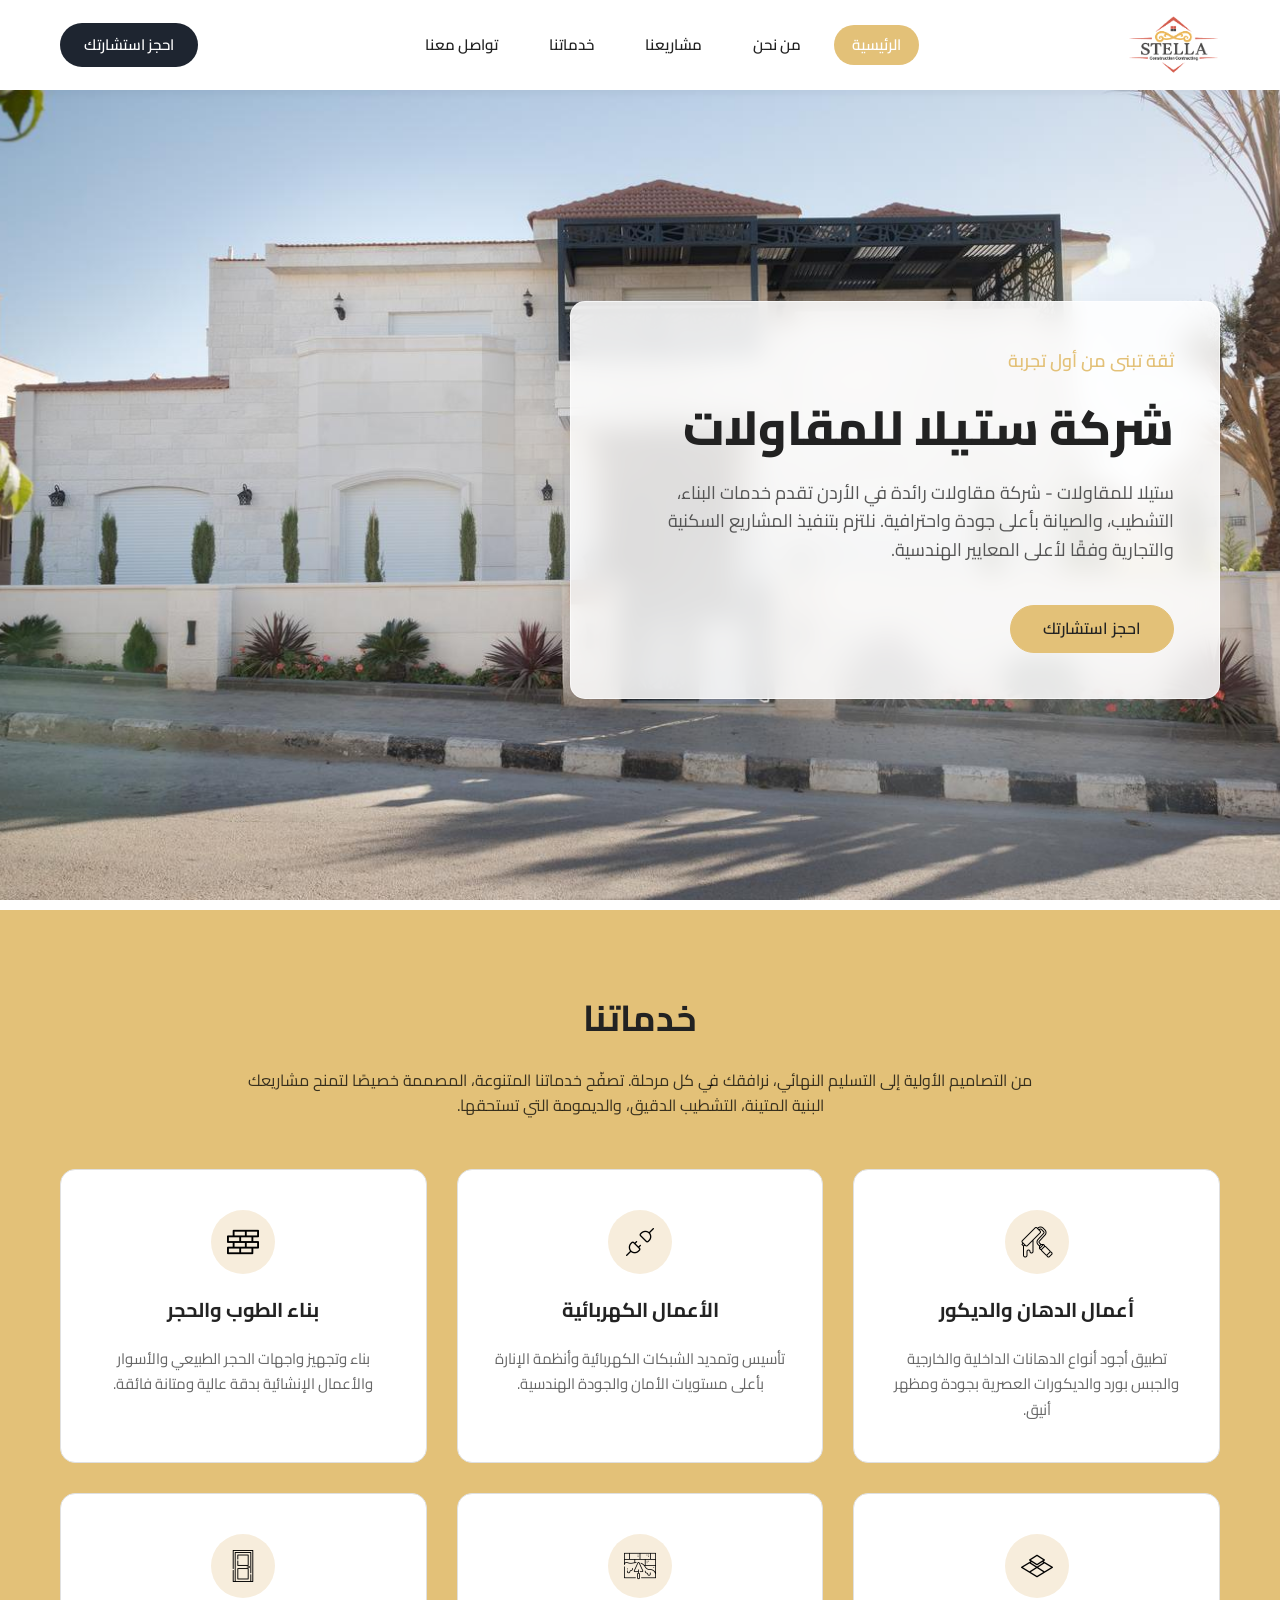
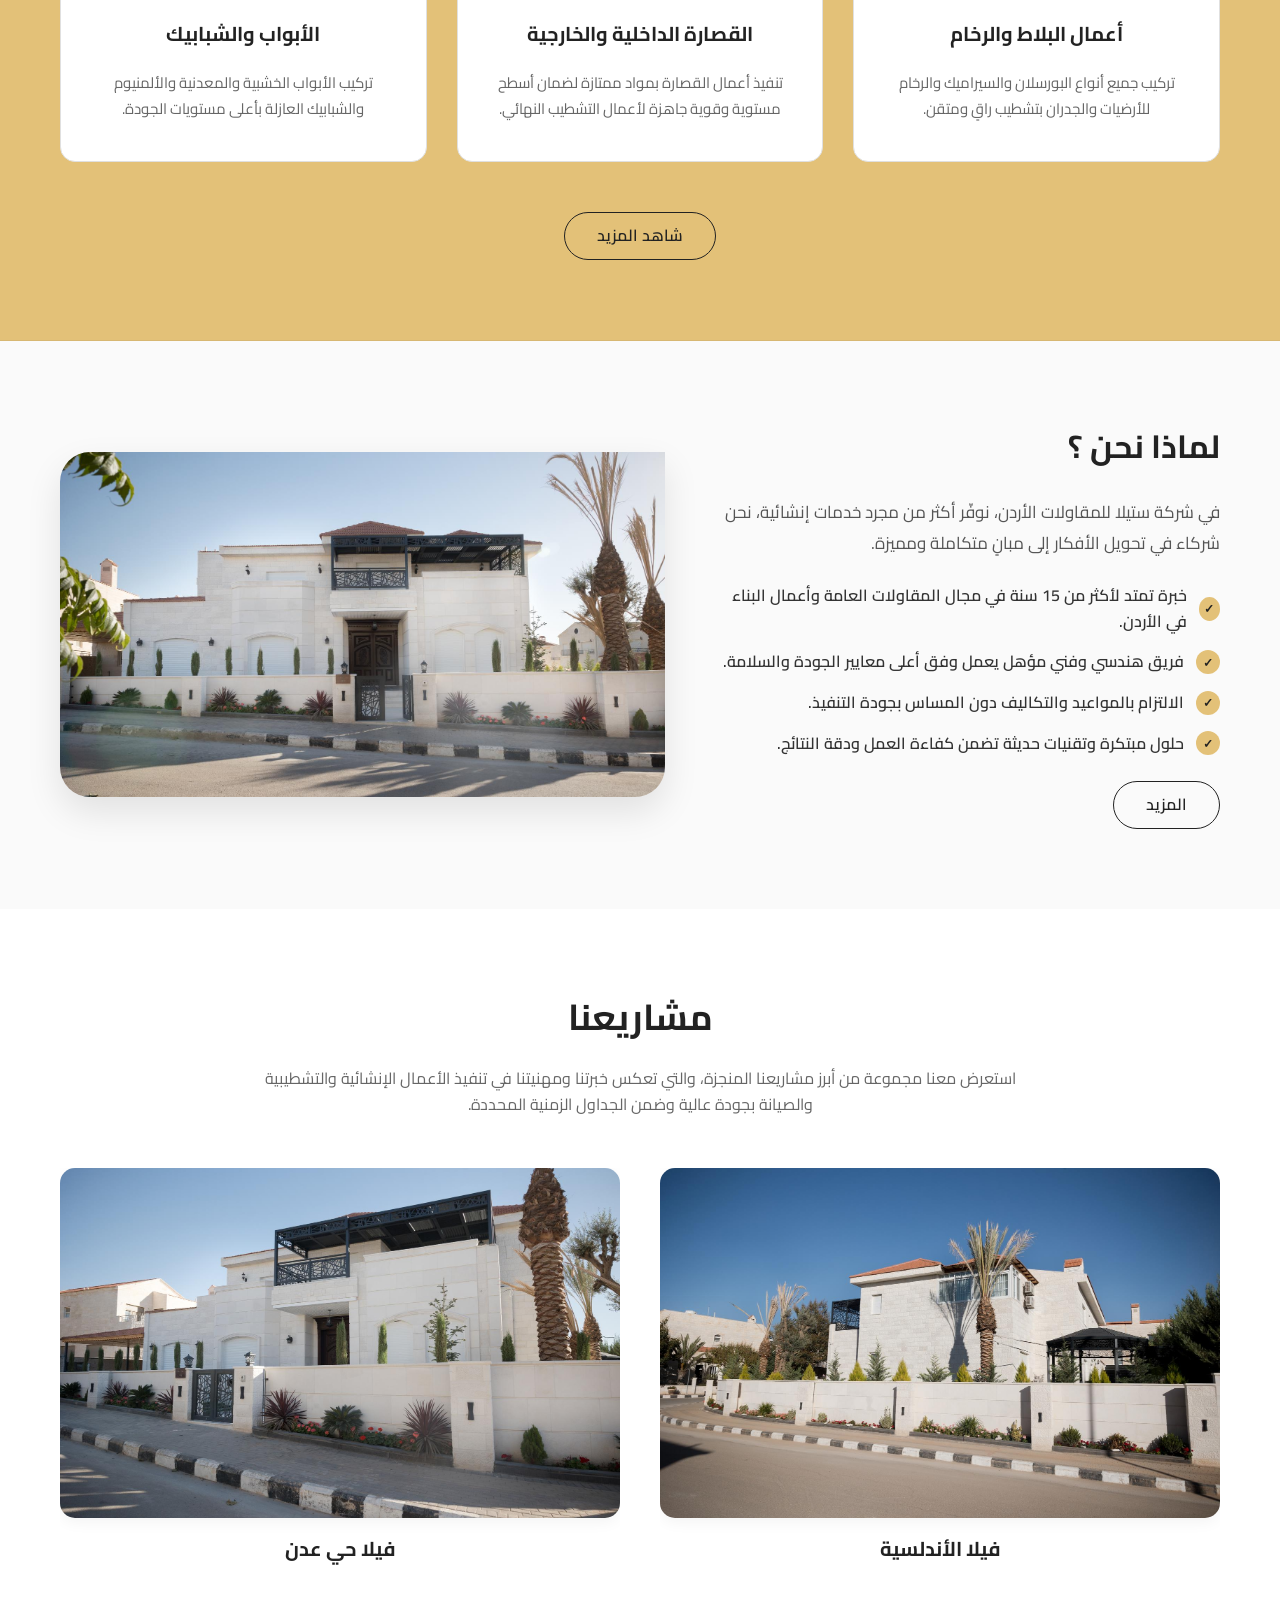
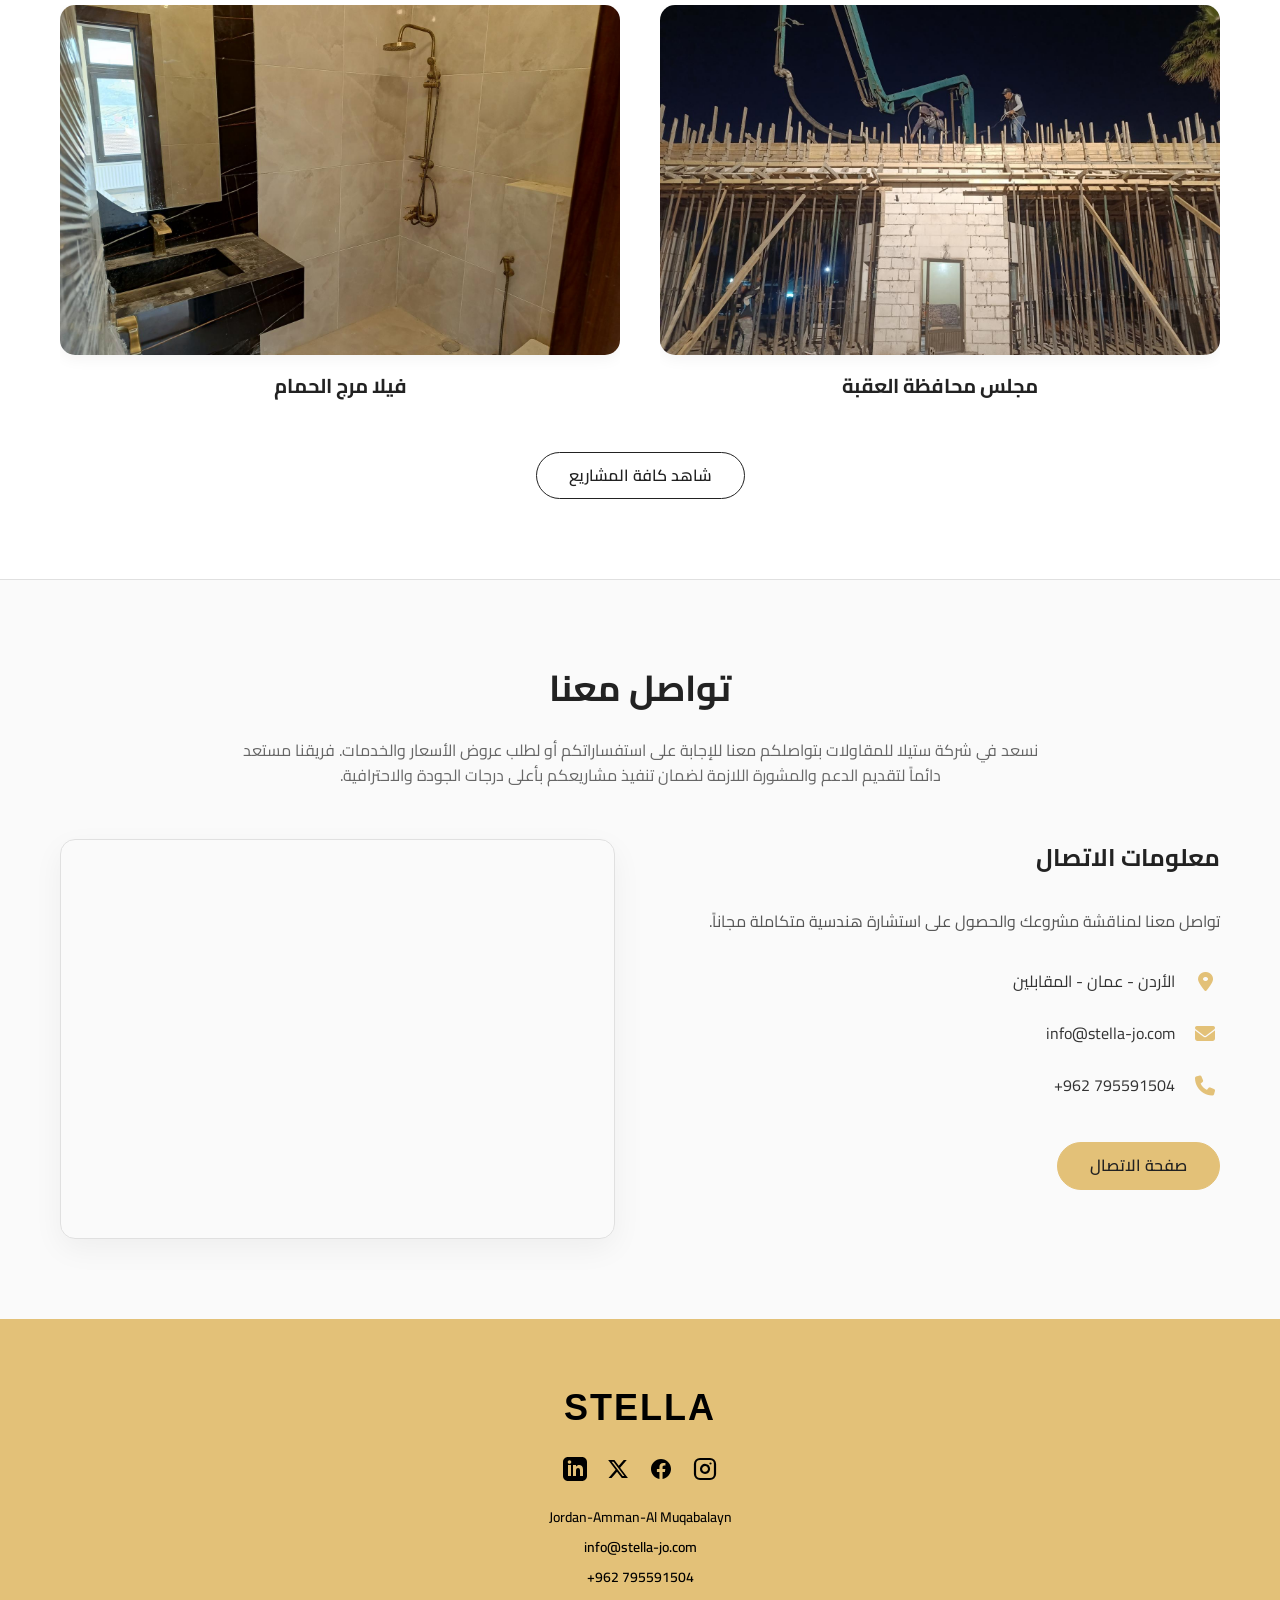
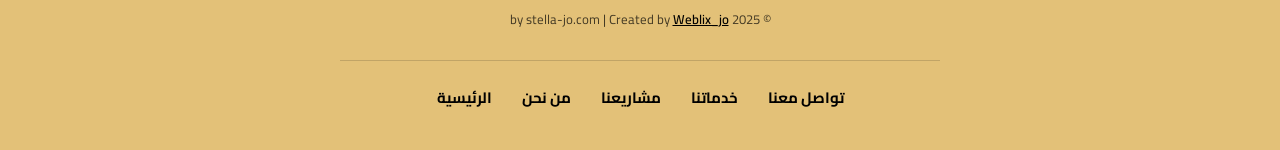
<file: index.html>
<!DOCTYPE html>
<html lang="ar" dir="rtl">
<head>
    <meta charset="UTF-8">
    <meta name="google-site-verification" content="pe7D3dU-62Nb_rDDzUlUPhvnsoC9Uukw9pT2M3aOP5E" />
    <!-- SEO & Canonical Link -->
    <link rel="canonical" href="https://www.stella-jo.com/">

    <!-- Open Graph / Facebook -->
    <meta property="og:type" content="website">
    <meta property="og:url" content="https://www.stella-jo.com/">
    <meta property="og:title" content="ستيلا للمقاولات | stella contracting">
    <meta property="og:description" content="ستيلا للمقاولات خبرة موثوقة في بناء الفلل، صيانة المباني، وتنفيذ المشاريع و المقاولات العامة بجودة عالية، مما يجعلها من أفضل شركات المقاولات بالأردن">
    <meta property="og:image" content="https://www.stella-jo.com/assets/images/logo.png">

    <!-- Twitter -->
    <meta property="twitter:card" content="summary_large_image">
    <meta property="twitter:url" content="https://www.stella-jo.com/">
    <meta property="twitter:title" content="ستيلا للمقاولات | stella contracting">
    <meta property="twitter:description" content="ستيلا للمقاولات خبرة موثوقة في بناء الفلل، صيانة المباني، وتنفيذ المشاريع و المقاولات العامة بجودة عالية، مما يجعلها من أفضل شركات المقاولات بالأردن">
    <meta property="twitter:image" content="https://www.stella-jo.com/assets/images/logo.png">
    <!-- JSON-LD Structured Data (LocalBusiness Schema) -->
    <script type="application/ld+json">
    {
      "@context": "https://schema.org",
      "@type": "LocalBusiness",
      "name": "شركة ستيلا للمقاولات العامة",
      "image": "https://www.stella-jo.com/assets/images/logo.png",
      "url": "https://www.stella-jo.com/",
      "telephone": "+962795591504",
      "email": "info@stella-jo.com",
      "priceRange": "$$",
      "address": {
        "@type": "PostalAddress",
        "streetAddress": "المقابلين",
        "addressLocality": "عمان",
        "addressCountry": "JO"
      },
      "geo": {
        "@type": "GeoCoordinates",
        "latitude": 31.91718,
        "longitude": 35.93343
      },
      "openingHoursSpecification": {
        "@type": "OpeningHoursSpecification",
        "dayOfWeek": [
          "Saturday",
          "Sunday",
          "Monday",
          "Tuesday",
          "Wednesday",
          "Thursday"
        ],
        "opens": "08:00",
        "closes": "17:00"
      },
      "sameAs": [
        "https://www.facebook.com",
        "https://www.instagram.com",
        "https://www.linkedin.com"
      ]
    }
    </script>
    <meta name="viewport" content="width=device-width, initial-scale=1.0">
    <title>ستيلا للمقاولات | stella contracting</title>
    <meta name="description" content="ستيلا للمقاولات خبرة موثوقة في بناء الفلل، صيانة المباني، وتنفيذ المشاريع و المقاولات العامة بجودة عالية، مما يجعلها من أفضل شركات المقاولات بالأردن">
    <link rel="icon" type="image/png" href="assets/images/logo.png">
    
    <!-- CSS Style -->
    <link rel="stylesheet" href="index.css">
    
    <!-- FontAwesome for Icons -->
    <link rel="stylesheet" href="https://cdnjs.cloudflare.com/ajax/libs/font-awesome/6.4.0/css/all.min.css">
</head>
<body>

    <!-- Header Navigation -->
    <header>
        <div class="container nav-container">
            <div class="logo">
                <a href="/">
                    <img width="949" height="673" src="assets/images/logo.png" alt="ستيلا للمقاولات">
                </a>
            </div>
            
            <button class="nav-toggle" aria-label="Toggle Navigation">
                <span></span>
                <span></span>
                <span></span>
            </button>
            
            <nav class="nav-menu">
                <a href="/" class="nav-link active">الرئيسية</a>
                <a href="about-us"" class="nav-link">من نحن</a>
                <a href="our-project"" class="nav-link">مشاريعنا</a>
                <a href="services"" class="nav-link">خدماتنا</a>
                <a href="countact-us"" class="nav-link">تواصل معنا</a>
            </nav>

            <div class="header-btn">
                <a href="countact-us"" class="btn-header">احجز استشارتك</a>
            </div>
        </div>
    </header>

    <!-- Hero Section -->
    <section class="hero">
        <div class="container">
            <div class="hero-content">
                <span class="hero-tagline">ثقة تبنى من أول تجربة</span>
                <h1 class="hero-title">شركة ستيلا للمقاولات</h1>
                <p class="hero-description">ستيلا للمقاولات - شركة مقاولات رائدة في الأردن تقدم خدمات البناء، التشطيب، والصيانة بأعلى جودة واحترافية. نلتزم بتنفيذ المشاريع السكنية والتجارية وفقًا لأعلى المعايير الهندسية.</p>
                <div>
                    <a href="countact-us"" class="btn btn-accent">احجز استشارتك</a>
                </div>
            </div>
        </div>
    </section>

    <!-- Services Section -->
    <section class="services-section">
        <div class="container">
            <h2 class="section-title">خدماتنا</h2>
            <p class="section-subtitle">من التصاميم الأولية إلى التسليم النهائي، نرافقك في كل مرحلة. تصفّح خدماتنا المتنوعة، المصممة خصيصًا لتمنح مشاريعك البنية المتينة، التشطيب الدقيق، والديمومة التي تستحقها.</p>
            
            <div class="services-grid">
                <a href="services#painting-decor"" class="service-card">
                    <div class="service-icon">
                        <img width="128" height="128" loading="lazy" src="assets/images/paint-roller.png" alt="أعمال الدهان والديكور">
                    </div>
                    <h3 class="service-title">أعمال الدهان والديكور</h3>
                    <p class="service-description">تطبيق أجود أنواع الدهانات الداخلية والخارجية والجبس بورد والديكورات العصرية بجودة ومظهر أنيق.</p>
                </a>
                
                <a href="services#mep-works"" class="service-card">
                    <div class="service-icon">
                        <img width="512" height="512" loading="lazy" src="assets/images/plug.png" alt="الأعمال الكهربائية">
                    </div>
                    <h3 class="service-title">الأعمال الكهربائية</h3>
                    <p class="service-description">تأسيس وتمديد الشبكات الكهربائية وأنظمة الإنارة بأعلى مستويات الأمان والجودة الهندسية.</p>
                </a>
                
                <a href="services#stone-masonry"" class="service-card">
                    <div class="service-icon">
                        <img width="512" height="512" loading="lazy" src="assets/images/brick-wall.png" alt="بناء الطوب والحجر">
                    </div>
                    <h3 class="service-title">بناء الطوب والحجر</h3>
                    <p class="service-description">بناء وتجهيز واجهات الحجر الطبيعي والأسوار والأعمال الإنشائية بدقة عالية ومتانة فائقة.</p>
                </a>
                
                <a href="services#tiling-marble"" class="service-card">
                    <div class="service-icon">
                        <img width="512" height="512" loading="lazy" src="assets/images/tiles.png" alt="أعمال البلاط والرخام">
                    </div>
                    <h3 class="service-title">أعمال البلاط والرخام</h3>
                    <p class="service-description">تركيب جميع أنواع البورسلان والسيراميك والرخام للأرضيات والجدران بتشطيب راقٍ ومتقن.</p>
                </a>
                
                <a href="services#plastering-works"" class="service-card">
                    <div class="service-icon">
                        <img width="512" height="512" loading="lazy" src="assets/images/plastering.png" alt="القصارة الداخلية والخارجية">
                    </div>
                    <h3 class="service-title">القصارة الداخلية والخارجية</h3>
                    <p class="service-description">تنفيذ أعمال القصارة بمواد ممتازة لضمان أسطح مستوية وقوية جاهزة لأعمال التشطيب النهائي.</p>
                </a>
                
                <a href="services#doors-windows"" class="service-card">
                    <div class="service-icon">
                        <img width="512" height="512" loading="lazy" src="assets/images/door.png" alt="الأبواب والشبابيك">
                    </div>
                    <h3 class="service-title">الأبواب والشبابيك</h3>
                    <p class="service-description">تركيب الأبواب الخشبية والمعدنية والألمنيوم والشبابيك العازلة بأعلى مستويات الجودة.</p>
                </a>
            </div>
            
            <div style="text-align: center; margin-top: 50px;">
                <a href="services"" class="btn">شاهد المزيد</a>
            </div>
        </div>
    </section>

    <!-- Why Us Section -->
    <section class="why-us-section" style="background-color: var(--bg-light);">
        <div class="container why-us-container">
            <div class="why-us-content">
                <h2 class="why-us-title">لماذا نحن ؟</h2>
                <p class="why-us-text">في شركة ستيلا للمقاولات الأردن، نوفّر أكثر من مجرد خدمات إنشائية، نحن شركاء في تحويل الأفكار إلى مبانٍ متكاملة ومميزة.</p>
                <div class="why-us-list">
                    <div class="why-us-list-item">خبرة تمتد لأكثر من 15 سنة في مجال المقاولات العامة وأعمال البناء في الأردن.</div>
                    <div class="why-us-list-item">فريق هندسي وفني مؤهل يعمل وفق أعلى معايير الجودة والسلامة.</div>
                    <div class="why-us-list-item">الالتزام بالمواعيد والتكاليف دون المساس بجودة التنفيذ.</div>
                    <div class="why-us-list-item">حلول مبتكرة وتقنيات حديثة تضمن كفاءة العمل ودقة النتائج.</div>
                </div>
                <div>
                    <a href="about-us"" class="btn">المزيد</a>
                </div>
            </div>
            
            <div class="why-us-image">
                <img width="1600" height="911" loading="lazy" src="assets/images/why-us.jpg" alt="لماذا ستيلا للمقاولات">
            </div>
        </div>
    </section>

    <!-- Projects Section -->
    <section class="projects-section">
        <div class="container">
            <h2 class="section-title">مشاريعنا</h2>
            <p class="section-subtitle">استعرض معنا مجموعة من أبرز مشاريعنا المنجزة، والتي تعكس خبرتنا ومهنيتنا في تنفيذ الأعمال الإنشائية والتشطيبية والصيانة بجودة عالية وضمن الجداول الزمنية المحددة.</p>
            
            <div class="projects-grid">
                <a href="our-project"" class="project-card">
                    <div class="project-image">
                        <img width="1600" height="1066" loading="lazy" src="assets/images/project-andalusya.jpg" alt="فيلا الأندلسية">
                    </div>
                    <h3 class="project-title">فيلا الأندلسية</h3>
                </a>
                
                <a href="our-project"" class="project-card">
                    <div class="project-image">
                        <img width="1600" height="1066" loading="lazy" src="assets/images/project-aden.jpg" alt="فيلا حي عدن">
                    </div>
                    <h3 class="project-title">فيلا حي عدن</h3>
                </a>
                
                <a href="our-project"" class="project-card">
                    <div class="project-image">
                        <img width="1600" height="1200" loading="lazy" src="assets/images/project-aqaba.jpg" alt="مجلس محافظة العقبة">
                    </div>
                    <h3 class="project-title">مجلس محافظة العقبة</h3>
                </a>
                
                <a href="our-project"" class="project-card">
                    <div class="project-image">
                        <img width="1600" height="1200" loading="lazy" src="assets/images/project-marj-hamam.jpg" alt="فيلا مرج الحمام">
                    </div>
                    <h3 class="project-title">فيلا مرج الحمام</h3>
                </a>
            </div>
            
            <div style="text-align: center; margin-top: 50px;">
                <a href="our-project"" class="btn">شاهد كافة المشاريع</a>
            </div>
        </div>
    </section>

    <!-- Contact Section -->
    <section class="contact-section" style="background-color: var(--bg-light); border-top: 1px solid var(--border-color);">
        <div class="container">
            <h2 class="section-title">تواصل معنا</h2>
            <p class="section-subtitle">نسعد في شركة ستيلا للمقاولات بتواصلكم معنا للإجابة على استفساراتكم أو لطلب عروض الأسعار والخدمات. فريقنا مستعد دائماً لتقديم الدعم والمشورة اللازمة لضمان تنفيذ مشاريعكم بأعلى درجات الجودة والاحترافية.</p>
            
            <div class="contact-container">
                <div class="contact-info-side">
                    <h3 style="font-size: 24px; font-weight: 700; color: var(--primary-color);">معلومات الاتصال</h3>
                    <p class="contact-text">تواصل معنا لمناقشة مشروعك والحصول على استشارة هندسية متكاملة مجاناً.</p>
                    
                    <div class="contact-details">
                        <div class="contact-detail-item">
                            <span class="contact-detail-icon"><i class="fa-solid fa-location-dot"></i></span>
                            <span>الأردن - عمان - المقابلين</span>
                        </div>
                        <div class="contact-detail-item">
                            <span class="contact-detail-icon"><i class="fa-solid fa-envelope"></i></span>
                            <a href="mailto:info@stella-jo.com">info@stella-jo.com</a>
                        </div>
                        <div class="contact-detail-item">
                            <span class="contact-detail-icon"><i class="fa-solid fa-phone"></i></span>
                            <a href="tel:+962795591504" style="direction: ltr; display: inline-block;">+962 795591504</a>
                        </div>
                    </div>
                    
                    <div style="margin-top: 10px;">
                        <a href="countact-us"" class="btn btn-accent">صفحة الاتصال</a>
                    </div>
                </div>
                
                <div class="map-container">
                    <!-- Standard Embedded Map for المقابلين/Amman near AlHanan hospital -->
                    <iframe src="https://www.google.com/maps/embed?pb=!1m18!1m12!1m3!1d3386.443187216654!2d35.9189033!3d31.9216091!2m3!1f0!2f0!3f0!3m2!1i1024!2i768!4f13.1!3m3!1m2!1s0x151b17d84d166827%3A0xe5c35ca9de40b466!2z2KfZhNmF2YLYp9io2YTZitmG2YAg2LnZhdmD2KfZhtiMINin2YTYo9ix2K_ZhtmK!5e0!3m2!1sar!2sjo!4v1719875151504!5m2!1sar!2sjo" allowfullscreen="" loading="lazy" referrerpolicy="no-referrer-when-downgrade"></iframe>
                </div>
            </div>
        </div>
    </section>

    <!-- Footer -->
    <footer></footer>

    <!-- Navigation & Scroll Script -->
    <script>
        // Mobile Menu toggle
        const navToggle = document.querySelector('.nav-toggle');
        const navMenu = document.querySelector('.nav-menu');
        
        navToggle.addEventListener('click', () => {
            navMenu.classList.toggle('active');
            navToggle.classList.toggle('active');
        });
        
        document.addEventListener('click', (e) => {
            if (!navToggle.contains(e.target) && !navMenu.contains(e.target)) {
                navMenu.classList.remove('active');
                navToggle.classList.remove('active');
            }
        });

        // Smart Header scroll reveal
        let lastScrollY = window.scrollY;
        const header = document.querySelector('header');
        
        window.addEventListener('scroll', () => {
            if (window.scrollY > lastScrollY && window.scrollY > 150) {
                // Scroll Down - hide header
                header.classList.add('header-hidden');
            } else {
                // Scroll Up - show header
                header.classList.remove('header-hidden');
            }
            lastScrollY = window.scrollY;
        });
    </script>
    <script src="footer.js"></script>
</body>
</html>
</file>
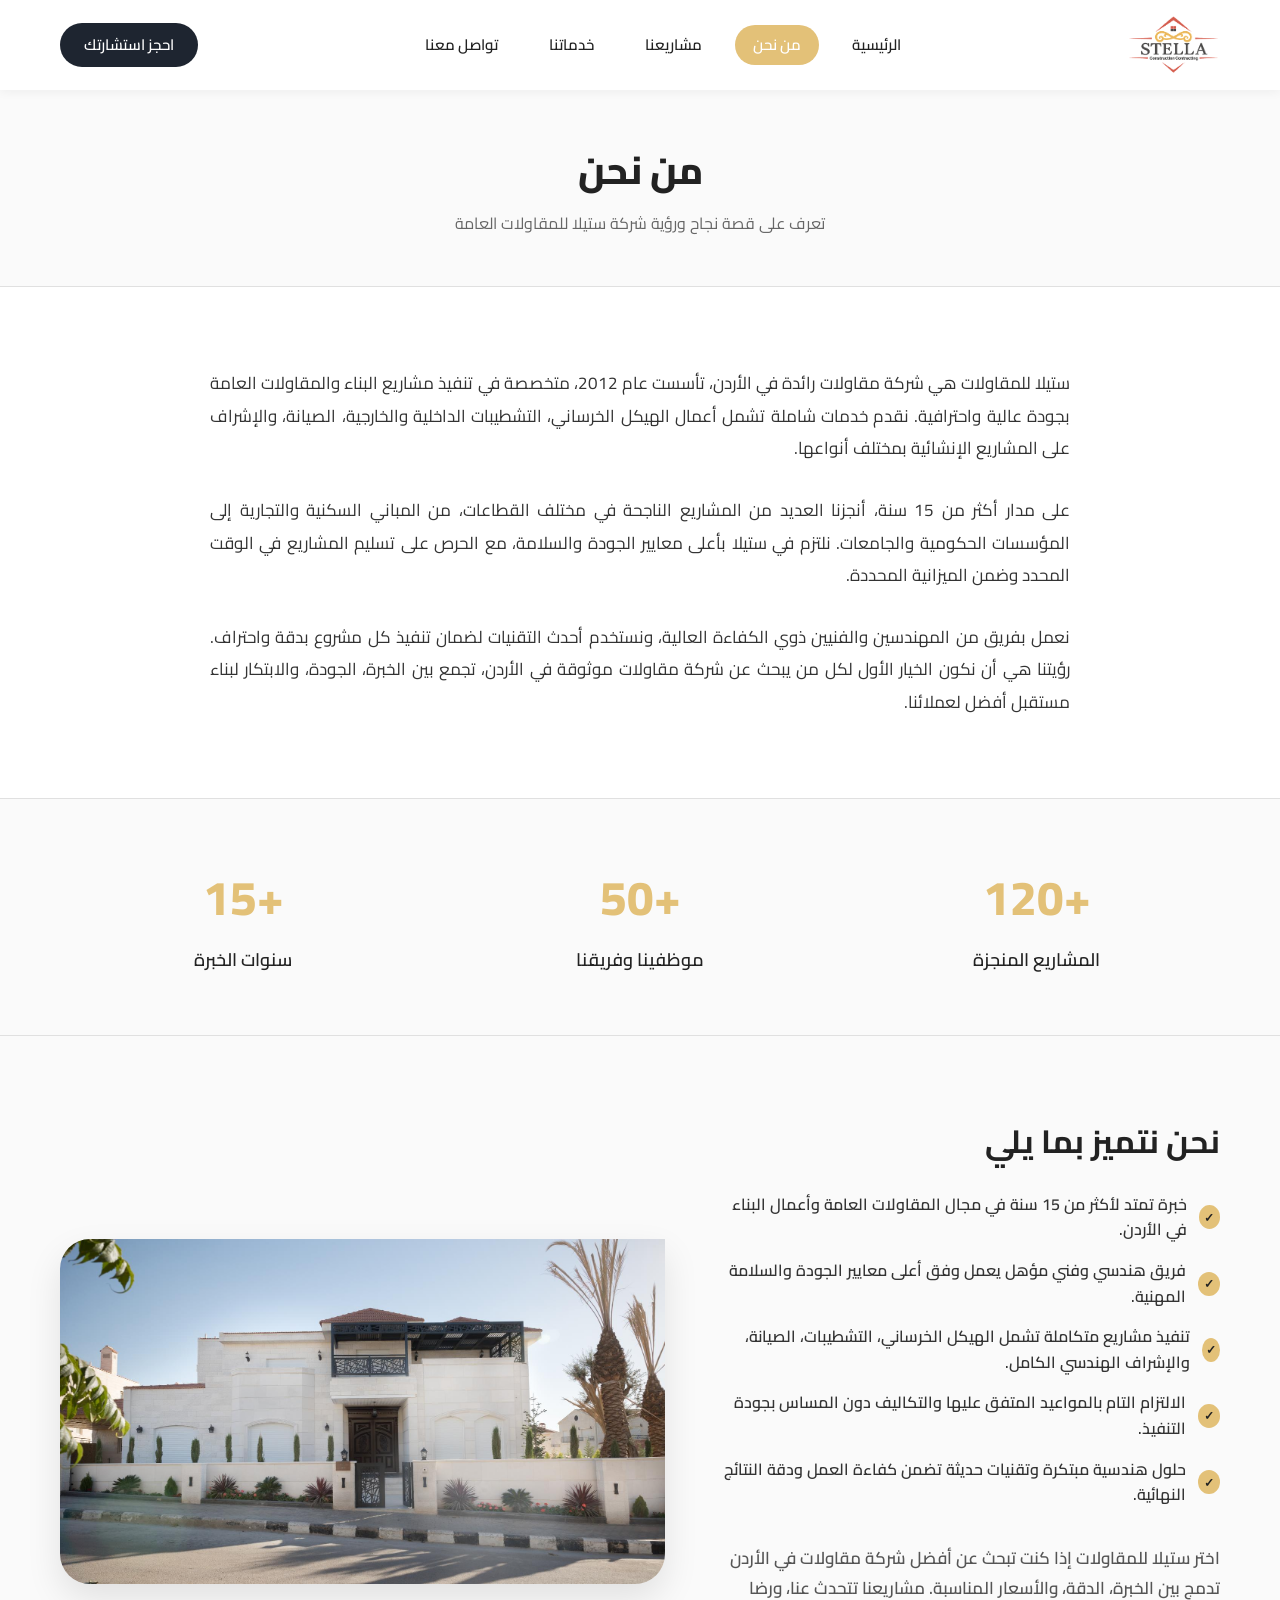
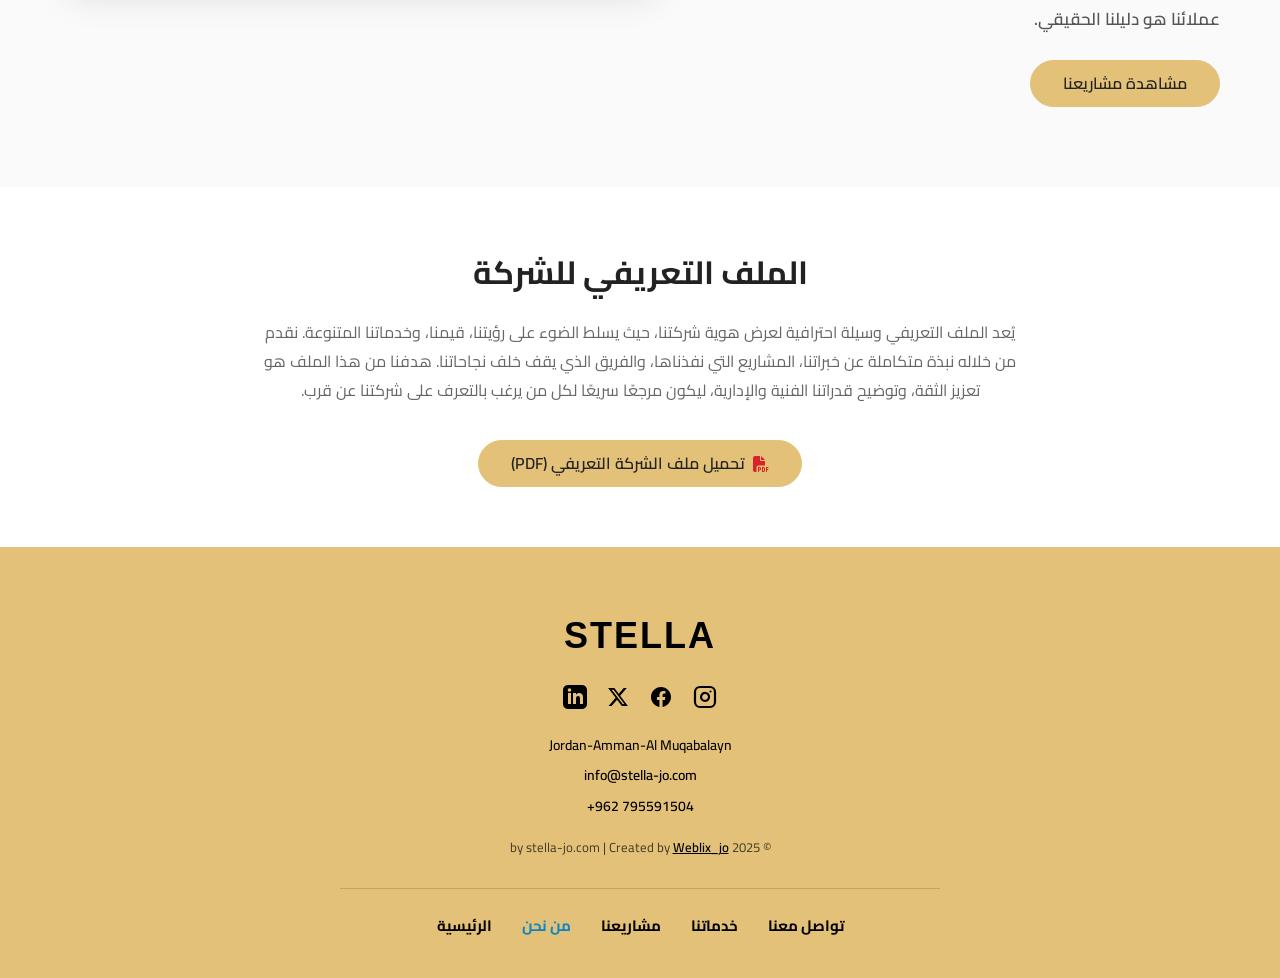
<file: about-us.html>
<!DOCTYPE html>
<html lang="ar" dir="rtl">
<head>
    <meta charset="UTF-8">
    <meta name="google-site-verification" content="pe7D3dU-62Nb_rDDzUlUPhvnsoC9Uukw9pT2M3aOP5E" />
    <!-- SEO & Canonical Link -->
    <link rel="canonical" href="https://www.stella-jo.com/about-us">

    <!-- Open Graph / Facebook -->
    <meta property="og:type" content="website">
    <meta property="og:url" content="https://www.stella-jo.com/about-us">
    <meta property="og:title" content="من نحن | stella">
    <meta property="og:description" content="تعرف على ستيلا للمقاولات – شركة مقاولات رائدة في الأردن بخبرة تتجاوز 15 عامًا في البناء، التشطيبات، والإشراف الهندسي، مع التزام كامل بالجودة والموعد.">
    <meta property="og:image" content="https://www.stella-jo.com/assets/images/logo.png">

    <!-- Twitter -->
    <meta property="twitter:card" content="summary_large_image">
    <meta property="twitter:url" content="https://www.stella-jo.com/about-us">
    <meta property="twitter:title" content="من نحن | stella">
    <meta property="twitter:description" content="تعرف على ستيلا للمقاولات – شركة مقاولات رائدة في الأردن بخبرة تتجاوز 15 عامًا في البناء، التشطيبات، والإشراف الهندسي، مع التزام كامل بالجودة والموعد.">
    <meta property="twitter:image" content="https://www.stella-jo.com/assets/images/logo.png">
    <meta name="viewport" content="width=device-width, initial-scale=1.0">
    <title>من نحن | stella</title>
    <meta name="description" content="تعرف على ستيلا للمقاولات – شركة مقاولات رائدة في الأردن بخبرة تتجاوز 15 عامًا في البناء، التشطيبات، والإشراف الهندسي، مع التزام كامل بالجودة والموعد.">
    <link rel="icon" type="image/png" href="assets/images/logo.png">
    
    <!-- CSS Style -->
    <link rel="stylesheet" href="index.css">
    
    <!-- FontAwesome for Icons -->
    <link rel="stylesheet" href="https://cdnjs.cloudflare.com/ajax/libs/font-awesome/6.4.0/css/all.min.css">
</head>
<body>

    <!-- Header Navigation -->
    <header>
        <div class="container nav-container">
            <div class="logo">
                <a href="/">
                    <img width="949" height="673" src="assets/images/logo.png" alt="ستيلا للمقاولات">
                </a>
            </div>
            
            <button class="nav-toggle" aria-label="Toggle Navigation">
                <span></span>
                <span></span>
                <span></span>
            </button>
            
            <nav class="nav-menu">
                <a href="/" class="nav-link">الرئيسية</a>
                <a href="about-us"" class="nav-link active">من نحن</a>
                <a href="our-project"" class="nav-link">مشاريعنا</a>
                <a href="services"" class="nav-link">خدماتنا</a>
                <a href="countact-us"" class="nav-link">تواصل معنا</a>
            </nav>

            <div class="header-btn">
                <a href="countact-us"" class="btn-header">احجز استشارتك</a>
            </div>
        </div>
    </header>

    <!-- Page Title Banner -->
    <section style="background-color: var(--bg-light); padding: 50px 0; border-bottom: 1px solid var(--border-color); text-align: center;">
        <div class="container">
            <h1 style="font-size: 38px; font-weight: 800; color: var(--primary-color);">من نحن</h1>
            <p style="color: #666666; margin-top: 10px; font-size: 16px;">تعرف على قصة نجاح ورؤية شركة ستيلا للمقاولات العامة</p>
        </div>
    </section>

    <!-- Company Intro Section -->
    <section>
        <div class="container" style="max-width: 900px; display: flex; flex-direction: column; gap: 30px; line-height: 1.9; font-size: 17px; text-align: justify;">
            <p>ستيلا للمقاولات هي شركة مقاولات رائدة في الأردن، تأسست عام 2012، متخصصة في تنفيذ مشاريع البناء والمقاولات العامة بجودة عالية واحترافية. نقدم خدمات شاملة تشمل أعمال الهيكل الخرساني، التشطيبات الداخلية والخارجية، الصيانة، والإشراف على المشاريع الإنشائية بمختلف أنواعها.</p>
            <p>على مدار أكثر من 15 سنة، أنجزنا العديد من المشاريع الناجحة في مختلف القطاعات، من المباني السكنية والتجارية إلى المؤسسات الحكومية والجامعات. نلتزم في ستيلا بأعلى معايير الجودة والسلامة، مع الحرص على تسليم المشاريع في الوقت المحدد وضمن الميزانية المحددة.</p>
            <p>نعمل بفريق من المهندسين والفنيين ذوي الكفاءة العالية، ونستخدم أحدث التقنيات لضمان تنفيذ كل مشروع بدقة واحتراف. رؤيتنا هي أن نكون الخيار الأول لكل من يبحث عن شركة مقاولات موثوقة في الأردن، تجمع بين الخبرة، الجودة، والابتكار لبناء مستقبل أفضل لعملائنا.</p>
        </div>
    </section>

    <!-- Statistics Section -->
    <section class="stats-section">
        <div class="container stats-grid">
            <div class="stat-item">
                <span class="stat-number" data-target="120">+0</span>
                <span class="stat-label">المشاريع المنجزة</span>
            </div>
            <div class="stat-item">
                <span class="stat-number" data-target="50">+0</span>
                <span class="stat-label">موظفينا وفريقنا</span>
            </div>
            <div class="stat-item">
                <span class="stat-number" data-target="15">+0</span>
                <span class="stat-label">سنوات الخبرة</span>
            </div>
        </div>
    </section>

    <!-- Why Choose Us -->
    <section style="background-color: var(--bg-light);">
        <div class="container why-us-container">
            <div class="why-us-content">
                <h2 class="why-us-title">نحن نتميز بما يلي</h2>
                <div class="why-us-list">
                    <div class="why-us-list-item">خبرة تمتد لأكثر من 15 سنة في مجال المقاولات العامة وأعمال البناء في الأردن.</div>
                    <div class="why-us-list-item">فريق هندسي وفني مؤهل يعمل وفق أعلى معايير الجودة والسلامة المهنية.</div>
                    <div class="why-us-list-item">تنفيذ مشاريع متكاملة تشمل الهيكل الخرساني، التشطيبات، الصيانة، والإشراف الهندسي الكامل.</div>
                    <div class="why-us-list-item">الالتزام التام بالمواعيد المتفق عليها والتكاليف دون المساس بجودة التنفيذ.</div>
                    <div class="why-us-list-item">حلول هندسية مبتكرة وتقنيات حديثة تضمن كفاءة العمل ودقة النتائج النهائية.</div>
                </div>
                <p class="why-us-text" style="font-weight: 600; margin-top: 10px;">اختر ستيلا للمقاولات إذا كنت تبحث عن أفضل شركة مقاولات في الأردن تدمج بين الخبرة، الدقة، والأسعار المناسبة. مشاريعنا تتحدث عنا، ورضا عملائنا هو دليلنا الحقيقي.</p>
                <div>
                    <a href="our-project"" class="btn btn-accent">مشاهدة مشاريعنا</a>
                </div>
            </div>
            
            <div class="why-us-image">
                <img width="1600" height="911" loading="lazy" src="assets/images/why-us.jpg" alt="ستيلا للمقاولات">
            </div>
        </div>
    </section>

    <!-- Company Profile Section -->
    <section style="padding: 60px 0;">
        <div class="container" style="text-align: center; max-width: 800px; display: flex; flex-direction: column; gap: 20px; align-items: center;">
            <h2 style="font-size: 32px; font-weight: 700; color: var(--primary-color);">الملف التعريفي للشركة</h2>
            <p style="font-size: 16px; color: #666666; line-height: 1.8;">يُعد الملف التعريفي وسيلة احترافية لعرض هوية شركتنا، حيث يسلط الضوء على رؤيتنا، قيمنا، وخدماتنا المتنوعة. نقدم من خلاله نبذة متكاملة عن خبراتنا، المشاريع التي نفذناها، والفريق الذي يقف خلف نجاحاتنا. هدفنا من هذا الملف هو تعزيز الثقة، وتوضيح قدراتنا الفنية والإدارية، ليكون مرجعًا سريعًا لكل من يرغب بالتعرف على شركتنا عن قرب.</p>
            <div style="margin-top: 15px;">
                <a href="assets/pdf/stella.pdf" target="_blank" download class="btn btn-accent" style="display: inline-flex; align-items: center; gap: 8px;"><i class="fa-solid fa-file-pdf" style="font-size: 16px; color: #d8232a;"></i> تحميل ملف الشركة التعريفي (PDF)</a>
            </div>
        </div>
    </section>

    <!-- Footer -->
    <footer></footer>

    <!-- Navigation & Scroll Script -->
    <script>
        // Mobile Menu toggle
        const navToggle = document.querySelector('.nav-toggle');
        const navMenu = document.querySelector('.nav-menu');
        
        navToggle.addEventListener('click', () => {
            navMenu.classList.toggle('active');
            navToggle.classList.toggle('active');
        });
        
        document.addEventListener('click', (e) => {
            if (!navToggle.contains(e.target) && !navMenu.contains(e.target)) {
                navMenu.classList.remove('active');
                navToggle.classList.remove('active');
            }
        });

        // Smart Header scroll reveal
        let lastScrollY = window.scrollY;
        const header = document.querySelector('header');
        
        window.addEventListener('scroll', () => {
            if (window.scrollY > lastScrollY && window.scrollY > 150) {
                // Scroll Down - hide header
                header.classList.add('header-hidden');
            } else {
                // Scroll Up - show header
                header.classList.remove('header-hidden');
            }
            lastScrollY = window.scrollY;
        });

        // Animated Counters
        const counters = document.querySelectorAll('.stat-number');
        
        const startCounters = () => {
            counters.forEach(counter => {
                const updateCount = () => {
                    const target = parseInt(counter.getAttribute('data-target'));
                    const count = parseInt(counter.innerText.replace('+', ''));
                    
                    // Increment speed scaling
                    const increment = Math.ceil(target / 40);
                    
                    if (count < target) {
                        counter.innerText = '+' + (count + increment > target ? target : count + increment);
                        setTimeout(updateCount, 30);
                    } else {
                        counter.innerText = '+' + target;
                    }
                };
                updateCount();
            });
        };

        // Scroll observer for stats section
        const observerOptions = {
            root: null,
            threshold: 0.3
        };

        const statsSection = document.querySelector('.stats-section');
        if (statsSection) {
            const observer = new IntersectionObserver((entries, observer) => {
                entries.forEach(entry => {
                    if (entry.isIntersecting) {
                        startCounters();
                        observer.unobserve(entry.target);
                    }
                });
            }, observerOptions);

            observer.observe(statsSection);
        }
    </script>
    <script src="footer.js"></script>
</body>
</html>
</file>
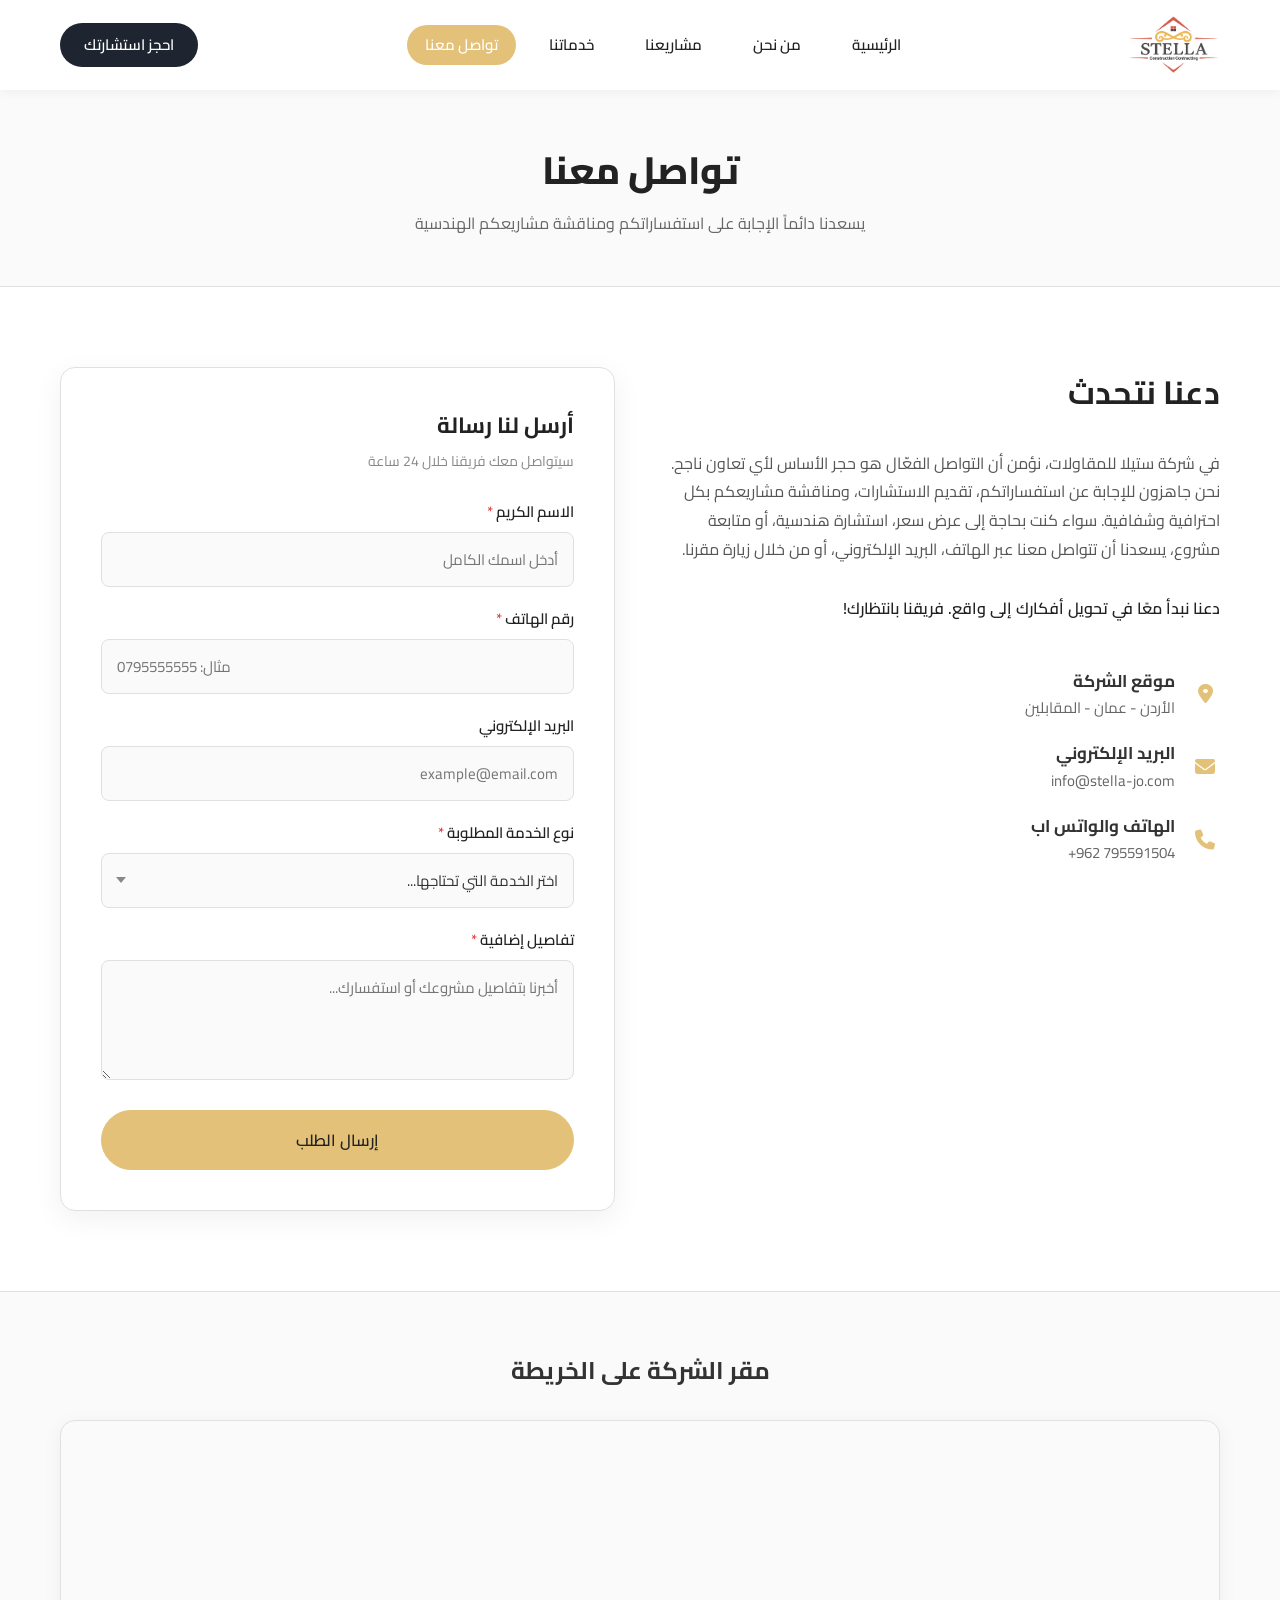
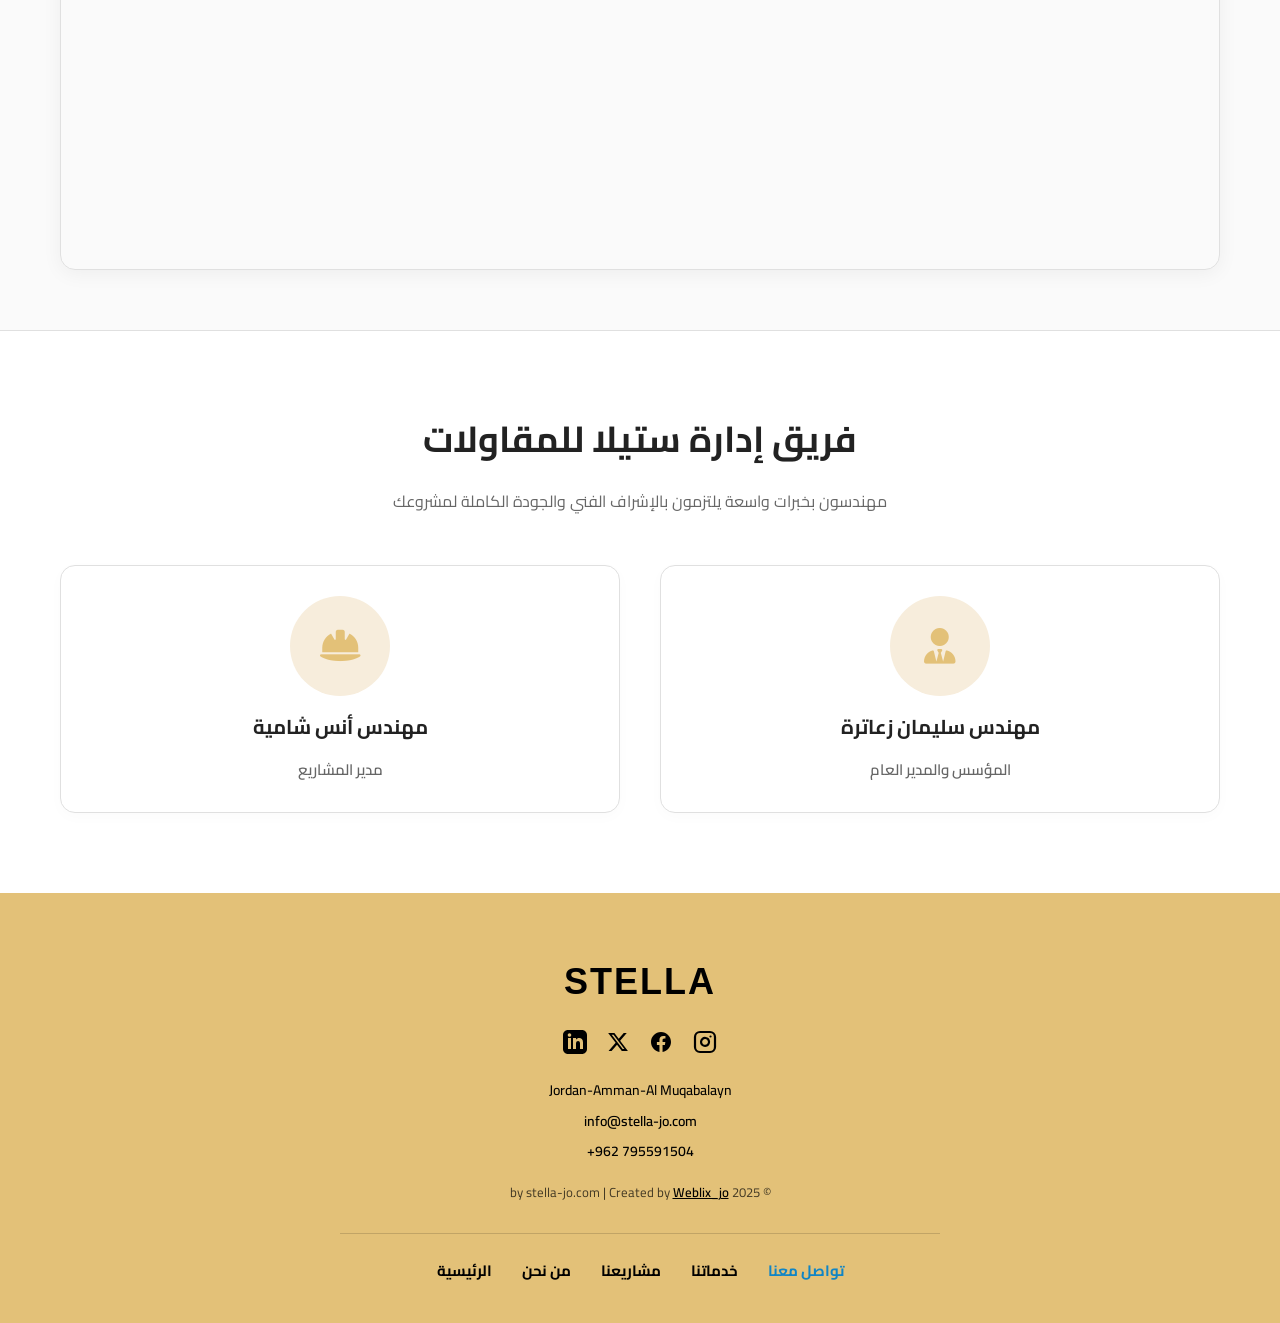
<file: countact-us.html>
<!DOCTYPE html>
<html lang="ar" dir="rtl">
<head>
    <meta charset="UTF-8">
    <meta name="google-site-verification" content="pe7D3dU-62Nb_rDDzUlUPhvnsoC9Uukw9pT2M3aOP5E" />
    <!-- SEO & Canonical Link -->
    <link rel="canonical" href="https://www.stella-jo.com/countact-us">

    <!-- Open Graph / Facebook -->
    <meta property="og:type" content="website">
    <meta property="og:url" content="https://www.stella-jo.com/countact-us">
    <meta property="og:title" content="تواصل معنا | stella">
    <meta property="og:description" content="تواصل مع ستيلا للمقاولات في الأردن لطلب عرض سعر أو استشارة مجانية. فريقنا جاهز للإجابة عن استفساراتك حول خدمات البناء والتشطيبات.">
    <meta property="og:image" content="https://www.stella-jo.com/assets/images/logo.png">

    <!-- Twitter -->
    <meta property="twitter:card" content="summary_large_image">
    <meta property="twitter:url" content="https://www.stella-jo.com/countact-us">
    <meta property="twitter:title" content="تواصل معنا | stella">
    <meta property="twitter:description" content="تواصل مع ستيلا للمقاولات في الأردن لطلب عرض سعر أو استشارة مجانية. فريقنا جاهز للإجابة عن استفساراتك حول خدمات البناء والتشطيبات.">
    <meta property="twitter:image" content="https://www.stella-jo.com/assets/images/logo.png">
    <meta name="viewport" content="width=device-width, initial-scale=1.0">
    <title>تواصل معنا | stella</title>
    <meta name="description" content="تواصل مع ستيلا للمقاولات في الأردن لطلب عرض سعر أو استشارة مجانية. فريقنا جاهز للإجابة عن استفساراتك حول خدمات البناء والتشطيبات.">
    <link rel="icon" type="image/png" href="assets/images/logo.png">
    
    <!-- CSS Style -->
    <link rel="stylesheet" href="index.css">
    
    <!-- FontAwesome for Icons -->
    <link rel="stylesheet" href="https://cdnjs.cloudflare.com/ajax/libs/font-awesome/6.4.0/css/all.min.css">
    
    <style>
        .contact-form-side {
            background-color: var(--bg-white);
            border: 1px solid var(--border-color);
            border-radius: var(--border-radius-md);
            padding: 40px;
            box-shadow: 0 8px 30px rgba(0, 0, 0, 0.06);
        }
        
        .form-group {
            margin-bottom: 20px;
            display: flex;
            flex-direction: column;
            gap: 8px;
        }
        
        .form-group label {
            font-size: 15px;
            font-weight: 600;
            color: var(--primary-color);
        }
        
        .form-control {
            width: 100%;
            padding: 12px 15px;
            border: 1.5px solid var(--border-color);
            border-radius: var(--border-radius-sm);
            font-family: var(--font-family);
            font-size: 15px;
            outline: none;
            background: #fafafa;
            color: var(--text-color);
            transition: border-color var(--transition-speed) ease, box-shadow var(--transition-speed) ease, background var(--transition-speed) ease;
            appearance: none;
            -webkit-appearance: none;
        }
        
        .form-control:focus {
            border-color: var(--accent-color);
            background: #ffffff;
            box-shadow: 0 0 0 3px rgba(227, 193, 120, 0.18);
        }
        
        textarea.form-control {
            resize: vertical;
            min-height: 120px;
        }

        .select-wrapper {
            position: relative;
        }
        .select-wrapper::after {
            content: "";
            position: absolute;
            left: 15px;
            top: 50%;
            transform: translateY(-50%);
            width: 0;
            height: 0;
            border-left: 5px solid transparent;
            border-right: 5px solid transparent;
            border-top: 6px solid #888;
            pointer-events: none;
        }
        select.form-control {
            cursor: pointer;
            padding-left: 35px;
        }
        select.form-control option {
            font-family: var(--font-family);
        }

        /* ====== Custom Modal Notification ====== */
        .notif-overlay {
            position: fixed;
            inset: 0;
            background: rgba(0,0,0,0.45);
            backdrop-filter: blur(4px);
            -webkit-backdrop-filter: blur(4px);
            z-index: 99999;
            display: flex;
            align-items: center;
            justify-content: center;
            padding: 20px;
            opacity: 0;
            visibility: hidden;
            transition: opacity 0.3s ease, visibility 0.3s ease;
        }
        .notif-overlay.show {
            opacity: 1;
            visibility: visible;
        }
        .notif-box {
            background: #ffffff;
            border-radius: 20px;
            padding: 48px 40px 36px;
            max-width: 440px;
            width: 100%;
            text-align: center;
            box-shadow: 0 25px 60px rgba(0,0,0,0.2);
            transform: scale(0.85) translateY(20px);
            transition: transform 0.35s cubic-bezier(0.34,1.56,0.64,1);
            position: relative;
        }
        .notif-overlay.show .notif-box {
            transform: scale(1) translateY(0);
        }
        .notif-icon-wrap {
            width: 80px;
            height: 80px;
            border-radius: 50%;
            display: flex;
            align-items: center;
            justify-content: center;
            margin: 0 auto 20px;
            font-size: 36px;
        }
        .notif-icon-wrap.success {
            background: linear-gradient(135deg, #d4f5e9, #a8edce);
            color: #1a9e6b;
        }
        .notif-icon-wrap.error {
            background: linear-gradient(135deg, #fde8e8, #fbbfbf);
            color: #e53e3e;
        }
        .notif-title {
            font-size: 22px;
            font-weight: 800;
            color: var(--primary-color);
            margin-bottom: 10px;
        }
        .notif-message {
            font-size: 15px;
            color: #666;
            line-height: 1.7;
            margin-bottom: 28px;
        }
        .notif-close-btn {
            background: var(--accent-color);
            color: var(--primary-color);
            border: none;
            border-radius: 50px;
            padding: 12px 40px;
            font-size: 15px;
            font-weight: 700;
            font-family: var(--font-family);
            cursor: pointer;
            transition: transform 0.2s ease, box-shadow 0.2s ease;
        }
        .notif-close-btn:hover {
            transform: translateY(-2px);
            box-shadow: 0 8px 20px rgba(227,193,120,0.4);
        }
        @media (max-width: 480px) {
            .notif-box {
                padding: 36px 24px 28px;
            }
            .notif-title { font-size: 19px; }
        }
    </style>
</head>
<body>

    <!-- Header Navigation -->
    <header>
        <div class="container nav-container">
            <div class="logo">
                <a href="/">
                    <img width="949" height="673" src="assets/images/logo.png" alt="ستيلا للمقاولات">
                </a>
            </div>
            
            <button class="nav-toggle" aria-label="Toggle Navigation">
                <span></span>
                <span></span>
                <span></span>
            </button>
            
            <nav class="nav-menu">
                <a href="/" class="nav-link">الرئيسية</a>
                <a href="about-us"" class="nav-link">من نحن</a>
                <a href="our-project"" class="nav-link">مشاريعنا</a>
                <a href="services"" class="nav-link">خدماتنا</a>
                <a href="countact-us"" class="nav-link active">تواصل معنا</a>
            </nav>

            <div class="header-btn">
                <a href="countact-us"" class="btn-header">احجز استشارتك</a>
            </div>
        </div>
    </header>

    <!-- Page Title Banner -->
    <section style="background-color: var(--bg-light); padding: 50px 0; border-bottom: 1px solid var(--border-color); text-align: center;">
        <div class="container">
            <h1 style="font-size: 38px; font-weight: 800; color: var(--primary-color);">تواصل معنا</h1>
            <p style="color: #666666; margin-top: 10px; font-size: 16px;">يسعدنا دائماً الإجابة على استفساراتكم ومناقشة مشاريعكم الهندسية</p>
        </div>
    </section>

    <!-- Contact Content & Form -->
    <section>
        <div class="container">
            <div class="contact-container">
                <!-- Info Side -->
                <div class="contact-info-side">
                    <h2 style="font-size: 32px; font-weight: 700; color: var(--primary-color);">دعنا نتحدث</h2>
                    <p class="contact-text" style="font-size: 16px; line-height: 1.8;">في شركة ستيلا للمقاولات، نؤمن أن التواصل الفعّال هو حجر الأساس لأي تعاون ناجح. نحن جاهزون للإجابة عن استفساراتكم، تقديم الاستشارات، ومناقشة مشاريعكم بكل احترافية وشفافية. سواء كنت بحاجة إلى عرض سعر، استشارة هندسية، أو متابعة مشروع، يسعدنا أن تتواصل معنا عبر الهاتف، البريد الإلكتروني، أو من خلال زيارة مقرنا.</p>
                    <p class="contact-text" style="font-weight: 600; font-size: 16px; color: var(--primary-color);">دعنا نبدأ معًا في تحويل أفكارك إلى واقع. فريقنا بانتظارك!</p>
                    
                    <div class="contact-details" style="margin-top: 15px;">
                        <div class="contact-detail-item">
                            <span class="contact-detail-icon"><i class="fa-solid fa-location-dot"></i></span>
                            <div>
                                <h4 style="font-weight: 700; font-size: 17px;">موقع الشركة</h4>
                                <span style="font-size: 15px; color: #666666;">الأردن - عمان - المقابلين</span>
                            </div>
                        </div>
                        <div class="contact-detail-item">
                            <span class="contact-detail-icon"><i class="fa-solid fa-envelope"></i></span>
                            <div>
                                <h4 style="font-weight: 700; font-size: 17px;">البريد الإلكتروني</h4>
                                <a href="mailto:info@stella-jo.com" style="font-size: 15px; color: #666666;">info@stella-jo.com</a>
                            </div>
                        </div>
                        <div class="contact-detail-item">
                            <span class="contact-detail-icon"><i class="fa-solid fa-phone"></i></span>
                            <div>
                                <h4 style="font-weight: 700; font-size: 17px;">الهاتف والواتس اب</h4>
                                <a href="tel:+962795591504" style="direction: ltr; display: inline-block; font-size: 15px; color: #666666;">+962 795591504</a>
                            </div>
                        </div>
                    </div>
                </div>

                <!-- Form Side -->
                <div class="contact-form-side">
                    <h3 style="font-size: 22px; font-weight: 700; margin-bottom: 6px; color: var(--primary-color);">أرسل لنا رسالة</h3>
                    <p style="font-size: 14px; color: #888; margin-bottom: 28px;">سيتواصل معك فريقنا خلال 24 ساعة</p>
                    <form action="https://api.web3forms.com/submit" method="POST" id="contactForm">
                        <!-- Web3Forms Config -->
                        <input type="hidden" name="access_key" value="100d6867-7275-42d5-9665-223df7dbd7d4">
                        <input type="hidden" name="subject" value="رسالة جديدة من موقع ستيلا للمقاولات">
                        <input type="hidden" name="from_name" value="موقع ستيلا للمقاولات">
                        
                        <div class="form-group">
                            <label for="name">الاسم الكريم <span style="color:#e53e3e">*</span></label>
                            <input type="text" id="name" name="name" class="form-control" placeholder="أدخل اسمك الكامل" required>
                        </div>
                        <div class="form-group">
                            <label for="phone">رقم الهاتف <span style="color:#e53e3e">*</span></label>
                            <input type="tel" id="phone" name="phone" class="form-control" placeholder="مثال: 0795555555" required>
                        </div>
                        <div class="form-group">
                            <label for="email">البريد الإلكتروني</label>
                            <input type="email" id="email" name="email" class="form-control" placeholder="example@email.com">
                        </div>
                        <div class="form-group">
                            <label for="service">نوع الخدمة المطلوبة <span style="color:#e53e3e">*</span></label>
                            <div class="select-wrapper">
                                <select id="service" name="service" class="form-control" required>
                                    <option value="" disabled selected>اختر الخدمة التي تحتاجها...</option>
                                    <option value="أعمال البناء والهياكل الخرسانية">🏗️ أعمال البناء والهياكل الخرسانية</option>
                                    <option value="أعمال البلاط والرخام">🪨 أعمال البلاط والرخام</option>
                                    <option value="أعمال الدهان والديكور">🎨 أعمال الدهان والديكور</option>
                                    <option value="أعمال الكهرباء والميكانيك">⚡ أعمال الكهرباء والميكانيك (MEP)</option>
                                    <option value="أعمال القصارة الداخلية والخارجية">🧱 أعمال القصارة الداخلية والخارجية</option>
                                    <option value="أعمال الأبواب والشبابيك">🚪 أعمال الأبواب والشبابيك</option>
                                    <option value="أعمال بناء الطوب والحجر">🏛️ أعمال بناء الطوب والحجر</option>
                                    <option value="الصيانة العامة للمباني">🔧 الصيانة العامة للمباني</option>
                                    <option value="الإشراف الهندسي">📐 الإشراف الهندسي</option>
                                    <option value="مشروع سكني متكامل">🏠 مشروع سكني متكامل</option>
                                    <option value="مشروع تجاري أو حكومي">🏢 مشروع تجاري أو حكومي</option>
                                    <option value="أخرى">💬 أخرى / استفسار عام</option>
                                </select>
                            </div>
                        </div>
                        <div class="form-group">
                            <label for="message">تفاصيل إضافية <span style="color:#e53e3e">*</span></label>
                            <textarea id="message" name="message" class="form-control" placeholder="أخبرنا بتفاصيل مشروعك أو استفسارك..." required></textarea>
                        </div>
                        <button type="submit" id="submitBtn" class="btn btn-accent" style="width: 100%; margin-top: 10px; font-size: 16px; padding: 14px;">إرسال الطلب</button>
                    </form>
                </div>
            </div>
        </div>
    </section>

    <!-- Map Section -->
    <section style="background-color: var(--bg-light); border-top: 1px solid var(--border-color); border-bottom: 1px solid var(--border-color); padding: 60px 0;">
        <div class="container">
            <h3 style="font-size: 24px; font-weight: 700; text-align: center; margin-bottom: 30px;">مقر الشركة على الخريطة</h3>
            <div class="map-container" style="height: 450px; width: 100%; border-radius: var(--border-radius-md); overflow: hidden; box-shadow: 0 4px 20px rgba(0,0,0,0.05); border: 1px solid var(--border-color);">
                <iframe src="https://www.google.com/maps/embed?pb=!1m18!1m12!1m3!1d13942.516817954926!2d35.933433129253075!3d31.917180831819238!2m3!1f0!2f0!3f0!3m2!1i1024!2i768!4f13.1!3m3!1m2!1s0x151ca1d7a1945e59%3A0x2045ea91d8a1c6fb!2z2LPYqtmK2YTYpyDZhNmE2YXZgtin2YjZhNin2Ko!5e0!3m2!1sar!2sjo!4v1782940098966!5m2!1sar!2sjo" style="border:0; width: 100%; height: 100%;" allowfullscreen="" loading="lazy" referrerpolicy="strict-origin-when-cross-origin"></iframe>
            </div>
        </div>
    </section>

    <!-- Team Members Section -->
    <section>
        <div class="container">
            <h2 class="section-title">فريق إدارة ستيلا للمقاولات</h2>
            <p class="section-subtitle">مهندسون بخبرات واسعة يلتزمون بالإشراف الفني والجودة الكاملة لمشروعك</p>
            
            <div class="team-grid">
                <!-- founder -->
                <div class="team-card">
                    <div class="team-avatar">
                        <i class="fa-solid fa-user-tie"></i>
                    </div>
                    <h3 class="team-name">مهندس سليمان زعاترة</h3>
                    <span class="team-role">المؤسس والمدير العام</span>
                </div>
                
                <!-- PM -->
                <div class="team-card">
                    <div class="team-avatar">
                        <i class="fa-solid fa-helmet-safety"></i>
                    </div>
                    <h3 class="team-name">مهندس أنس شامية</h3>
                    <span class="team-role">مدير المشاريع</span>
                </div>
            </div>
        </div>
    </section>

    <!-- Footer -->
    <footer></footer>

    <!-- Custom Notification Modal -->
    <div class="notif-overlay" id="notifOverlay" role="dialog" aria-modal="true" aria-labelledby="notifTitle">
        <div class="notif-box">
            <div class="notif-icon-wrap" id="notifIcon"></div>
            <div class="notif-title" id="notifTitle"></div>
            <div class="notif-message" id="notifMessage"></div>
            <button class="notif-close-btn" onclick="closeNotif()">حسناً</button>
        </div>
    </div>

    <!-- Navigation & Scroll Script -->
    <script>
        // Mobile Menu toggle
        const navToggle = document.querySelector('.nav-toggle');
        const navMenu = document.querySelector('.nav-menu');
        
        navToggle.addEventListener('click', () => {
            navMenu.classList.toggle('active');
            navToggle.classList.toggle('active');
        });
        
        document.addEventListener('click', (e) => {
            if (!navToggle.contains(e.target) && !navMenu.contains(e.target)) {
                navMenu.classList.remove('active');
                navToggle.classList.remove('active');
            }
        });

        // Smart Header scroll reveal
        let lastScrollY = window.scrollY;
        const header = document.querySelector('header');
        
        window.addEventListener('scroll', () => {
            if (window.scrollY > lastScrollY && window.scrollY > 150) {
                // Scroll Down - hide header
                header.classList.add('header-hidden');
            } else {
                // Scroll Up - show header
                header.classList.remove('header-hidden');
            }
            lastScrollY = window.scrollY;
        });
        
        // ======= Custom Notification Modal =======
        function showNotif(type, title, message) {
            const overlay = document.getElementById('notifOverlay');
            const icon = document.getElementById('notifIcon');
            const titleEl = document.getElementById('notifTitle');
            const msgEl = document.getElementById('notifMessage');

            icon.className = 'notif-icon-wrap ' + type;
            icon.innerHTML = type === 'success'
                ? '<i class="fa-solid fa-circle-check"></i>'
                : '<i class="fa-solid fa-triangle-exclamation"></i>';
            titleEl.textContent = title;
            msgEl.textContent = message;

            overlay.classList.add('show');
            document.body.style.overflow = 'hidden';
        }

        function closeNotif() {
            document.getElementById('notifOverlay').classList.remove('show');
            document.body.style.overflow = '';
        }

        // Close on overlay click
        document.getElementById('notifOverlay').addEventListener('click', function(e) {
            if (e.target === this) closeNotif();
        });

        // Close on Escape key
        document.addEventListener('keydown', function(e) {
            if (e.key === 'Escape') closeNotif();
        });

        // ======= Web3Forms Ajax Submission =======
        const form = document.getElementById('contactForm');
        form.addEventListener('submit', function(e) {
            e.preventDefault();

            const submitBtn = document.getElementById('submitBtn');
            const originalBtnText = submitBtn.innerHTML;

            // Loading state
            submitBtn.disabled = true;
            submitBtn.innerHTML = '<i class="fa-solid fa-spinner fa-spin" style="margin-left: 8px;"></i> جاري الإرسال...';

            const formData = new FormData(form);
            const object = Object.fromEntries(formData);
            const json = JSON.stringify(object);

            fetch('https://api.web3forms.com/submit', {
                method: 'POST',
                headers: {
                    'Content-Type': 'application/json',
                    'Accept': 'application/json'
                },
                body: json
            })
            .then(async (response) => {
                let resJson = await response.json();
                if (response.status === 200) {
                    // Success
                    submitBtn.innerHTML = '<i class="fa-solid fa-circle-check" style="margin-left: 8px;"></i> تم الإرسال بنجاح';
                    submitBtn.style.backgroundColor = '#1a9e6b';
                    form.reset();
                    setTimeout(() => {
                        submitBtn.innerHTML = 'إرسال الطلب';
                        submitBtn.style.backgroundColor = '';
                        submitBtn.disabled = false;
                    }, 4000);
                    showNotif('success', 'تم إرسال طلبك بنجاح! ✅', 'شكراً لتواصلك معنا. سيقوم فريق ستيلا للمقاولات بالتواصل معك في أقرب وقت ممكن.');
                } else {
                    // Error from server
                    submitBtn.disabled = false;
                    submitBtn.innerHTML = originalBtnText;
                    submitBtn.style.backgroundColor = '';
                    showNotif('error', 'حدث خطأ أثناء الإرسال', resJson.message || 'يرجى المحاولة مرة أخرى أو التواصل معنا مباشرة عبر الهاتف.');
                }
            })
            .catch(error => {
                console.error(error);
                submitBtn.disabled = false;
                submitBtn.innerHTML = originalBtnText;
                submitBtn.style.backgroundColor = '';
                showNotif('error', 'خطأ في الاتصال بالشبكة', 'يرجى التحقق من اتصالك بالإنترنت والمحاولة مرة أخرى، أو تواصل معنا مباشرة عبر الهاتف.');
            });
        });
    </script>
    <script src="footer.js"></script>
</body>
</html>
</file>
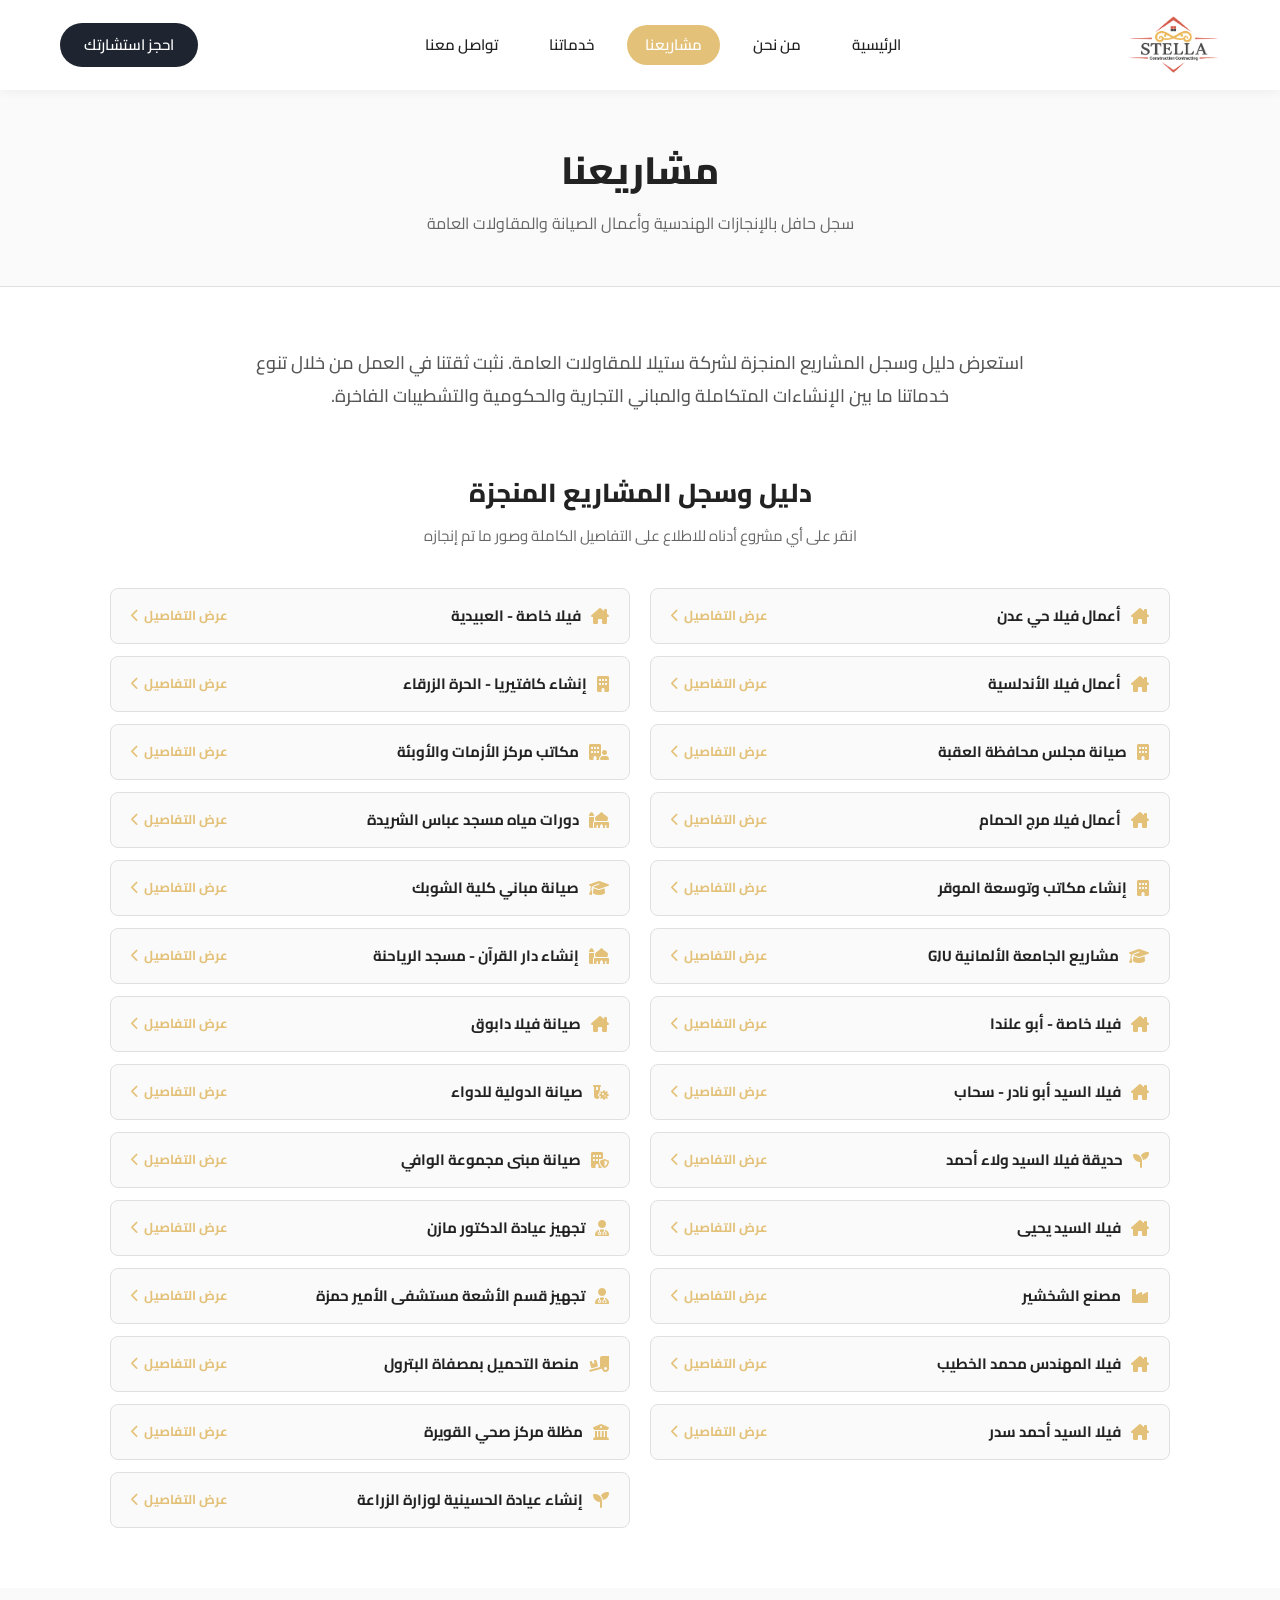
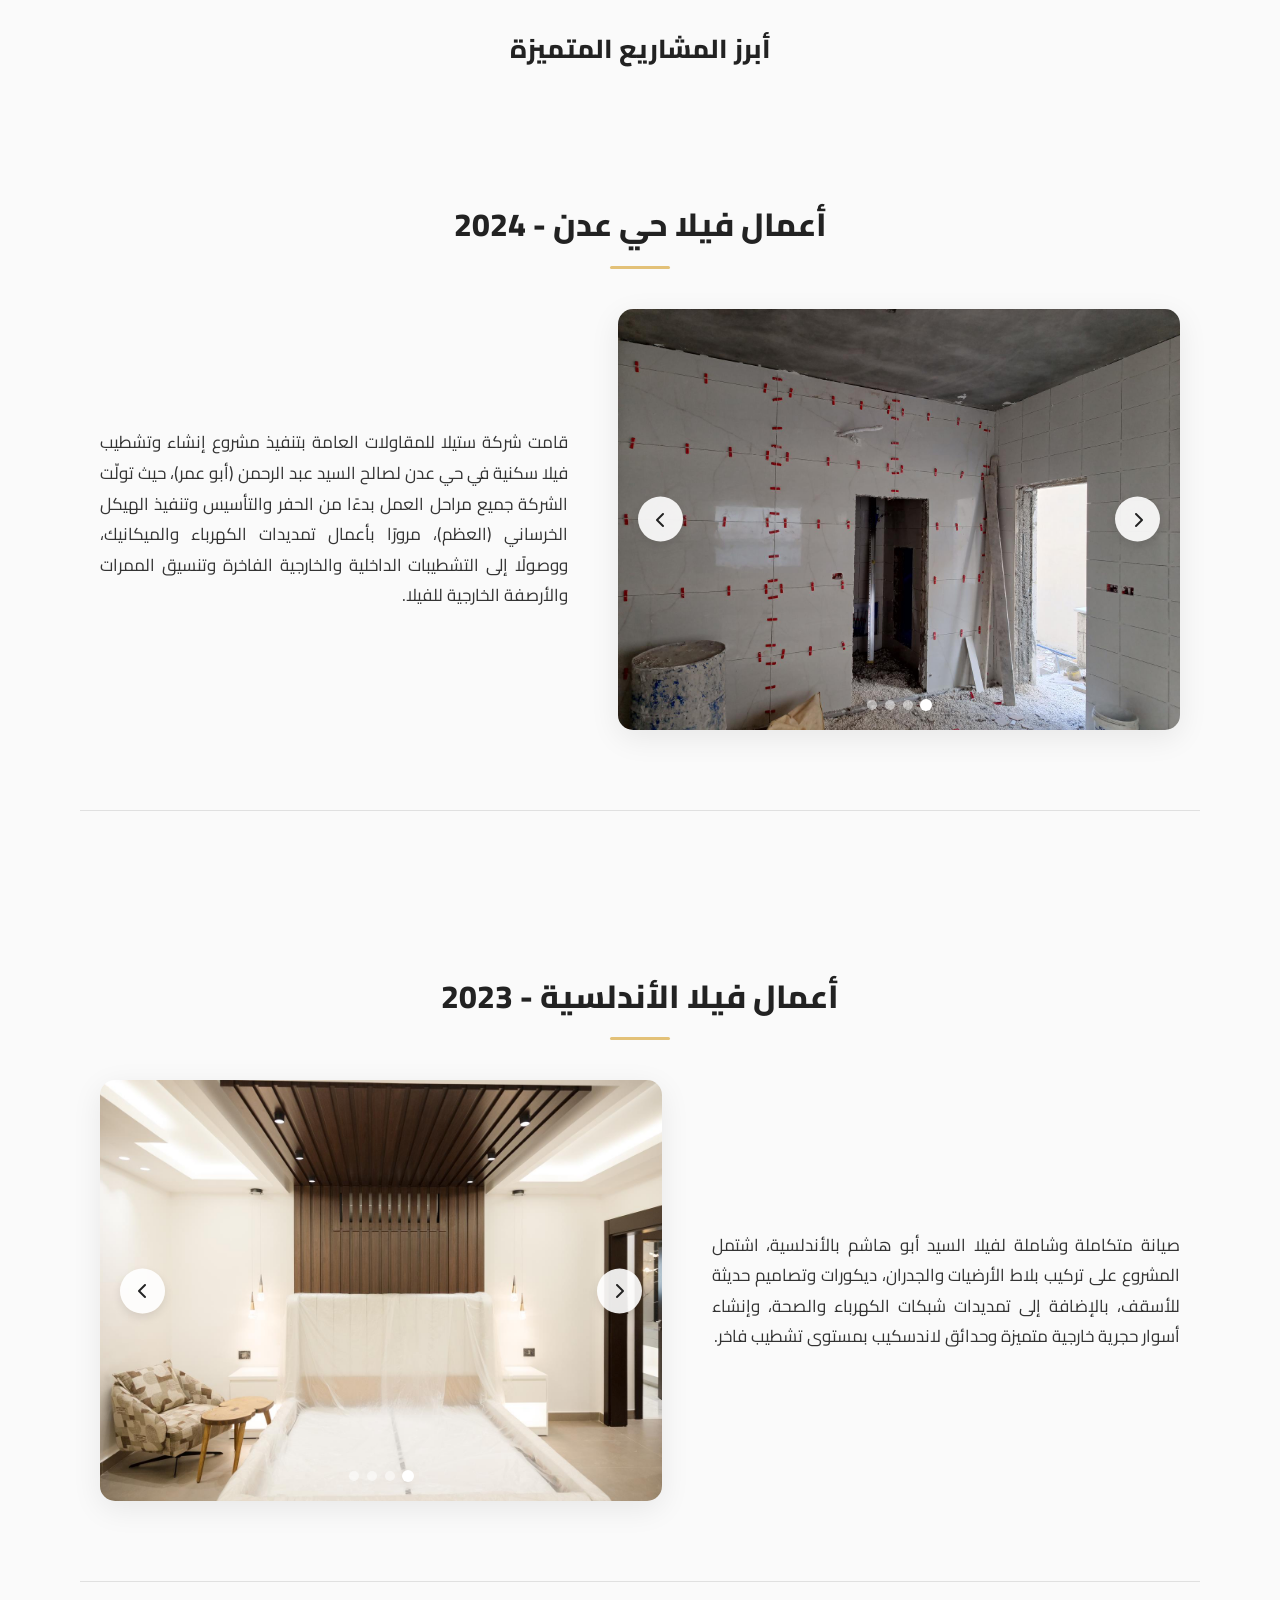
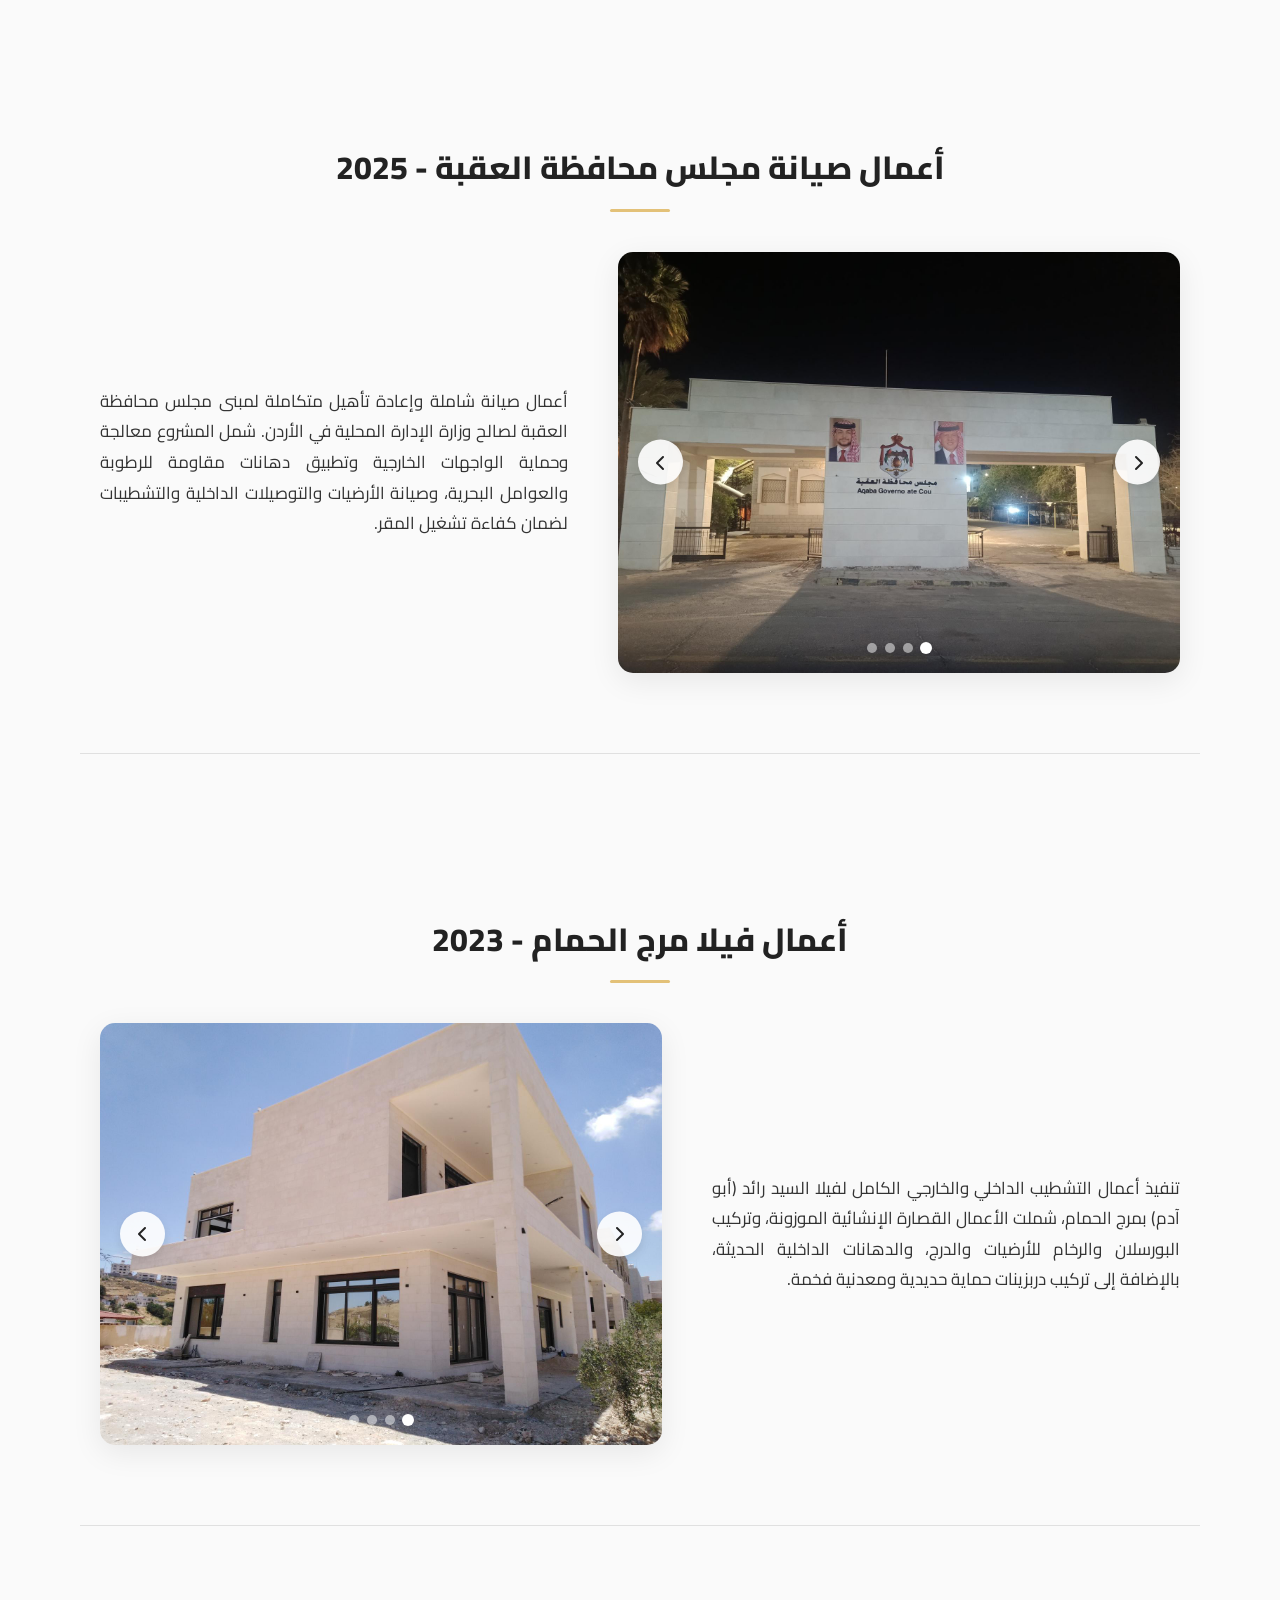
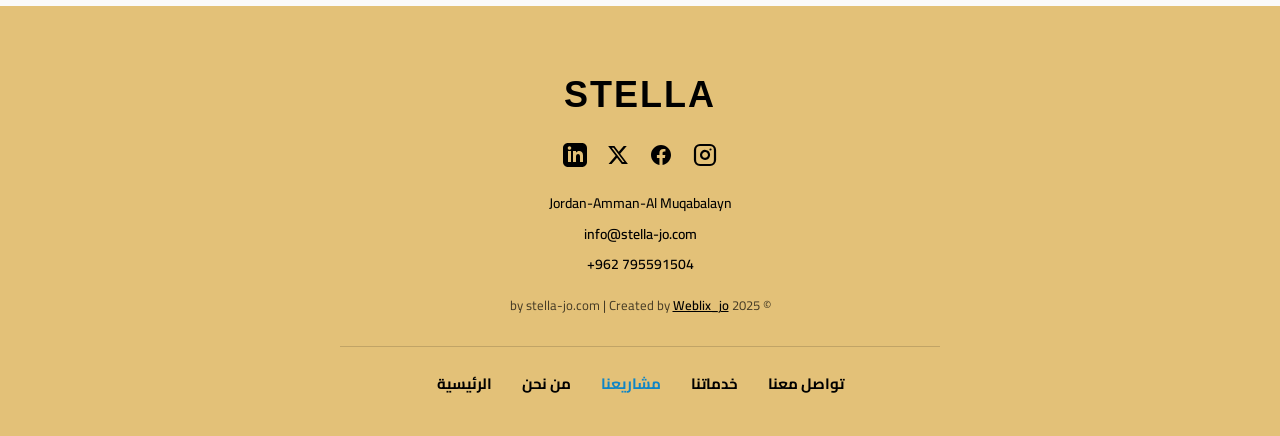
<file: our-project.html>
<!DOCTYPE html>
<html lang="ar" dir="rtl">
<head>
    <meta charset="UTF-8">
    <meta name="google-site-verification" content="pe7D3dU-62Nb_rDDzUlUPhvnsoC9Uukw9pT2M3aOP5E" />
    <!-- SEO & Canonical Link -->
    <link rel="canonical" href="https://www.stella-jo.com/our-project">

    <!-- Open Graph / Facebook -->
    <meta property="og:type" content="website">
    <meta property="og:url" content="https://www.stella-jo.com/our-project">
    <meta property="og:title" content="مشاريعنا | Stella Construction">
    <meta property="og:description" content="تعرف على ستيلا للمقاولات – شركة مقاولات رائدة في الأردن بخبرة تتجاوز 15 عامًا في البناء، التشطيبات، والإشراف الهندسي، مع التزام كامل بالجودة والموعد.">
    <meta property="og:image" content="https://www.stella-jo.com/assets/images/logo.png">

    <!-- Twitter -->
    <meta property="twitter:card" content="summary_large_image">
    <meta property="twitter:url" content="https://www.stella-jo.com/our-project">
    <meta property="twitter:title" content="مشاريعنا | Stella Construction">
    <meta property="twitter:description" content="تعرف على ستيلا للمقاولات – شركة مقاولات رائدة في الأردن بخبرة تتجاوز 15 عامًا في البناء، التشطيبات، والإشراف الهندسي، مع التزام كامل بالجودة والموعد.">
    <meta property="twitter:image" content="https://www.stella-jo.com/assets/images/logo.png">
    <meta name="viewport" content="width=device-width, initial-scale=1.0">
    
    <meta charset="UTF-8">
    <meta name="viewport" content="width=device-width, initial-scale=1.0">
    <title>مشاريعنا | Stella Construction</title>
    <meta name="description" content="تعرف على ستيلا للمقاولات – شركة مقاولات رائدة في الأردن بخبرة تتجاوز 15 عامًا في البناء، التشطيبات، والإشراف الهندسي، مع التزام كامل بالجودة والموعد.">
    <link rel="icon" type="image/png" href="assets/images/logo.png">
    
    <!-- CSS Style -->
    <link rel="stylesheet" href="index.css">
    
    <!-- FontAwesome for Icons -->
    <link rel="stylesheet" href="https://cdnjs.cloudflare.com/ajax/libs/font-awesome/6.4.0/css/all.min.css">

    <style>
        /* Project Directory List styling */
        .project-directory-grid {
            display: grid;
            grid-template-columns: 1fr 1fr;
            gap: 20px;
            margin-top: 20px;
        }
        
        .directory-column {
            display: flex;
            flex-direction: column;
            gap: 12px;
        }
        
        .directory-item {
            display: flex;
            justify-content: space-between;
            align-items: center;
            background-color: var(--bg-light);
            padding: 15px 20px;
            border-radius: var(--border-radius-sm);
            border: 1px solid var(--border-color);
            cursor: pointer;
            transition: all var(--transition-speed) ease;
        }
        
        .directory-item:hover {
            transform: translateY(-2px);
            box-shadow: 0 4px 12px rgba(0, 0, 0, 0.05);
            border-color: var(--accent-color);
        }
        
        .directory-title {
            font-size: 15px;
            font-weight: 700;
            color: var(--primary-color);
            display: flex;
            align-items: center;
            gap: 10px;
        }
        
        .icon-accent {
            color: var(--accent-color);
            font-size: 16px;
        }
        
        .directory-link {
            font-size: 13px;
            font-weight: 700;
            color: var(--accent-color);
            display: flex;
            align-items: center;
            gap: 5px;
            transition: transform var(--transition-speed) ease;
        }
        
        .directory-item:hover .directory-link {
            color: var(--primary-color);
        }
        
        .directory-link i {
            transition: transform var(--transition-speed) ease;
        }
        
        .directory-item:hover .directory-link i {
            transform: translateX(-3px);
        }
        
        /* Modal Popup Styling */
        .project-modal {
            position: fixed;
            top: 0;
            left: 0;
            width: 100%;
            height: 100%;
            background-color: rgba(10, 25, 47, 0.75);
            backdrop-filter: blur(8px);
            z-index: 2000;
            display: flex;
            align-items: center;
            justify-content: center;
            opacity: 0;
            pointer-events: none;
            transition: opacity 0.4s ease;
        }
        
        .project-modal.active {
            opacity: 1;
            pointer-events: auto;
        }
        
        .modal-content-wrapper {
            background-color: var(--bg-white);
            width: 90%;
            max-width: 800px;
            border-radius: var(--border-radius-md);
            overflow: hidden;
            box-shadow: 0 20px 50px rgba(0, 0, 0, 0.3);
            position: relative;
            transform: scale(0.9);
            transition: transform 0.4s cubic-bezier(0.34, 1.56, 0.64, 1);
            max-height: 90vh;
            display: flex;
            flex-direction: column;
        }
        
        .project-modal.active .modal-content-wrapper {
            transform: scale(1);
        }
        
        .modal-close-btn {
            position: absolute;
            top: 15px;
            right: 20px;
            font-size: 30px;
            color: var(--primary-color);
            background: none;
            border: none;
            cursor: pointer;
            z-index: 100;
            transition: color var(--transition-speed) ease;
        }
        
        .modal-close-btn:hover {
            color: var(--accent-color);
        }
        
        .modal-body {
            padding: 30px;
            overflow-y: auto;
            display: flex;
            flex-direction: column;
            gap: 20px;
        }
        
        .modal-title {
            font-size: 24px;
            font-weight: 800;
            color: var(--primary-color);
            margin-bottom: 5px;
            padding-left: 40px; /* space for close button */
        }
        
        .modal-meta-grid {
            display: grid;
            grid-template-columns: 1fr 1fr;
            gap: 15px;
            background-color: var(--bg-light);
            padding: 15px;
            border-radius: var(--border-radius-sm);
            border: 1px solid var(--border-color);
        }
        
        .modal-meta-item {
            font-size: 14px;
            color: var(--text-color);
        }
        
        .modal-meta-item strong {
            color: var(--primary-color);
        }
        
        .modal-desc {
            font-size: 16px;
            line-height: 1.8;
            color: #444444;
            text-align: justify;
        }
        
        /* Modal Slider styling */
        .modal-slider {
            position: relative;
            width: 100%;
            aspect-ratio: 16 / 9;
            border-radius: var(--border-radius-sm);
            overflow: hidden;
            box-shadow: 0 4px 15px rgba(0, 0, 0, 0.05);
        }
        
        .modal-slides-container {
            width: 100%;
            height: 100%;
            position: relative;
        }
        
        .modal-slides-container img {
            position: absolute;
            top: 0;
            left: 0;
            width: 100%;
            height: 100%;
            object-fit: cover;
            opacity: 0;
            transition: opacity 0.5s ease-in-out;
            z-index: 1;
        }
        
        .modal-slides-container img.active {
            opacity: 1;
            z-index: 2;
        }
        
        .modal-slider-btn {
            position: absolute;
            top: 50%;
            transform: translateY(-50%);
            width: 40px;
            height: 40px;
            border-radius: 50%;
            background-color: rgba(255, 255, 255, 0.9);
            border: none;
            cursor: pointer;
            z-index: 10;
            display: flex;
            align-items: center;
            justify-content: center;
            font-size: 14px;
            color: var(--primary-color);
            box-shadow: 0 2px 5px rgba(0,0,0,0.1);
            transition: all var(--transition-speed) ease;
        }
        
        .modal-slider-btn:hover {
            background-color: var(--primary-color);
            color: var(--bg-white);
        }
        
        .modal-slider-btn.prev {
            left: 15px;
        }
        
        .modal-slider-btn.next {
            right: 15px;
        }
        
        .modal-slider-dots {
            position: absolute;
            bottom: 15px;
            left: 50%;
            transform: translateX(-50%);
            display: flex;
            gap: 6px;
            z-index: 10;
        }
        
        .modal-slider-dots .dot {
            width: 8px;
            height: 8px;
            border-radius: 50%;
            background-color: rgba(255, 255, 255, 0.5);
            cursor: pointer;
            transition: all var(--transition-speed) ease;
        }
        
        .modal-slider-dots .dot.active {
            background-color: var(--bg-white);
            transform: scale(1.2);
        }
        
        @media (max-width: 768px) {
            .project-directory-grid {
                grid-template-columns: 1fr;
                gap: 12px;
            }
            .directory-item {
                padding: 12px 15px;
            }
            .directory-title {
                font-size: 14px;
            }
            .modal-meta-grid {
                grid-template-columns: 1fr;
                gap: 8px;
            }
            .modal-title {
                font-size: 20px;
            }
            .modal-body {
                padding: 20px;
            }
        }
    </style>
</head>
<body>

    <!-- Header Navigation -->
    <header>
        
        <div class="container nav-container">
            <div class="logo">
                <a href="/">
                    <img width="949" height="673" src="assets/images/logo.png" alt="ستيلا للمقاولات">
                </a>
            </div>
            
            <button class="nav-toggle" aria-label="Toggle Navigation">
                <span></span>
                <span></span>
                <span></span>
            </button>
            
            <nav class="nav-menu">
                <a href="/" class="nav-link">الرئيسية</a>
                <a href="about-us"" class="nav-link">من نحن</a>
                <a href="our-project"" class="nav-link active">مشاريعنا</a>
                <a href="services"" class="nav-link">خدماتنا</a>
                <a href="countact-us"" class="nav-link">تواصل معنا</a>
            </nav>

            <div class="header-btn">
                <a href="countact-us"" class="btn-header">احجز استشارتك</a>
            </div>
        </div>
    
    </header>

    <!-- Page Title Banner -->
    <section style="background-color: var(--bg-light); padding: 50px 0; border-bottom: 1px solid var(--border-color); text-align: center;">
        <div class="container">
            <h1 style="font-size: 38px; font-weight: 800; color: var(--primary-color);">مشاريعنا</h1>
            <p style="color: #666666; margin-top: 10px; font-size: 16px;">سجل حافل بالإنجازات الهندسية وأعمال الصيانة والمقاولات العامة</p>
        </div>
    </section>

    <!-- Projects Intro -->
    <section style="padding: 60px 0 20px 0;">
        <div class="container" style="text-align: center; max-width: 850px;">
            <p style="font-size: 18px; color: #555555; line-height: 1.8; font-weight: 500;">استعرض دليل وسجل المشاريع المنجزة لشركة ستيلا للمقاولات العامة. نثبت ثقتنا في العمل من خلال تنوع خدماتنا ما بين الإنشاءات المتكاملة والمباني التجارية والحكومية والتشطيبات الفاخرة.</p>
        </div>
    </section>

    
    <!-- Projects Directory List -->
    <section style="padding: 40px 0 60px 0; background-color: var(--bg-white);">
        <div class="container" style="max-width: 1100px;">
            <h2 style="font-size: 26px; font-weight: 800; color: var(--primary-color); text-align: center; margin-bottom: 10px; position: relative;">
                دليل وسجل المشاريع المنجزة
            </h2>
            <p style="text-align: center; color: #666666; font-size: 15px; margin-bottom: 40px;">انقر على أي مشروع أدناه للاطلاع على التفاصيل الكاملة وصور ما تم إنجازه</p>
            
            <div class="project-directory-grid">
                
                <!-- Col 1 -->
                <div class="directory-column">
                    <div class="directory-item" data-project-id="p-aden">
                        <span class="directory-title"><i class="fa-solid fa-house-chimney icon-accent"></i> أعمال فيلا حي عدن</span>
                        <span class="directory-link">عرض التفاصيل <i class="fa-solid fa-chevron-left"></i></span>
                    </div>
                    <div class="directory-item" data-project-id="p-andalusya">
                        <span class="directory-title"><i class="fa-solid fa-house-chimney icon-accent"></i> أعمال فيلا الأندلسية</span>
                        <span class="directory-link">عرض التفاصيل <i class="fa-solid fa-chevron-left"></i></span>
                    </div>
                    <div class="directory-item" data-project-id="p-aqaba">
                        <span class="directory-title"><i class="fa-solid fa-building icon-accent"></i> صيانة مجلس محافظة العقبة</span>
                        <span class="directory-link">عرض التفاصيل <i class="fa-solid fa-chevron-left"></i></span>
                    </div>
                    <div class="directory-item" data-project-id="p-marj-hamam">
                        <span class="directory-title"><i class="fa-solid fa-house-chimney icon-accent"></i> أعمال فيلا مرج الحمام</span>
                        <span class="directory-link">عرض التفاصيل <i class="fa-solid fa-chevron-left"></i></span>
                    </div>
                    <div class="directory-item" data-project-id="p-muqar">
                        <span class="directory-title"><i class="fa-solid fa-building icon-accent"></i> إنشاء مكاتب وتوسعة الموقر</span>
                        <span class="directory-link">عرض التفاصيل <i class="fa-solid fa-chevron-left"></i></span>
                    </div>
                    <div class="directory-item" data-project-id="p-gju">
                        <span class="directory-title"><i class="fa-solid fa-graduation-cap icon-accent"></i> مشاريع الجامعة الألمانية GJU</span>
                        <span class="directory-link">عرض التفاصيل <i class="fa-solid fa-chevron-left"></i></span>
                    </div>
                    <div class="directory-item" data-project-id="p-abualanda">
                        <span class="directory-title"><i class="fa-solid fa-house-chimney icon-accent"></i> فيلا خاصة - أبو علندا</span>
                        <span class="directory-link">عرض التفاصيل <i class="fa-solid fa-chevron-left"></i></span>
                    </div>
                    <div class="directory-item" data-project-id="p-abunader">
                        <span class="directory-title"><i class="fa-solid fa-house-chimney icon-accent"></i> فيلا السيد أبو نادر - سحاب</span>
                        <span class="directory-link">عرض التفاصيل <i class="fa-solid fa-chevron-left"></i></span>
                    </div>
                    <div class="directory-item" data-project-id="p-walaa">
                        <span class="directory-title"><i class="fa-solid fa-seedling icon-accent"></i> حديقة فيلا السيد ولاء أحمد</span>
                        <span class="directory-link">عرض التفاصيل <i class="fa-solid fa-chevron-left"></i></span>
                    </div>
                    <div class="directory-item" data-project-id="p-yahiha">
                        <span class="directory-title"><i class="fa-solid fa-house-chimney icon-accent"></i> فيلا السيد يحيى</span>
                        <span class="directory-link">عرض التفاصيل <i class="fa-solid fa-chevron-left"></i></span>
                    </div>
                    <div class="directory-item" data-project-id="p-shakhsheer">
                        <span class="directory-title"><i class="fa-solid fa-industry icon-accent"></i> مصنع الشخشير</span>
                        <span class="directory-link">عرض التفاصيل <i class="fa-solid fa-chevron-left"></i></span>
                    </div>
                    <div class="directory-item" data-project-id="p-khatib">
                        <span class="directory-title"><i class="fa-solid fa-house-chimney icon-accent"></i> فيلا المهندس محمد الخطيب</span>
                        <span class="directory-link">عرض التفاصيل <i class="fa-solid fa-chevron-left"></i></span>
                    </div>
                    <div class="directory-item" data-project-id="p-sadr">
                        <span class="directory-title"><i class="fa-solid fa-house-chimney icon-accent"></i> فيلا السيد أحمد سدر</span>
                        <span class="directory-link">عرض التفاصيل <i class="fa-solid fa-chevron-left"></i></span>
                    </div>
                </div>

                <!-- Col 2 -->
                <div class="directory-column">
                    <div class="directory-item" data-project-id="p-abuhmze">
                        <span class="directory-title"><i class="fa-solid fa-house-chimney icon-accent"></i> فيلا خاصة - العبيدية</span>
                        <span class="directory-link">عرض التفاصيل <i class="fa-solid fa-chevron-left"></i></span>
                    </div>
                    <div class="directory-item" data-project-id="p-cafeteria">
                        <span class="directory-title"><i class="fa-solid fa-building icon-accent"></i> إنشاء كافتيريا - الحرة الزرقاء</span>
                        <span class="directory-link">عرض التفاصيل <i class="fa-solid fa-chevron-left"></i></span>
                    </div>
                    <div class="directory-item" data-project-id="p-saryah">
                        <span class="directory-title"><i class="fa-solid fa-building-user icon-accent"></i> مكاتب مركز الأزمات والأوبئة</span>
                        <span class="directory-link">عرض التفاصيل <i class="fa-solid fa-chevron-left"></i></span>
                    </div>
                    <div class="directory-item" data-project-id="p-mosque-bath">
                        <span class="directory-title"><i class="fa-solid fa-mosque icon-accent"></i> دورات مياه مسجد عباس الشريدة</span>
                        <span class="directory-link">عرض التفاصيل <i class="fa-solid fa-chevron-left"></i></span>
                    </div>
                    <div class="directory-item" data-project-id="p-shoubak">
                        <span class="directory-title"><i class="fa-solid fa-graduation-cap icon-accent"></i> صيانة مباني كلية الشوبك</span>
                        <span class="directory-link">عرض التفاصيل <i class="fa-solid fa-chevron-left"></i></span>
                    </div>
                    <div class="directory-item" data-project-id="p-quran">
                        <span class="directory-title"><i class="fa-solid fa-mosque icon-accent"></i> إنشاء دار القرآن - مسجد الرياحنة</span>
                        <span class="directory-link">عرض التفاصيل <i class="fa-solid fa-chevron-left"></i></span>
                    </div>
                    <div class="directory-item" data-project-id="p-dabouq">
                        <span class="directory-title"><i class="fa-solid fa-house-chimney icon-accent"></i> صيانة فيلا دابوق</span>
                        <span class="directory-link">عرض التفاصيل <i class="fa-solid fa-chevron-left"></i></span>
                    </div>
                    <div class="directory-item" data-project-id="p-dawaeh">
                        <span class="directory-title"><i class="fa-solid fa-vial-virus icon-accent"></i> صيانة الدولية للدواء</span>
                        <span class="directory-link">عرض التفاصيل <i class="fa-solid fa-chevron-left"></i></span>
                    </div>
                    <div class="directory-item" data-project-id="p-wafi">
                        <span class="directory-title"><i class="fa-solid fa-building-shield icon-accent"></i> صيانة مبنى مجموعة الوافي</span>
                        <span class="directory-link">عرض التفاصيل <i class="fa-solid fa-chevron-left"></i></span>
                    </div>
                    <div class="directory-item" data-project-id="p-mazen">
                        <span class="directory-title"><i class="fa-solid fa-user-doctor icon-accent"></i> تجهيز عيادة الدكتور مازن</span>
                        <span class="directory-link">عرض التفاصيل <i class="fa-solid fa-chevron-left"></i></span>
                    </div>
                    <div class="directory-item" data-project-id="p-hamzah">
                        <span class="directory-title"><i class="fa-solid fa-user-doctor icon-accent"></i> تجهيز قسم الأشعة مستشفى الأمير حمزة</span>
                        <span class="directory-link">عرض التفاصيل <i class="fa-solid fa-chevron-left"></i></span>
                    </div>
                    <div class="directory-item" data-project-id="p-loading">
                        <span class="directory-title"><i class="fa-solid fa-truck-ramp-box icon-accent"></i> منصة التحميل بمصفاة البترول</span>
                        <span class="directory-link">عرض التفاصيل <i class="fa-solid fa-chevron-left"></i></span>
                    </div>
                    <div class="directory-item" data-project-id="p-quweirah">
                        <span class="directory-title"><i class="fa-solid fa-building-columns icon-accent"></i> مظلة مركز صحي القويرة</span>
                        <span class="directory-link">عرض التفاصيل <i class="fa-solid fa-chevron-left"></i></span>
                    </div>
                    <div class="directory-item" data-project-id="p-agriculture">
                        <span class="directory-title"><i class="fa-solid fa-seedling icon-accent"></i> إنشاء عيادة الحسينية لوزارة الزراعة</span>
                        <span class="directory-link">عرض التفاصيل <i class="fa-solid fa-chevron-left"></i></span>
                    </div>
                </div>

            </div>
        </div>
    </section>


    
    <!-- Featured Projects Grid on Page -->
    <section style="padding: 40px 0 80px 0; background-color: var(--bg-light);">
        <div class="container">
            <h2 style="font-size: 26px; font-weight: 800; color: var(--primary-color); text-align: center; margin-bottom: 50px; position: relative;">
                أبرز المشاريع المتميزة
            </h2>
            <div class="container" style="display: flex; flex-direction: column; gap: 80px;">
                
                <!-- 1. Aden Villa -->
                <div class="service-detail-section" id="project-aden">
                    <h2 class="service-detail-title">أعمال فيلا حي عدن - 2024</h2>
                    <div class="service-detail-container">
                        <div class="service-slider-wrapper">
                            <div class="service-slider">
                                <div class="slides-container">
                                    <img width="1600" height="1200" loading="lazy" src="assets/images/project-aden-1.jpg" alt="فيلا حي عدن 1" class="active">
                                    <img width="1600" height="1200" loading="lazy" src="assets/images/project-aden-2.jpg" alt="فيلا حي عدن 2">
                                    <img width="1600" height="1200" loading="lazy" src="assets/images/project-aden-3.jpg" alt="فيلا حي عدن 3">
                                    <img width="1600" height="1200" loading="lazy" src="assets/images/project-aden-4.jpg" alt="فيلا حي عدن 4">
                                </div>
                                <button class="slider-btn prev" aria-label="Previous image"><i class="fa-solid fa-chevron-left"></i></button>
                                <button class="slider-btn next" aria-label="Next image"><i class="fa-solid fa-chevron-right"></i></button>
                                <div class="slider-dots">
                                    <span class="dot active"></span>
                                    <span class="dot"></span>
                                    <span class="dot"></span>
                                    <span class="dot"></span>
                                </div>
                            </div>
                        </div>
                        <div class="service-detail-content">
                            <p>قامت شركة ستيلا للمقاولات العامة بتنفيذ مشروع إنشاء وتشطيب فيلا سكنية في حي عدن لصالح السيد عبد الرحمن (أبو عمر)، حيث تولّت الشركة جميع مراحل العمل بدءًا من الحفر والتأسيس وتنفيذ الهيكل الخرساني (العظم)، مرورًا بأعمال تمديدات الكهرباء والميكانيك، ووصولًا إلى التشطيبات الداخلية والخارجية الفاخرة وتنسيق الممرات والأرصفة الخارجية للفيلا.</p>
                        </div>
                    </div>
                </div>

                <!-- 2. Al Andalusya Villa -->
                <div class="service-detail-section" id="project-andalusya">
                    <h2 class="service-detail-title">أعمال فيلا الأندلسية - 2023</h2>
                    <div class="service-detail-container">
                        <div class="service-slider-wrapper">
                            <div class="service-slider">
                                <div class="slides-container">
                                    <img width="1600" height="1066" loading="lazy" src="assets/images/project-andalusya-1.jpg" alt="فيلا الأندلسية 1" class="active">
                                    <img width="1600" height="1066" loading="lazy" src="assets/images/project-andalusya-2.jpg" alt="فيلا الأندلسية 2">
                                    <img width="1600" height="1066" loading="lazy" src="assets/images/project-andalusya-3.jpg" alt="فيلا الأندلسية 3">
                                    <img width="1600" height="1066" loading="lazy" src="assets/images/project-andalusya-4.jpg" alt="فيلا الأندلسية 4">
                                </div>
                                <button class="slider-btn prev" aria-label="Previous image"><i class="fa-solid fa-chevron-left"></i></button>
                                <button class="slider-btn next" aria-label="Next image"><i class="fa-solid fa-chevron-right"></i></button>
                                <div class="slider-dots">
                                    <span class="dot active"></span>
                                    <span class="dot"></span>
                                    <span class="dot"></span>
                                    <span class="dot"></span>
                                </div>
                            </div>
                        </div>
                        <div class="service-detail-content">
                            <p>صيانة متكاملة وشاملة لفيلا السيد أبو هاشم بالأندلسية، اشتمل المشروع على تركيب بلاط الأرضيات والجدران، ديكورات وتصاميم حديثة للأسقف، بالإضافة إلى تمديدات شبكات الكهرباء والصحة، وإنشاء أسوار حجرية خارجية متميزة وحدائق لاندسكيب بمستوى تشطيب فاخر.</p>
                        </div>
                    </div>
                </div>

                <!-- 3. Aqaba Council -->
                <div class="service-detail-section" id="project-aqaba">
                    <h2 class="service-detail-title">أعمال صيانة مجلس محافظة العقبة - 2025</h2>
                    <div class="service-detail-container">
                        <div class="service-slider-wrapper">
                            <div class="service-slider">
                                <div class="slides-container">
                                    <img width="1600" height="1200" loading="lazy" src="assets/images/project-aqaba-1.jpg" alt="مجلس محافظة العقبة 1" class="active">
                                    <img width="1600" height="1200" loading="lazy" src="assets/images/project-aqaba-2.jpg" alt="مجلس محافظة العقبة 2">
                                    <img width="1600" height="1200" loading="lazy" src="assets/images/project-aqaba-3.jpg" alt="مجلس محافظة العقبة 3">
                                    <img width="1600" height="1200" loading="lazy" src="assets/images/project-aqaba-4.jpg" alt="مجلس محافظة العقبة 4">
                                </div>
                                <button class="slider-btn prev" aria-label="Previous image"><i class="fa-solid fa-chevron-left"></i></button>
                                <button class="slider-btn next" aria-label="Next image"><i class="fa-solid fa-chevron-right"></i></button>
                                <div class="slider-dots">
                                    <span class="dot active"></span>
                                    <span class="dot"></span>
                                    <span class="dot"></span>
                                    <span class="dot"></span>
                                </div>
                            </div>
                        </div>
                        <div class="service-detail-content">
                            <p>أعمال صيانة شاملة وإعادة تأهيل متكاملة لمبنى مجلس محافظة العقبة لصالح وزارة الإدارة المحلية في الأردن. شمل المشروع معالجة وحماية الواجهات الخارجية وتطبيق دهانات مقاومة للرطوبة والعوامل البحرية، وصيانة الأرضيات والتوصيلات الداخلية والتشطيبات لضمان كفاءة تشغيل المقر.</p>
                        </div>
                    </div>
                </div>

                <!-- 4. Marj Al-Hamam -->
                <div class="service-detail-section" id="project-marj-hamam">
                    <h2 class="service-detail-title">أعمال فيلا مرج الحمام - 2023</h2>
                    <div class="service-detail-container">
                        <div class="service-slider-wrapper">
                            <div class="service-slider">
                                <div class="slides-container">
                                    <img width="1600" height="1200" loading="lazy" src="assets/images/project-marj-1.jpg" alt="فيلا مرج الحمام 1" class="active">
                                    <img width="1600" height="1200" loading="lazy" src="assets/images/project-marj-2.jpg" alt="فيلا مرج الحمام 2">
                                    <img width="1600" height="1200" loading="lazy" src="assets/images/project-marj-3.jpg" alt="فيلا مرج الحمام 3">
                                    <img width="1600" height="1200" loading="lazy" src="assets/images/project-marj-4.jpg" alt="فيلا مرج الحمام 4">
                                </div>
                                <button class="slider-btn prev" aria-label="Previous image"><i class="fa-solid fa-chevron-left"></i></button>
                                <button class="slider-btn next" aria-label="Next image"><i class="fa-solid fa-chevron-right"></i></button>
                                <div class="slider-dots">
                                    <span class="dot active"></span>
                                    <span class="dot"></span>
                                    <span class="dot"></span>
                                    <span class="dot"></span>
                                </div>
                            </div>
                        </div>
                        <div class="service-detail-content">
                            <p>تنفيذ أعمال التشطيب الداخلي والخارجي الكامل لفيلا السيد رائد (أبو آدم) بمرج الحمام، شملت الأعمال القصارة الإنشائية الموزونة، وتركيب البورسلان والرخام للأرضيات والدرج، والدهانات الداخلية الحديثة، بالإضافة إلى تركيب دربزينات حماية حديدية ومعدنية فخمة.</p>
                        </div>
                    </div>
                </div>
                
            </div>
        </div>
    </section>


    
    <!-- Project Detail Modal Popup -->
    <div class="project-modal" id="projectModal">
        <div class="modal-content-wrapper">
            <button class="modal-close-btn" id="modalClose">&times;</button>
            <div class="modal-body">
                <h3 class="modal-title" id="modalTitle">اسم المشروع</h3>
                
                <div class="modal-meta-grid">
                    <div class="modal-meta-item">
                        <strong>المالك / الجهة المستفيدة:</strong> <span id="modalOwner">-</span>
                    </div>
                    <div class="modal-meta-item">
                        <strong>سنة التنفيذ / الإنجاز:</strong> <span id="modalYear">-</span>
                    </div>
                </div>
                
                <!-- Popup Slider Container -->
                <div class="modal-slider" id="modalSlider">
                    <div class="modal-slides-container" id="modalSlidesContainer">
                        <!-- Dynamic Images will be inserted here -->
                    </div>
                    <button class="modal-slider-btn prev" id="modalSliderPrev" aria-label="Previous image"><i class="fa-solid fa-chevron-left"></i></button>
                    <button class="modal-slider-btn next" id="modalSliderNext" aria-label="Next image"><i class="fa-solid fa-chevron-right"></i></button>
                    <div class="modal-slider-dots" id="modalSliderDots">
                        <!-- Dynamic Dots will be inserted here -->
                    </div>
                </div>
                
                <div class="modal-desc" id="modalDesc">
                    الوصف الكامل والتفصيلي لما قمنا بإنجازه في هذا المشروع المتميز.
                </div>
            </div>
        </div>
    </div>


    <!-- Footer -->
    <footer></footer>

    <!-- Navigation & Scroll Script -->
    <script>
        // Mobile Menu toggle
        const navToggle = document.querySelector('.nav-toggle');
        const navMenu = document.querySelector('.nav-menu');
        
        navToggle.addEventListener('click', () => {
            navMenu.classList.toggle('active');
            navToggle.classList.toggle('active');
        });
        
        document.addEventListener('click', (e) => {
            if (!navToggle.contains(e.target) && !navMenu.contains(e.target)) {
                navMenu.classList.remove('active');
                navToggle.classList.remove('active');
            }
        });

        // Smart Header scroll reveal
        let lastScrollY = window.scrollY;
        const header = document.querySelector('header');
        
        window.addEventListener('scroll', () => {
            if (window.scrollY > lastScrollY && window.scrollY > 150) {
                header.classList.add('header-hidden');
            } else {
                header.classList.remove('header-hidden');
            }
            lastScrollY = window.scrollY;
        });

        // Main Page Sliders Logic
        document.querySelectorAll('.service-slider').forEach(slider => {
            const images = slider.querySelectorAll('.slides-container img');
            const dots = slider.querySelectorAll('.slider-dots .dot');
            const btnPrev = slider.querySelector('.slider-btn.prev');
            const btnNext = slider.querySelector('.slider-btn.next');
            let current = 0;
            const total = images.length;

            function showSlide(index) {
                images.forEach(img => img.classList.remove('active'));
                dots.forEach(dot => dot.classList.remove('active'));
                
                images[index].classList.add('active');
                dots[index].classList.add('active');
                current = index;
            }

            btnNext.addEventListener('click', () => {
                let nextIdx = (current + 1) % total;
                showSlide(nextIdx);
            });

            btnPrev.addEventListener('click', () => {
                let prevIdx = (current - 1 + total) % total;
                showSlide(prevIdx);
            });

            dots.forEach((dot, idx) => {
                dot.addEventListener('click', () => {
                    showSlide(idx);
                });
            });

            let autoSlide = setInterval(() => {
                let nextIdx = (current + 1) % total;
                showSlide(nextIdx);
            }, 5000);

            slider.addEventListener('mouseenter', () => clearInterval(autoSlide));
            slider.addEventListener('mouseleave', () => {
                autoSlide = setInterval(() => {
                    let nextIdx = (current + 1) % total;
                    showSlide(nextIdx);
                }, 5000);
            });
        });

        // ============================================
        // PROJECTS DATABASE FOR POPUP (MODAL)
        // ============================================
        const projectsDb = {
            "p-aden": {
                title: "أعمال فيلا حي عدن",
                owner: "السيد عبد الرحمن (أبو عمر) - حي عدن",
                year: "2024",
                desc: "مشروع متكامل لإنشاء وتشطيب فيلا سكنية في حي عدن. تضمن المشروع كافة المراحل بدءًا من أعمال الحفر الإنشائي وصب القواعد والأعمدة والجدران الاستنادية الخرسانية (الهيكل الأسود العظم)، مرورًا بالتمديدات الكهربائية والصحية وأنظمة الميكانيك والتدفئة، ووصولاً للتشطيبات المعمارية للواجهات الحجرية وبلاط البورسلان والرخام الداخلي والدهانات الحديثة الفاخرة للفيلا بالكامل لتسليمها جاهزة للسكن.",
                images: [
                    "assets/images/project-aden-1.jpg",
                    "assets/images/project-aden-2.jpg",
                    "assets/images/project-aden-3.jpg",
                    "assets/images/project-aden-4.jpg"
                ]
            },
            "p-andalusya": {
                title: "أعمال فيلا الأندلسية",
                owner: "السيد أبو هاشم",
                year: "2023",
                desc: "تنفيذ صيانة شاملة وتأهيل متكامل لفيلا الأندلسية. اشتمل المشروع على توريد وتركيب بلاط الرخام الفاخر للأرضيات والجدران، ديكورات وتصاميم حديثة ومميزة للأسقف المستعارة (الجبس بورد) مع الإنارة المخفية، وتجديد كامل لأنظمة التوصيل والشبكات الكهربائية والميكانيكية والصحية. كما تضمن العمل تنسيق حديقة الفيلا الخارجية وجلسات حجرية وتصميم جديد ومميز للأسوار والواجهات الحجرية الخارجية.",
                images: [
                    "assets/images/project-andalusya-1.jpg",
                    "assets/images/project-andalusya-2.jpg",
                    "assets/images/project-andalusya-3.jpg",
                    "assets/images/project-andalusya-4.jpg"
                ]
            },
            "p-aqaba": {
                title: "أعمال صيانة مجلس محافظة العقبة",
                owner: "وزارة الإدارة المحلية",
                year: "2025",
                desc: "مشروع صيانة شاملة وتجديد متكامل لمقر مجلس محافظة العقبة. شملت الأعمال صيانة إنشائية للواجهات ومعالجتها وحمايتها من الرطوبة والعوامل الجوية والملحية الملاصقة للبحر، وتطبيق دهانات مقاومة مخصصة للمباني الإدارية، وتجديد الأرضيات والقواطع الجدارية المكتسبة والأعمال الكهروميكانيكية لتسهيل الأنشطة الرسمية والتشغيلية للمجلس.",
                images: [
                    "assets/images/project-aqaba-1.jpg",
                    "assets/images/project-aqaba-2.jpg",
                    "assets/images/project-aqaba-3.jpg",
                    "assets/images/project-aqaba-4.jpg"
                ]
            },
            "p-marj-hamam": {
                title: "أعمال فيلا مرج الحمام",
                owner: "السيد رائد - أبو آدم",
                year: "2023",
                desc: "مشروع تشطيب داخلي وخارجي كامل لفيلا سكنية بمنطقة مرج الحمام. بدأ العمل من أعمال القصارة الأسمنتية الموزونة، وتوريد وتركيب بورسلان وسيراميك بمواصفات ممتازة للأرضيات والدرج الداخلي والخارجي، والديكورات الجبسية للصالونات والإنارة والدهانات الحديثة الأنيقة للجدران والأسقف، وصولاً لتركيب الدربزينات الحديدية والمظلات للحماية بتصميمات هندسية راقية تضفي جمالية متكاملة.",
                images: [
                    "assets/images/project-marj-1.jpg",
                    "assets/images/project-marj-2.jpg",
                    "assets/images/project-marj-3.jpg",
                    "assets/images/project-marj-4.jpg"
                ]
            },
            "p-muqar": {
                title: "أعمال إنشاء مكاتب وتوسعة الموقر",
                owner: "المنطقة الحرة - الموقر",
                year: "2025",
                desc: "تنفيذ مشروع متكامل لصالح المنطقة الحرة في الموقر، واشتمل العمل على توسعة وبناء مكاتب جمركية ومرافق خدمية إدارية جديدة. تضمن المشروع الهيكل الخرساني بالكامل، والقصارة والدهان والتشطيبات الداخلية، وتأسيس وتمديد الأعمال الكهروميكانيكية بالكامل وفق أقصى معايير السلامة والتسليم المعتمد بالمنطقة الحرة.",
                images: [
                    "assets/images/project-muqar-1.jpg",
                    "assets/images/project-muqar-2.jpg",
                    "assets/images/project-muqar-3.jpg",
                    "assets/images/project-muqar-4.jpg"
                ]
            },
            "p-gju": {
                title: "مشاريع الجامعة الألمانية الأردنية GJU",
                owner: "الجامعة الألمانية الأردنية",
                year: "2024 - 2025",
                desc: "تشمل مشاريعنا المتعددة داخل الحرم الجامعي: تنفيذ خطوط تصريف مياه الأمطار وأعمال ميكانيكية متقدمة لتحسين البنية التحتية وحماية الحرم الجامعي من السيول وتجمع المياه، تصنيع وتوريد الأحرف والشعارات المعدنية الكبرى للهوية البصرية للجامعة بمواد معدنية معزولة ومقاومة للصدأ، بالإضافة لتنفيذ دهانات لعدد من مباني الكليات وتأهيل صالات كافتيريا وتركيب منصات تحميل وتنزيل.",
                images: [
                    "assets/images/project-gju-1.jpg",
                    "assets/images/project-gju-2.jpg",
                    "assets/images/project-gju-3.jpg"
                ]
            },
            "p-abualanda": {
                title: "أعمال صيانة فيلا خاصة - أبو علندا",
                owner: "السيد أبو محمد - أبو علندا",
                year: "2024",
                desc: "صيانة وتأهيل متكامل لفيلا خاصة في منطقة أبو علندا. شمل المشروع تهيئة الأرصفة والممرات الخارجية وتنسيقها ببلاط الإنترلوك وبلاط الحجر الطبيعي، صيانة وتجديد البلاط والرخام الداخلي، وتجهيز أسقف مستعارة مع أعمال الجبسومبورد التجميلية وتحديث شامل لجميع تشطيبات الإنارة والكهرباء والدهانات الداخلية.",
                images: ["assets/images/project-marj-3.jpg"]
            },
            "p-abunader": {
                title: "فيلا السيد أبو نادر - سحاب",
                owner: "السيد أبو نادر",
                year: "2024",
                desc: "مشروع إنشاء وتوسعة فيلا سكنية في سحاب، شمل بناء طابق أرضي جديد بالكامل وتجهيز القواعد والرقاب والأعمدة الخرسانية والجدران الخارجية الطوبية وهياكل الأسقف الخرسانية (الهيكل الأسود العظم) وفقاً للمخططات الإنشائية الهندسية المعتمدة لضمان أقصى متانة للبناء.",
                images: ["assets/images/project-aden-4.jpg"]
            },
            "p-walaa": {
                title: "حديقة فيلا السيد ولاء أحمد",
                owner: "السيدة ولاء أحمد",
                year: "2023",
                desc: "تنسيق متكامل للحديقة الخارجية (لاندسكيب) شمل أعمال الحفر والتربة وتمديد شبكات الري الحديثة وإنشاء ممرات حجرية وجلسات خارجية مع تركيب الإنارة التجميلية للحدائق وأسوار الفيلا لخلق بيئة ترفيهية دافئة ومتميزة.",
                images: ["assets/images/project-andalusya-1.jpg"]
            },
            "p-yahiha": {
                title: "فيلا السيد يحيى",
                owner: "فيلا خاصة - الأردن",
                year: "2023",
                desc: "أعمال صيانة معمارية داخلية وتجديد للصالات والغرف، شملت معالجة رطوبة الجدران وتأسيس الدهانات الديكورية والجبسومبورد والإنارة الحديثة لتهيئة الفيلا للسكن بشكل عصري وراقي يلبي تطلعات العميل.",
                images: ["assets/images/project-marj-1.jpg"]
            },
            "p-shakhsheer": {
                title: "أعمال صيانة مصنع الشخشير",
                owner: "إدارة مصنع الشخشير",
                year: "2023",
                desc: "أعمال صيانة وتجهيز المرافق الصناعية بمصنع الشخشير، وشملت صيانة وحماية الأرضيات الصناعية المخصصة للحركة الكثيفة، وتجديد الواجهات والدهانات الخارجية الكبرى، وترميم الأسقف والجدران المتضررة لتلبية شروط السلامة المهنية والصناعية.",
                images: ["assets/images/project-muqar-3.jpg"]
            },
            "p-khatib": {
                title: "فيلا المهندس محمد الخطيب",
                owner: "المهندس محمد الخطيب",
                year: "2024",
                desc: "أعمال تشطيبات داخلية راقية وديكورات للأسقف والجدران، تركيب بلاط السيراميك والرخام للأرضيات والمطابخ والدرج، والدهانات الديكورية بمواصفات عالية وألوان تم اختيارها بعناية لتنسجم مع تصميم الفيلا المعماري.",
                images: ["assets/images/project-marj-2.jpg"]
            },
            "p-sadr": {
                title: "فيلا السيد أحمد سدر",
                owner: "السيد أحمد سدر",
                year: "2024",
                desc: "مشروع إنشاء الهيكل الإنشائي (العظم) لفيلا سكنية، تضمن أعمال الحفر وتأسيس القواعد وصب الأعمدة الخرسانية وبناء الطوب الخارجي والداخلي للغرف وتأسيس تمديدات السباكة والكهرباء والإنشاء الإنشائي العام للمبنى.",
                images: ["assets/images/project-aden-3.jpg"]
            },
            "p-abuhmze": {
                title: "فيلا خاصة - العبيدية",
                owner: "السيد أبو حمزة - العبيدية",
                year: "2025",
                desc: "تنفيذ أعمال الحفر والإنشاء الكامل للهيكل الخرساني والتشطيبات المعمارية للواجهات الحجرية والأعمال الكهروميكانيكية، وتأسيس وتوصيل المياه والكهرباء والتمديدات الصحية للفيلا السكنية بالكامل وتسليمها مفتاح في العبيدية.",
                images: ["assets/images/project-aden-2.jpg"]
            },
            "p-cafeteria": {
                title: "أعمال إنشاء مبنى كافتيريا",
                owner: "المنطقة الحرة - الزرقاء",
                year: "2024",
                desc: "مشروع إنشاء مبنى كافتيريا ومرافق خدمية تابعة للمنطقة الحرة في الزرقاء. شمل العمل أعمال الهيكل الخرساني والتشطيب الكامل للبلاط والقصارة والدهان وتركيب الأبواب والنوافذ وتأمين الأنظمة الميكانيكية والصحية والكهربائية للمرفق.",
                images: ["assets/images/project-muqar-2.jpg"]
            },
            "p-saryah": {
                title: "مكاتب مركز الأزمات والأوبئة",
                owner: "المركز الوطني للأمراض السارية والأزمات",
                year: "2024",
                desc: "تجهيز وتأسيس مكاتب وقواطع إدارية داخل مقر المركز الوطني، شملت الأعمال تمديد وتركيب قواطع الجبسومبورد والأبواب والنوافذ والدهانات، لتجهيز المكاتب وتسهيل حركة موظفي مركز الأزمات والأوبئة.",
                images: ["assets/images/project-aqaba-3.jpg"]
            },
            "p-mosque-bath": {
                title: "دورات مياه مسجد عباس الشريدة",
                owner: "مسجد عباس الشريدة - طبربور",
                year: "2023",
                desc: "مشروع إعادة تصميم وإنشاء دورات مياه متكاملة وحديثة للرجال والنساء في المسجد. شمل العمل هدم وبناء القواطع، تمديد السباكة الحديثة والمضخات، وتركيب السيراميك للجدران والأرضيات وأعمال الإضاءة والتهوية المناسبة والمغاسل.",
                images: ["assets/images/project-marj-4.jpg"]
            },
            "p-shoubak": {
                title: "صيانة مباني كلية الشوبك الجامعية",
                owner: "جامعة البلقاء التطبيقية",
                year: "2023",
                desc: "أعمال صيانة وتجديد للواجهات الخارجية لمباني متعددة في الكلية وتأهيل بلاط الأرضيات والدهانات، بمواد ذات كفاءة ومقاومة عالية لتحمل العوامل الجوية المتقلبة في الشوبك.",
                images: ["assets/images/project-gju-2.jpg"]
            },
            "p-quran": {
                title: "إنشاء دار القرآن - مسجد الرياحنة",
                owner: "مسجد الرياحنة",
                year: "2023",
                desc: "مشروع بناء وتجهيز كامل لمبنى دار القرآن الكريم التابع لمسجد الرياحنة. تضمن العمل التأسيس الخرساني للمبنى والتشطيبات المعمارية والديكورات الداخلية وأعمال الكهروميكانيك بالكامل ليكون جاهزاً لاستقبال الطلاب والمصلين.",
                images: ["assets/images/project-muqar-4.jpg"]
            },
            "p-dabouq": {
                title: "صيانة فيلا دابوق",
                owner: "السيدة أم فادي - دابوق",
                year: "2023",
                desc: "أعمال صيانة دقيقة وعزل متكامل للأسطح لحمايتها من تسرب مياه الأمطار والحرارة الشديدة (مده ميلان + طبقات عازلة)، بالإضافة إلى تجديد الدهانات والجبس بورد الداخلي وصيانة تمديدات الكهرباء والصحة.",
                images: ["assets/images/project-marj-3.jpg"]
            },
            "p-dawaeh": {
                title: "أعمال صيانة مصنع الدولية للدواء",
                owner: "الشركة الدولية للدواء",
                year: "2023",
                desc: "مشروع صيانة وتأهيل داخلي لمصنع الشركة الدولية للدواء. اشتمل العمل على تجهيز أرضيات إيبوكسي عالية التحمل ومقاومة للمواد الكيماوية بمواصفات طبية، وتأسيس واستحداث مكاتب إدارية إضافية وقواطع تخدم سير العمل الصناعي.",
                images: ["assets/images/project-gju-3.jpg"]
            },
            "p-wafi": {
                title: "أعمال صيانة مبنى مجموعة الوافي",
                owner: "مجموعة الوافي الدوائية - المقابلين",
                year: "2022",
                desc: "أعمال صيانة وتجديد لمبنى المجموعة في المقابلين، شملت تأهيل وصيانة الواجهات الخارجية، القصارة الداخلية، تركيب بلاط السيراميك والبورسلان، وصيانة وتنظيف وتأهيل آبار المياه الرئيسية لخدمة المبنى وتأمين احتياجاته المائية.",
                images: ["assets/images/project-aqaba-2.jpg"]
            },
            "p-mazen": {
                title: "تجهيز عيادة الدكتور مازن",
                owner: "الدكتور مازن",
                year: "2023",
                desc: "أعمال تشطيبات طبية متكاملة لعيادة الدكتور مازن، شملت تمديدات السباكة المخصصة للعيادات والمرافق الصحية، توصيل شبكات الإنارة وتوزيع مقابس الكهرباء الخاصة بالمعدات الطبية، وتجهيز الديكورات وأعمال الدهانات المضادة للبكتيريا والرطوبة.",
                images: ["assets/images/project-aqaba-4.jpg"]
            },
            "p-hamzah": {
                title: "تجهيز قسم الأشعة مستشفى الأمير حمزة",
                owner: "وزارة الصحة الأردنية - مستشفى الأمير حمزة",
                year: "2023",
                desc: "مشروع متخصص للغاية لتجهيز وتأهيل غرف وصالات قسم الأشعة بمستشفى الأمير حمزة. تضمنت الأعمال تركيب الأرضيات وتجهيز النوافذ والأبواب الخشبية والمعدنية المعزولة بطبقات رصاص خاصة لمنع تسرب الإشعاعات، وتركيب زجاج معزول لحماية الأطباء والكوادر أثناء التشغيل.",
                images: ["assets/images/project-aqaba-1.jpg"]
            },
            "p-loading": {
                title: "منصة التحميل بمصفاة البترول",
                owner: "مصفاة البترول الأردنية - العقبة",
                year: "2025",
                desc: "أعمال مدنية ومعدنية متطورة لإنشاء وتركيب وتوريد منصة التحميل والتنزيل لناقلات وشاحنات البترول والوقود داخل مصفاة البترول الأردنية بالعقبة، مع مراعاة كافة المعايير الهندسية الدقيقة وتدابير السلامة البترولية والأمان.",
                images: ["assets/images/project-gju-1.jpg"]
            },
            "p-quweirah": {
                title: "مظلة مركز صحي القويرة",
                owner: "وزارة الصحة",
                year: "2024",
                desc: "أعمال مدنية ومعدنية متكاملة لتصميم وتوريد وتركيب مظلة معدنية كبرى لساحات الانتظار ومواقف السيارات بالمركز الصحي، لحماية المراجعين والكوادر من أشعة الشمس، وتم تنفيذها بهياكل حديدية متينة ومقاومة للرياح.",
                images: ["assets/images/project-muqar-1.jpg"]
            },
            "p-agriculture": {
                title: "إنشاء عيادة الحسينية لوزارة الزراعة",
                owner: "وزارة الزراعة",
                year: "2023",
                desc: "مشروع إنشاء مبنى عيادة الحسينية التابع لوزارة الزراعة، وشمل العمل كافة المراحل من أعمال الهيكل الخرساني والخرسانة والقواعد وبناء الطوب وتمديد التوصيلات والسباكة والكهرباء والتشطيب الكامل والدهان الخارجي والداخلي.",
                images: ["assets/images/project-aqaba-4.jpg"]
            }
        };

        // Modal Elements
        const modal = document.getElementById('projectModal');
        const modalClose = document.getElementById('modalClose');
        const modalTitle = document.getElementById('modalTitle');
        const modalOwner = document.getElementById('modalOwner');
        const modalYear = document.getElementById('modalYear');
        const modalDesc = document.getElementById('modalDesc');
        const slidesContainer = document.getElementById('modalSlidesContainer');
        const dotsContainer = document.getElementById('modalSliderDots');
        
        let modalCurrentIdx = 0;
        let modalImages = [];

        function showModalSlide(index) {
            const imgs = slidesContainer.querySelectorAll('img');
            const dots = dotsContainer.querySelectorAll('.dot');
            if (imgs.length === 0) return;
            
            imgs.forEach(img => img.classList.remove('active'));
            dots.forEach(dot => dot.classList.remove('active'));
            
            imgs[index].classList.add('active');
            dots[index].classList.add('active');
            modalCurrentIdx = index;
        }

        // Open Modal Handler
        document.querySelectorAll('.directory-item').forEach(item => {
            item.addEventListener('click', () => {
                const id = item.getAttribute('data-project-id');
                const data = projectsDb[id];
                if (!data) return;

                // Populate Text
                modalTitle.textContent = data.title;
                modalOwner.textContent = data.owner || '-';
                modalYear.textContent = data.year || '-';
                modalDesc.textContent = data.desc;

                // Clear and Populate Images
                slidesContainer.innerHTML = '';
                dotsContainer.innerHTML = '';
                modalImages = data.images || [];

                modalImages.forEach((src, idx) => {
                    const img = document.createElement('img');
                    img.src = src;
                    img.alt = data.title;
                    if (idx === 0) img.classList.add('active');
                    slidesContainer.appendChild(img);

                    const dot = document.createElement('span');
                    dot.classList.add('dot');
                    if (idx === 0) dot.classList.add('active');
                    dot.addEventListener('click', () => showModalSlide(idx));
                    dotsContainer.appendChild(dot);
                });

                modalCurrentIdx = 0;
                modal.classList.add('active');
                
                // Hide main scrollbar
                document.body.style.overflow = 'hidden';
            });
        });

        // Close Modal Handler
        function closeModal() {
            modal.classList.remove('active');
            document.body.style.overflow = '';
        }

        modalClose.addEventListener('click', closeModal);
        modal.addEventListener('click', (e) => {
            if (e.target === modal) closeModal();
        });
        
        document.addEventListener('keydown', (e) => {
            if (e.key === 'Escape' && modal.classList.contains('active')) {
                closeModal();
            }
        });

        // Modal Slider Buttons
        document.getElementById('modalSliderNext').addEventListener('click', () => {
            if (modalImages.length <= 1) return;
            let next = (modalCurrentIdx + 1) % modalImages.length;
            showModalSlide(next);
        });

        document.getElementById('modalSliderPrev').addEventListener('click', () => {
            if (modalImages.length <= 1) return;
            let prev = (modalCurrentIdx - 1 + modalImages.length) % modalImages.length;
            showModalSlide(prev);
        });
    </script>
    <script src="footer.js"></script>
</body>
</html>
</file>
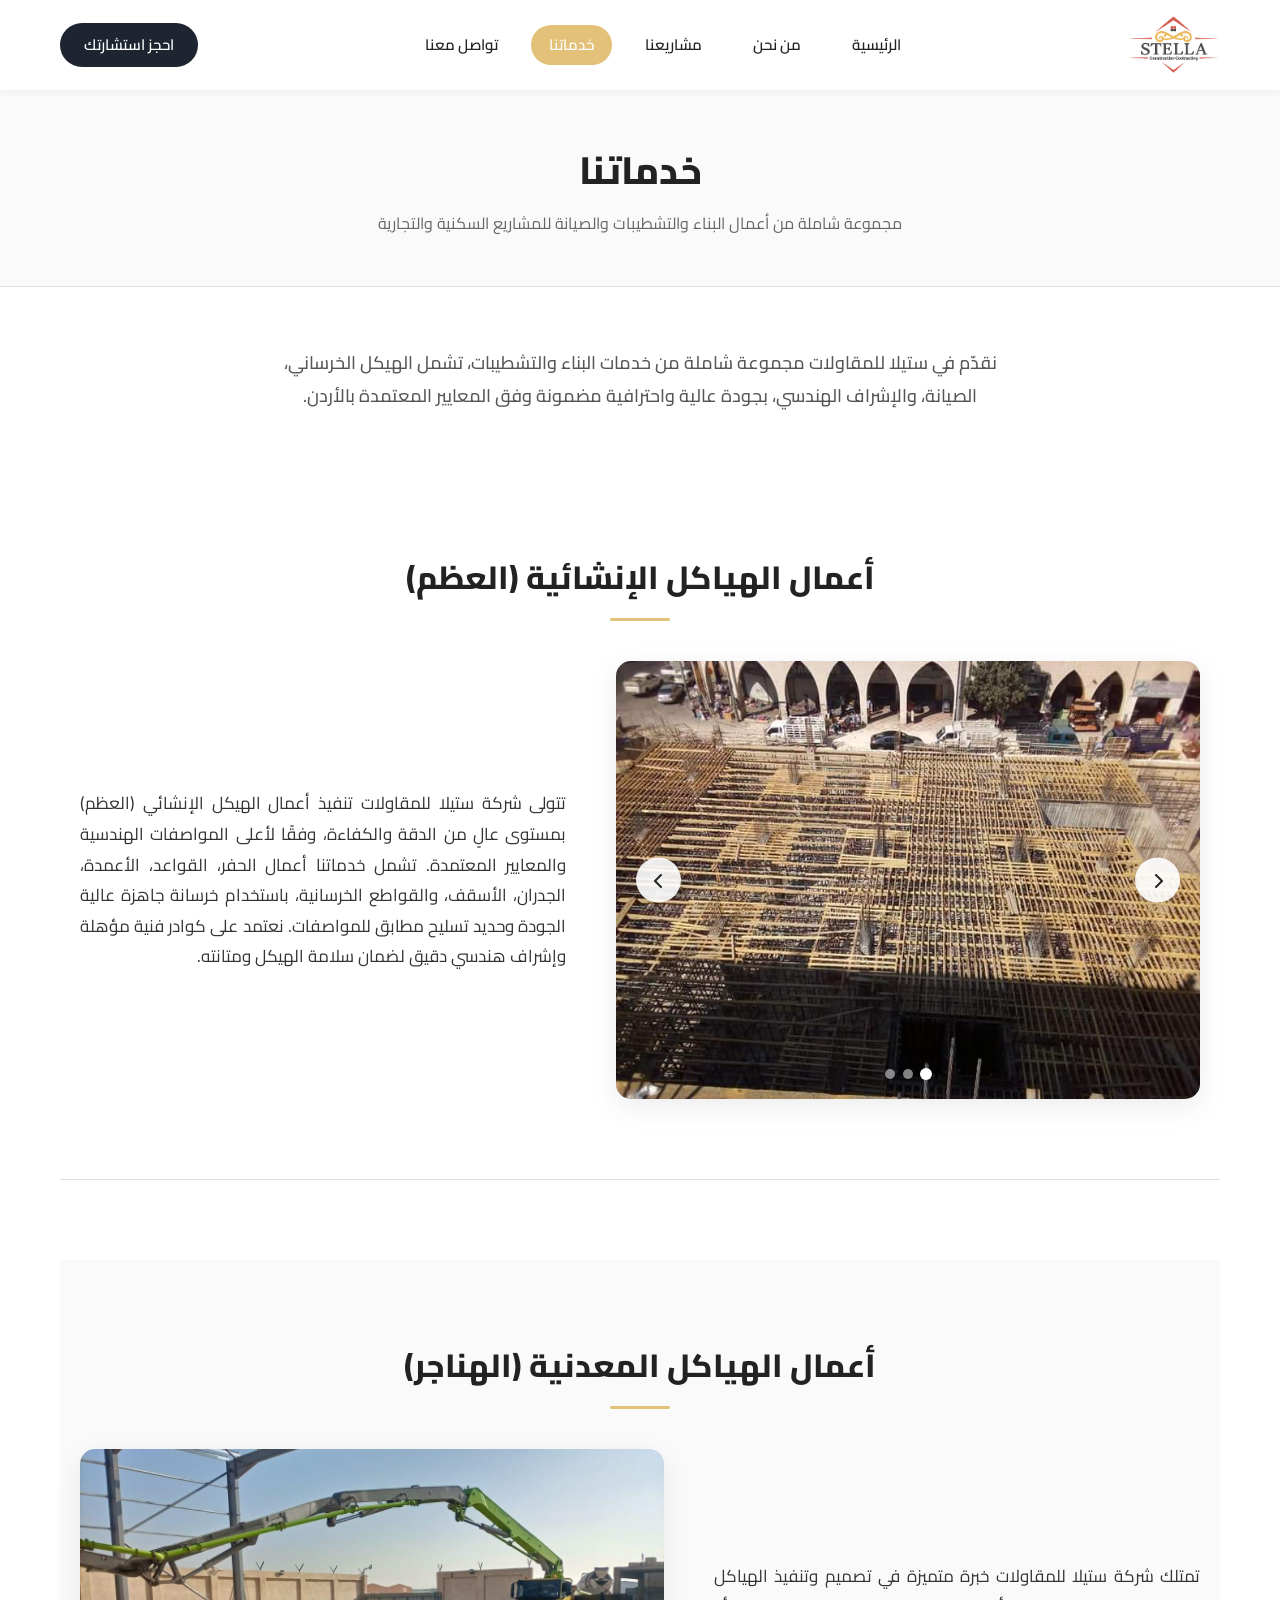
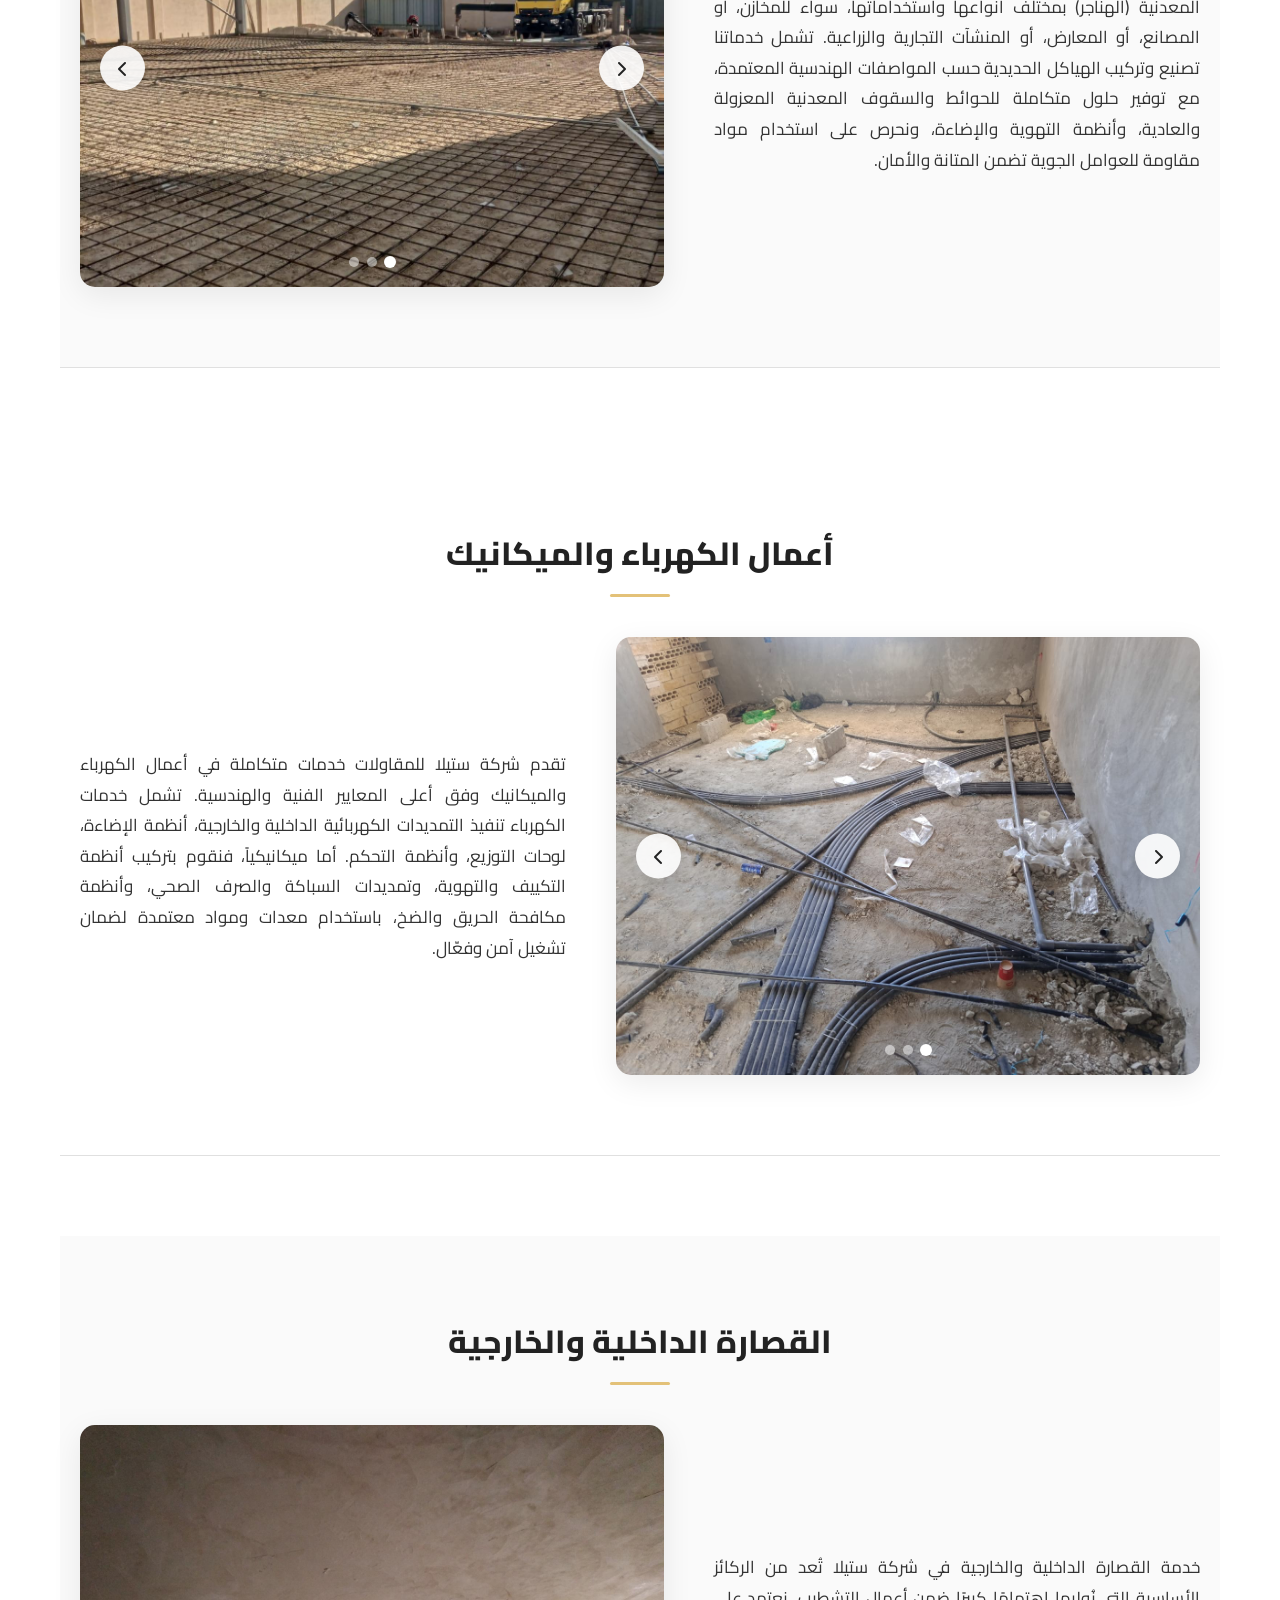
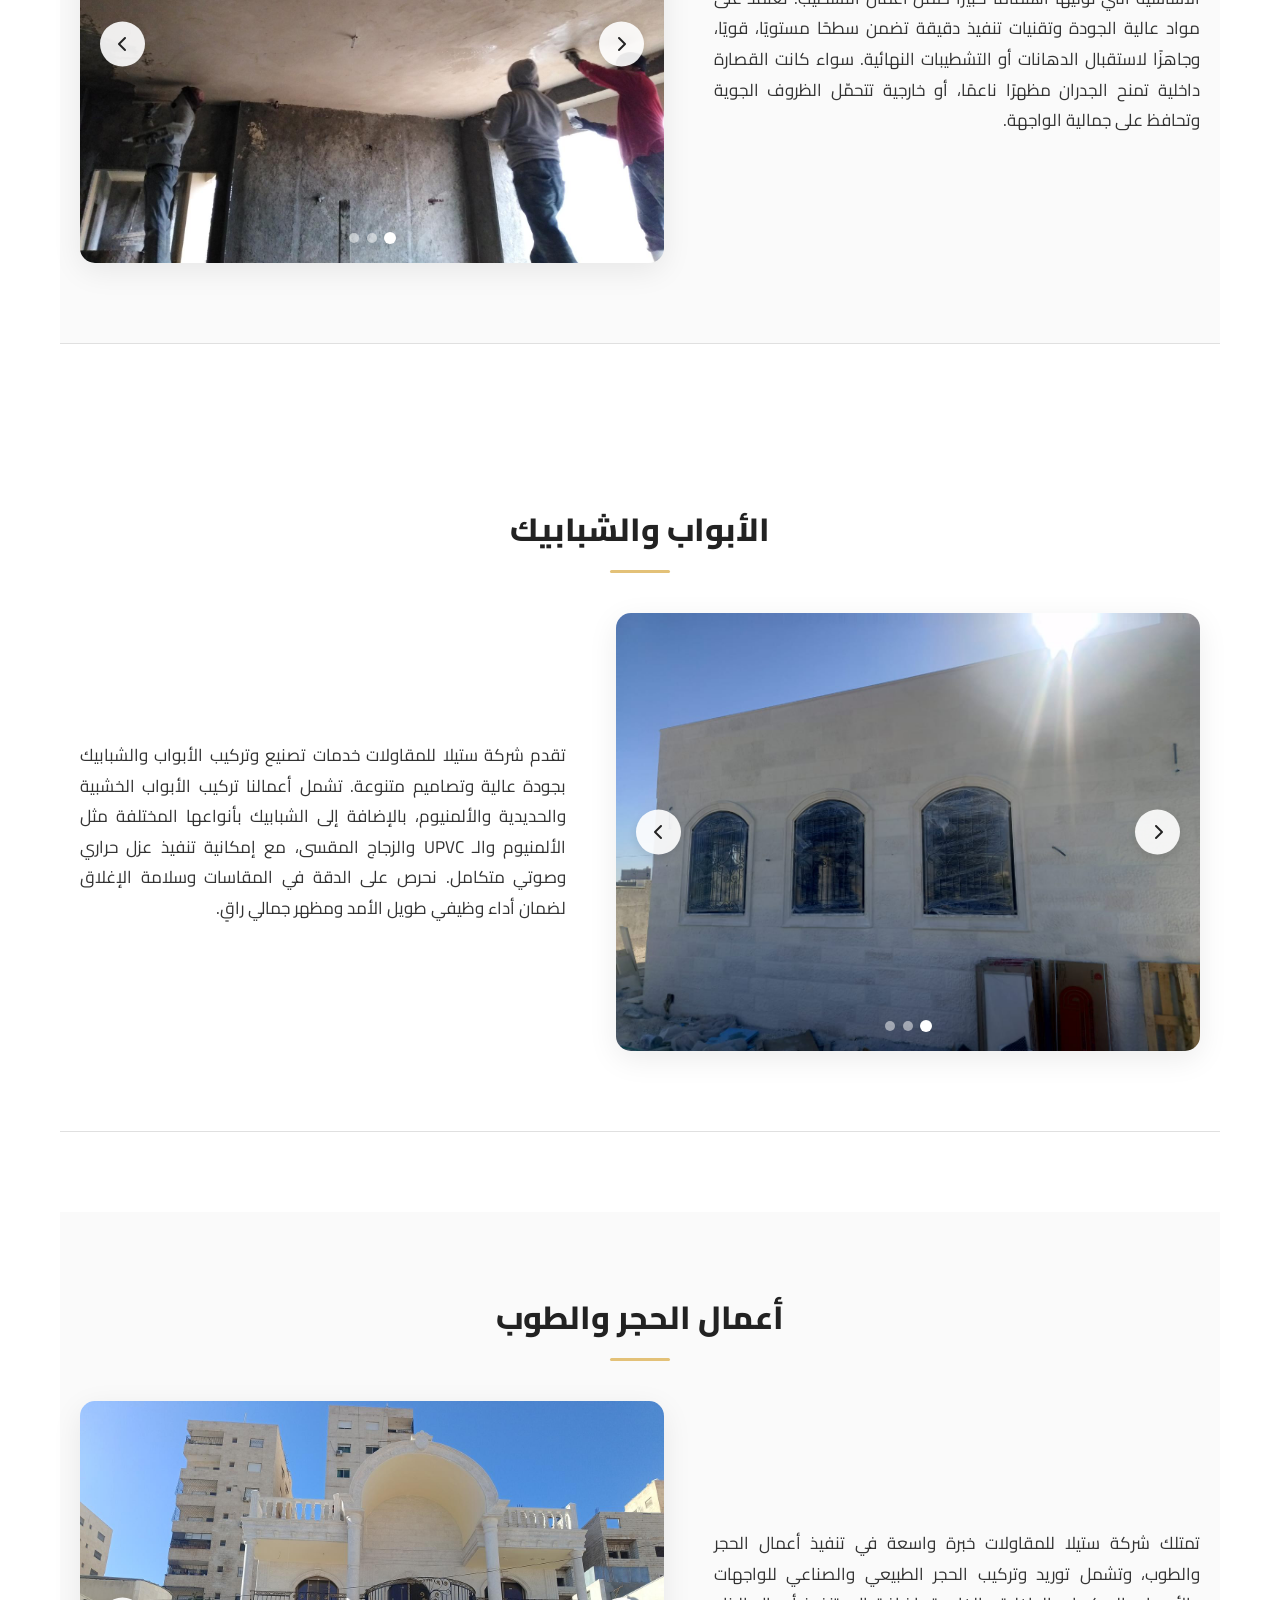
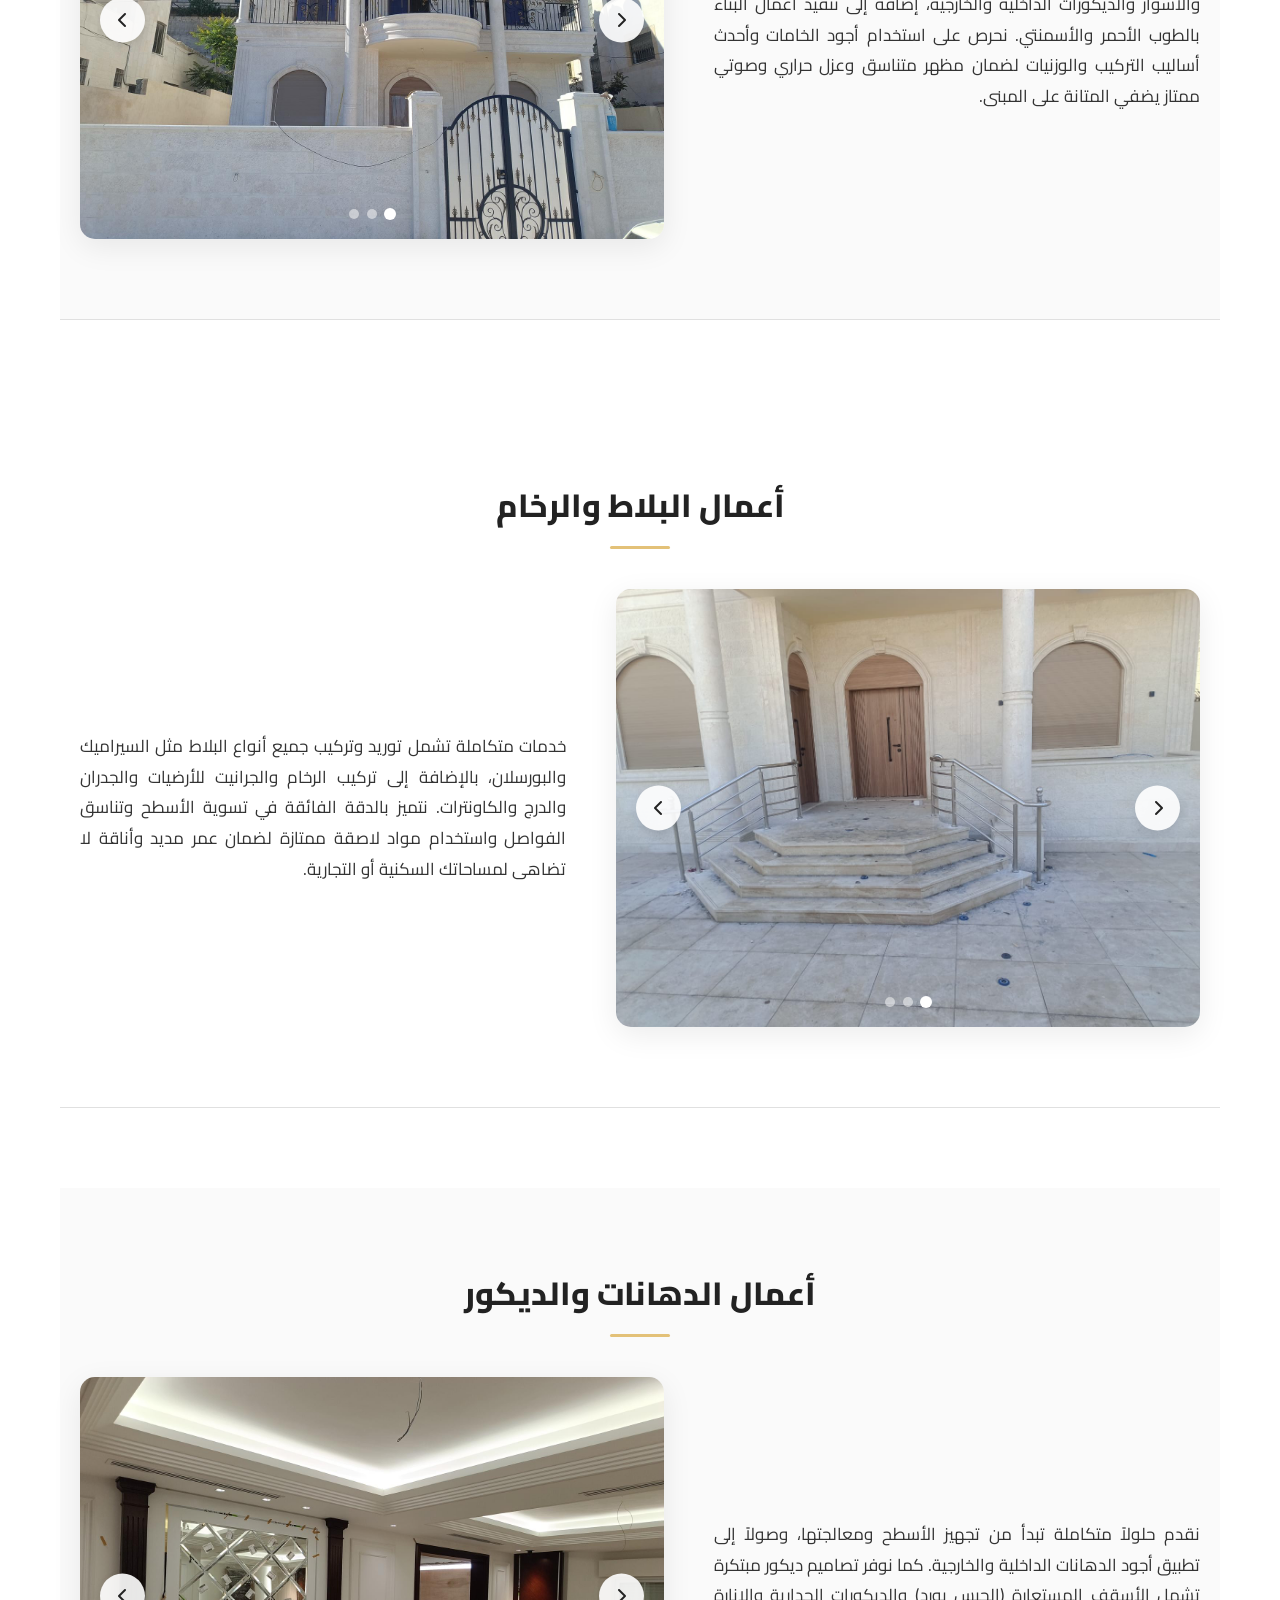
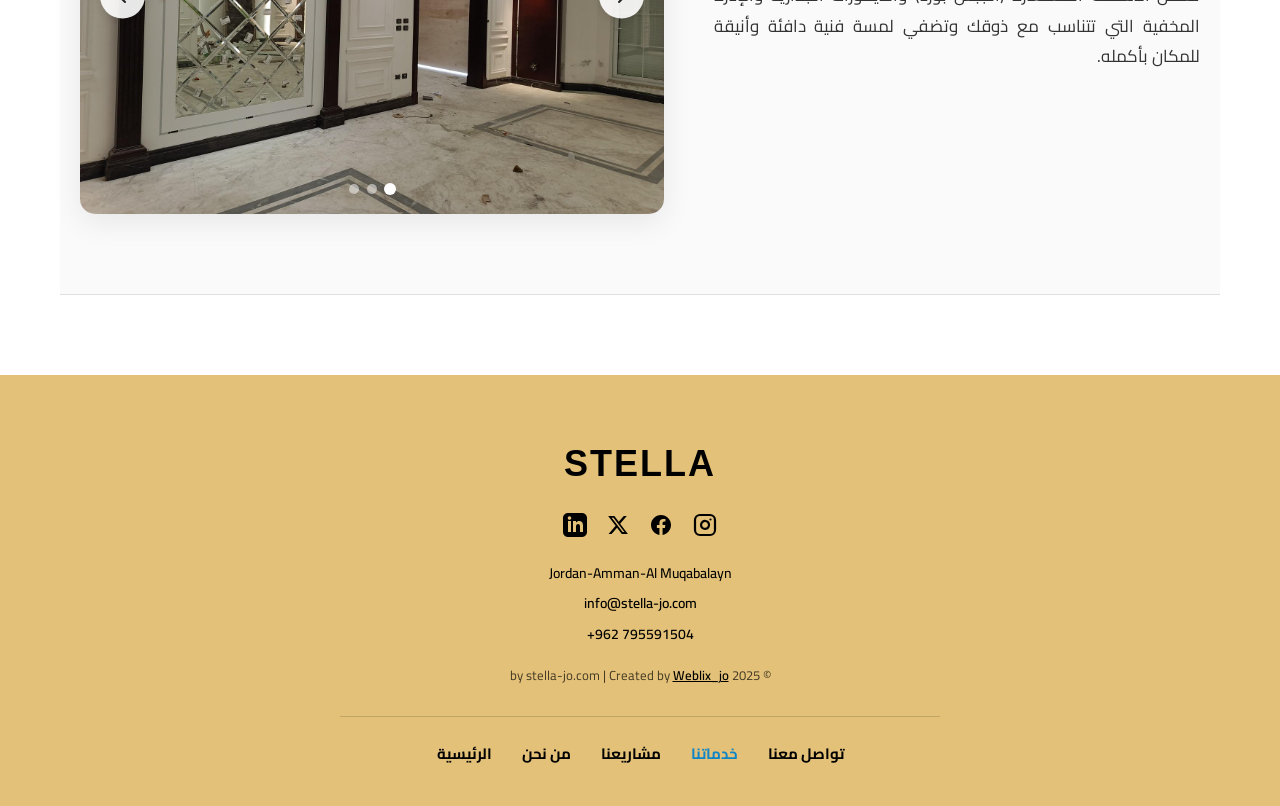
<file: services.html>
<!DOCTYPE html>
<html lang="ar" dir="rtl">
<head>
    <meta charset="UTF-8">
    <meta name="google-site-verification" content="pe7D3dU-62Nb_rDDzUlUPhvnsoC9Uukw9pT2M3aOP5E" />
    <!-- SEO & Canonical Link -->
    <link rel="canonical" href="https://www.stella-jo.com/services">

    <!-- Open Graph / Facebook -->
    <meta property="og:type" content="website">
    <meta property="og:url" content="https://www.stella-jo.com/services">
    <meta property="og:title" content="خدماتنا | Stella Construction">
    <meta property="og:description" content="تعرف على ستيلا للمقاولات – شركة مقاولات رائدة في الأردن بخبرة تتجاوز 15 عامًا في البناء، التشطيبات، والإشراف الهندسي، مع التزام كامل بالجودة والموعد.">
    <meta property="og:image" content="https://www.stella-jo.com/assets/images/logo.png">

    <!-- Twitter -->
    <meta property="twitter:card" content="summary_large_image">
    <meta property="twitter:url" content="https://www.stella-jo.com/services">
    <meta property="twitter:title" content="خدماتنا | Stella Construction">
    <meta property="twitter:description" content="تعرف على ستيلا للمقاولات – شركة مقاولات رائدة في الأردن بخبرة تتجاوز 15 عامًا في البناء، التشطيبات، والإشراف الهندسي، مع التزام كامل بالجودة والموعد.">
    <meta property="twitter:image" content="https://www.stella-jo.com/assets/images/logo.png">
    <meta name="viewport" content="width=device-width, initial-scale=1.0">
    
    <meta charset="UTF-8">
    <meta name="viewport" content="width=device-width, initial-scale=1.0">
    <title>خدماتنا | Stella Construction</title>
    <meta name="description" content="تعرف على ستيلا للمقاولات – شركة مقاولات رائدة في الأردن بخبرة تتجاوز 15 عامًا في البناء، التشطيبات، والإشراف الهندسي، مع التزام كامل بالجودة والموعد.">
    <link rel="icon" type="image/png" href="assets/images/logo.png">
    
    <!-- CSS Style -->
    <link rel="stylesheet" href="index.css">
    
    <!-- FontAwesome for Icons -->
    <link rel="stylesheet" href="https://cdnjs.cloudflare.com/ajax/libs/font-awesome/6.4.0/css/all.min.css">

</head>
<body>

    <!-- Header Navigation -->
    <header>
        
        <div class="container nav-container">
            <div class="logo">
                <a href="/">
                    <img width="949" height="673" src="assets/images/logo.png" alt="ستيلا للمقاولات">
                </a>
            </div>
            
            <button class="nav-toggle" aria-label="Toggle Navigation">
                <span></span>
                <span></span>
                <span></span>
            </button>
            
            <nav class="nav-menu">
                <a href="/" class="nav-link">الرئيسية</a>
                <a href="about-us"" class="nav-link">من نحن</a>
                <a href="our-project"" class="nav-link">مشاريعنا</a>
                <a href="services"" class="nav-link active">خدماتنا</a>
                <a href="countact-us"" class="nav-link">تواصل معنا</a>
            </nav>

            <div class="header-btn">
                <a href="countact-us"" class="btn-header">احجز استشارتك</a>
            </div>
        </div>
    
    </header>

    <!-- Page Title Banner -->
    <section style="background-color: var(--bg-light); padding: 50px 0; border-bottom: 1px solid var(--border-color); text-align: center;">
        <div class="container">
            <h1 style="font-size: 38px; font-weight: 800; color: var(--primary-color);">خدماتنا</h1>
            <p style="color: #666666; margin-top: 10px; font-size: 16px;">مجموعة شاملة من أعمال البناء والتشطيبات والصيانة للمشاريع السكنية والتجارية</p>
        </div>
    </section>

    <!-- Services Description Intro -->
    <section style="padding: 60px 0 20px 0;">
        <div class="container" style="text-align: center; max-width: 800px;">
            <p style="font-size: 18px; color: #555555; line-height: 1.8; font-weight: 500;">نقدّم في ستيلا للمقاولات مجموعة شاملة من خدمات البناء والتشطيبات، تشمل الهيكل الخرساني، الصيانة، والإشراف الهندسي، بجودة عالية واحترافية مضمونة وفق المعايير المعتمدة بالأردن.</p>
        </div>
    </section>

        <!-- Detailed Services List -->
    <section style="padding: 40px 0 80px 0;">
        <div class="container" style="display: flex; flex-direction: column; gap: 80px;">
            
            <!-- 1. Structuring Works -->
            <div class="service-detail-section" id="structuring-works">
                <h2 class="service-detail-title">أعمال الهياكل الإنشائية (العظم)</h2>
                <div class="service-detail-container">
                    <div class="service-slider-wrapper">
                        <div class="service-slider">
                            <div class="slides-container">
                                <img width="720" height="540" loading="lazy" src="assets/images/service-structuring-1.jpg" alt="أعمال الهياكل الإنشائية 1" class="active">
                                <img width="720" height="540" loading="lazy" src="assets/images/service-structuring-2.jpg" alt="أعمال الهياكل الإنشائية 2">
                                <img width="720" height="540" loading="lazy" src="assets/images/service-structuring-3.jpg" alt="أعمال الهياكل الإنشائية 3">
                            </div>
                            <button class="slider-btn prev" aria-label="Previous image"><i class="fa-solid fa-chevron-left"></i></button>
                            <button class="slider-btn next" aria-label="Next image"><i class="fa-solid fa-chevron-right"></i></button>
                            <div class="slider-dots">
                                <span class="dot active"></span>
                                <span class="dot"></span>
                                <span class="dot"></span>
                            </div>
                        </div>
                    </div>
                    <div class="service-detail-content">
                        <p>تتولى شركة ستيلا للمقاولات تنفيذ أعمال الهيكل الإنشائي (العظم) بمستوى عالٍ من الدقة والكفاءة، وفقًا لأعلى المواصفات الهندسية والمعايير المعتمدة. تشمل خدماتنا أعمال الحفر، القواعد، الأعمدة، الجدران، الأسقف، والقواطع الخرسانية، باستخدام خرسانة جاهزة عالية الجودة وحديد تسليح مطابق للمواصفات. نعتمد على كوادر فنية مؤهلة وإشراف هندسي دقيق لضمان سلامة الهيكل ومتانته.</p>
                    </div>
                </div>
            </div>

            <!-- 2. Steel Structures -->
            <div class="service-detail-section" id="steel-structures">
                <h2 class="service-detail-title">أعمال الهياكل المعدنية (الهناجر)</h2>
                <div class="service-detail-container">
                    <div class="service-slider-wrapper">
                        <div class="service-slider">
                            <div class="slides-container">
                                <img width="1200" height="1600" loading="lazy" src="assets/images/service-steel-1.jpg" alt="أعمال الهياكل المعدنية 1" class="active">
                                <img width="1200" height="1600" loading="lazy" src="assets/images/service-steel-2.jpg" alt="أعمال الهياكل المعدنية 2">
                                <img width="1200" height="1600" loading="lazy" src="assets/images/service-steel-3.jpg" alt="أعمال الهياكل المعدنية 3">
                            </div>
                            <button class="slider-btn prev" aria-label="Previous image"><i class="fa-solid fa-chevron-left"></i></button>
                            <button class="slider-btn next" aria-label="Next image"><i class="fa-solid fa-chevron-right"></i></button>
                            <div class="slider-dots">
                                <span class="dot active"></span>
                                <span class="dot"></span>
                                <span class="dot"></span>
                            </div>
                        </div>
                    </div>
                    <div class="service-detail-content">
                        <p>تمتلك شركة ستيلا للمقاولات خبرة متميزة في تصميم وتنفيذ الهياكل المعدنية (الهناجر) بمختلف أنواعها واستخداماتها، سواء للمخازن، أو المصانع، أو المعارض، أو المنشآت التجارية والزراعية. تشمل خدماتنا تصنيع وتركيب الهياكل الحديدية حسب المواصفات الهندسية المعتمدة، مع توفير حلول متكاملة للحوائط والسقوف المعدنية المعزولة والعادية، وأنظمة التهوية والإضاءة، ونحرص على استخدام مواد مقاومة للعوامل الجوية تضمن المتانة والأمان.</p>
                    </div>
                </div>
            </div>

            <!-- 3. MEP Works -->
            <div class="service-detail-section" id="mep-works">
                <h2 class="service-detail-title">أعمال الكهرباء والميكانيك</h2>
                <div class="service-detail-container">
                    <div class="service-slider-wrapper">
                        <div class="service-slider">
                            <div class="slides-container">
                                <img width="1280" height="960" loading="lazy" src="assets/images/service-mep-1.jpg" alt="أعمال الكهرباء والميكانيك 1" class="active">
                                <img width="1280" height="960" loading="lazy" src="assets/images/service-mep-2.jpg" alt="أعمال الكهرباء والميكانيك 2">
                                <img width="960" height="1280" loading="lazy" src="assets/images/service-mep-3.jpg" alt="أعمال الكهرباء والميكانيك 3">
                            </div>
                            <button class="slider-btn prev" aria-label="Previous image"><i class="fa-solid fa-chevron-left"></i></button>
                            <button class="slider-btn next" aria-label="Next image"><i class="fa-solid fa-chevron-right"></i></button>
                            <div class="slider-dots">
                                <span class="dot active"></span>
                                <span class="dot"></span>
                                <span class="dot"></span>
                            </div>
                        </div>
                    </div>
                    <div class="service-detail-content">
                        <p>تقدم شركة ستيلا للمقاولات خدمات متكاملة في أعمال الكهرباء والميكانيك وفق أعلى المعايير الفنية والهندسية. تشمل خدمات الكهرباء تنفيذ التمديدات الكهربائية الداخلية والخارجية، أنظمة الإضاءة، لوحات التوزيع، وأنظمة التحكم. أما ميكانيكياً، فنقوم بتركيب أنظمة التكييف والتهوية، وتمديدات السباكة والصرف الصحي، وأنظمة مكافحة الحريق والضخ، باستخدام معدات ومواد معتمدة لضمان تشغيل آمن وفعّال.</p>
                    </div>
                </div>
            </div>

            <!-- 4. Plastering -->
            <div class="service-detail-section" id="plastering-works">
                <h2 class="service-detail-title">القصارة الداخلية والخارجية</h2>
                <div class="service-detail-container">
                    <div class="service-slider-wrapper">
                        <div class="service-slider">
                            <div class="slides-container">
                                <img width="1600" height="1200" loading="lazy" src="assets/images/service-plastering-1.jpg" alt="القصارة الداخلية والخارجية 1" class="active">
                                <img width="1600" height="1200" loading="lazy" src="assets/images/service-plastering-2.jpg" alt="القصارة الداخلية والخارجية 2">
                                <img width="1600" height="1200" loading="lazy" src="assets/images/service-plastering-3.jpg" alt="القصارة الداخلية والخارجية 3">
                            </div>
                            <button class="slider-btn prev" aria-label="Previous image"><i class="fa-solid fa-chevron-left"></i></button>
                            <button class="slider-btn next" aria-label="Next image"><i class="fa-solid fa-chevron-right"></i></button>
                            <div class="slider-dots">
                                <span class="dot active"></span>
                                <span class="dot"></span>
                                <span class="dot"></span>
                            </div>
                        </div>
                    </div>
                    <div class="service-detail-content">
                        <p>خدمة القصارة الداخلية والخارجية في شركة ستيلا تُعد من الركائز الأساسية التي نُوليها اهتمامًا كبيرًا ضمن أعمال التشطيب. نعتمد على مواد عالية الجودة وتقنيات تنفيذ دقيقة تضمن سطحًا مستويًا، قويًا، وجاهزًا لاستقبال الدهانات أو التشطيبات النهائية. سواء كانت القصارة داخلية تمنح الجدران مظهرًا ناعمًا، أو خارجية تتحمّل الظروف الجوية وتحافظ على جمالية الواجهة.</p>
                    </div>
                </div>
            </div>

            <!-- 5. Doors & Windows -->
            <div class="service-detail-section" id="doors-windows">
                <h2 class="service-detail-title">الأبواب والشبابيك</h2>
                <div class="service-detail-container">
                    <div class="service-slider-wrapper">
                        <div class="service-slider">
                            <div class="slides-container">
                                <img width="1280" height="960" loading="lazy" src="assets/images/service-doors-1.jpg" alt="الأبواب والشبابيك 1" class="active">
                                <img width="800" height="600" loading="lazy" src="assets/images/service-doors-2.jpg" alt="الأبواب والشبابيك 2">
                                <img width="600" height="800" loading="lazy" src="assets/images/service-doors-3.jpg" alt="الأبواب والشبابيك 3">
                            </div>
                            <button class="slider-btn prev" aria-label="Previous image"><i class="fa-solid fa-chevron-left"></i></button>
                            <button class="slider-btn next" aria-label="Next image"><i class="fa-solid fa-chevron-right"></i></button>
                            <div class="slider-dots">
                                <span class="dot active"></span>
                                <span class="dot"></span>
                                <span class="dot"></span>
                            </div>
                        </div>
                    </div>
                    <div class="service-detail-content">
                        <p>تقدم شركة ستيلا للمقاولات خدمات تصنيع وتركيب الأبواب والشبابيك بجودة عالية وتصاميم متنوعة. تشمل أعمالنا تركيب الأبواب الخشبية والحديدية والألمنيوم، بالإضافة إلى الشبابيك بأنواعها المختلفة مثل الألمنيوم والـ UPVC والزجاج المقسى، مع إمكانية تنفيذ عزل حراري وصوتي متكامل. نحرص على الدقة في المقاسات وسلامة الإغلاق لضمان أداء وظيفي طويل الأمد ومظهر جمالي راقٍ.</p>
                    </div>
                </div>
            </div>

            <!-- 6. Stone masonry -->
            <div class="service-detail-section" id="stone-masonry">
                <h2 class="service-detail-title">أعمال الحجر والطوب</h2>
                <div class="service-detail-container">
                    <div class="service-slider-wrapper">
                        <div class="service-slider">
                            <div class="slides-container">
                                <img width="1600" height="1200" loading="lazy" src="assets/images/service-stone-1.jpg" alt="أعمال الحجر والطوب 1" class="active">
                                <img width="1600" height="1200" loading="lazy" src="assets/images/service-stone-2.jpg" alt="أعمال الحجر والطوب 2">
                                <img width="1600" height="1200" loading="lazy" src="assets/images/service-stone-3.jpg" alt="أعمال الحجر والطوب 3">
                            </div>
                            <button class="slider-btn prev" aria-label="Previous image"><i class="fa-solid fa-chevron-left"></i></button>
                            <button class="slider-btn next" aria-label="Next image"><i class="fa-solid fa-chevron-right"></i></button>
                            <div class="slider-dots">
                                <span class="dot active"></span>
                                <span class="dot"></span>
                                <span class="dot"></span>
                            </div>
                        </div>
                    </div>
                    <div class="service-detail-content">
                        <p>تمتلك شركة ستيلا للمقاولات خبرة واسعة في تنفيذ أعمال الحجر والطوب، وتشمل توريد وتركيب الحجر الطبيعي والصناعي للواجهات والأسوار والديكورات الداخلية والخارجية، إضافة إلى تنفيذ أعمال البناء بالطوب الأحمر والأسمنتي. نحرص على استخدام أجود الخامات وأحدث أساليب التركيب والوزنيات لضمان مظهر متناسق وعزل حراري وصوتي ممتاز يضفي المتانة على المبنى.</p>
                    </div>
                </div>
            </div>

            <!-- 7. Tiling & Marble -->
            <div class="service-detail-section" id="tiling-marble">
                <h2 class="service-detail-title">أعمال البلاط والرخام</h2>
                <div class="service-detail-container">
                    <div class="service-slider-wrapper">
                        <div class="service-slider">
                            <div class="slides-container">
                                <img width="1280" height="960" loading="lazy" src="assets/images/service-tiling-1.jpg" alt="أعمال البلاط والرخام 1" class="active">
                                <img width="1200" height="1600" loading="lazy" src="assets/images/service-tiling-2.jpg" alt="أعمال البلاط والرخام 2">
                                <img width="1280" height="960" loading="lazy" src="assets/images/service-tiling-3.jpg" alt="أعمال البلاط والرخام 3">
                            </div>
                            <button class="slider-btn prev" aria-label="Previous image"><i class="fa-solid fa-chevron-left"></i></button>
                            <button class="slider-btn next" aria-label="Next image"><i class="fa-solid fa-chevron-right"></i></button>
                            <div class="slider-dots">
                                <span class="dot active"></span>
                                <span class="dot"></span>
                                <span class="dot"></span>
                            </div>
                        </div>
                    </div>
                    <div class="service-detail-content">
                        <p>خدمات متكاملة تشمل توريد وتركيب جميع أنواع البلاط مثل السيراميك والبورسلان، بالإضافة إلى تركيب الرخام والجرانيت للأرضيات والجدران والدرج والكاونترات. نتميز بالدقة الفائقة في تسوية الأسطح وتناسق الفواصل واستخدام مواد لاصقة ممتازة لضمان عمر مديد وأناقة لا تضاهى لمساحاتك السكنية أو التجارية.</p>
                    </div>
                </div>
            </div>

            <!-- 8. Painting & Decor -->
            <div class="service-detail-section" id="painting-decor">
                <h2 class="service-detail-title">أعمال الدهانات والديكور</h2>
                <div class="service-detail-container">
                    <div class="service-slider-wrapper">
                        <div class="service-slider">
                            <div class="slides-container">
                                <img width="1600" height="1200" loading="lazy" src="assets/images/service-painting-1.jpg" alt="أعمال الدهانات والديكور 1" class="active">
                                <img width="1600" height="1200" loading="lazy" src="assets/images/service-painting-2.jpg" alt="أعمال الدهانات والديكور 2">
                                <img width="1600" height="1200" loading="lazy" src="assets/images/service-painting-3.jpg" alt="أعمال الدهانات والديكور 3">
                            </div>
                            <button class="slider-btn prev" aria-label="Previous image"><i class="fa-solid fa-chevron-left"></i></button>
                            <button class="slider-btn next" aria-label="Next image"><i class="fa-solid fa-chevron-right"></i></button>
                            <div class="slider-dots">
                                <span class="dot active"></span>
                                <span class="dot"></span>
                                <span class="dot"></span>
                            </div>
                        </div>
                    </div>
                    <div class="service-detail-content">
                        <p>نقدم حلولاً متكاملة تبدأ من تجهيز الأسطح ومعالجتها، وصولاً إلى تطبيق أجود الدهانات الداخلية والخارجية. كما نوفر تصاميم ديكور مبتكرة تشمل الأسقف المستعارة (الجبس بورد) والديكورات الجدارية والإنارة المخفية التي تتناسب مع ذوقك وتضفي لمسة فنية دافئة وأنيقة للمكان بأكمله.</p>
                    </div>
                </div>
            </div>
            
        </div>
    </section>


    <!-- Footer -->
    <footer></footer>

    <!-- Navigation & Scroll Script -->
    <script>
        // Mobile Menu toggle
        const navToggle = document.querySelector('.nav-toggle');
        const navMenu = document.querySelector('.nav-menu');
        
        navToggle.addEventListener('click', () => {
            navMenu.classList.toggle('active');
            navToggle.classList.toggle('active');
        });
        
        document.addEventListener('click', (e) => {
            if (!navToggle.contains(e.target) && !navMenu.contains(e.target)) {
                navMenu.classList.remove('active');
                navToggle.classList.remove('active');
            }
        });

        // Smart Header scroll reveal
        let lastScrollY = window.scrollY;
        const header = document.querySelector('header');
        
        window.addEventListener('scroll', () => {
            if (window.scrollY > lastScrollY && window.scrollY > 150) {
                // Scroll Down - hide header
                header.classList.add('header-hidden');
            } else {
                // Scroll Up - show header
                header.classList.remove('header-hidden');
            }
            lastScrollY = window.scrollY;
        });

        // Sliders Logic
        document.querySelectorAll('.service-slider').forEach(slider => {
            const images = slider.querySelectorAll('.slides-container img');
            const dots = slider.querySelectorAll('.slider-dots .dot');
            const btnPrev = slider.querySelector('.slider-btn.prev');
            const btnNext = slider.querySelector('.slider-btn.next');
            let current = 0;
            const total = images.length;

            function showSlide(index) {
                images.forEach(img => img.classList.remove('active'));
                dots.forEach(dot => dot.classList.remove('active'));
                
                images[index].classList.add('active');
                dots[index].classList.add('active');
                current = index;
            }

            btnNext.addEventListener('click', () => {
                let nextIdx = (current + 1) % total;
                showSlide(nextIdx);
            });

            btnPrev.addEventListener('click', () => {
                let prevIdx = (current - 1 + total) % total;
                showSlide(prevIdx);
            });

            dots.forEach((dot, idx) => {
                dot.addEventListener('click', () => {
                    showSlide(idx);
                });
            });

            // Auto-slide every 5 seconds
            let autoSlide = setInterval(() => {
                let nextIdx = (current + 1) % total;
                showSlide(nextIdx);
            }, 5000);

            // Pause on hover
            slider.addEventListener('mouseenter', () => clearInterval(autoSlide));
            slider.addEventListener('mouseleave', () => {
                autoSlide = setInterval(() => {
                    let nextIdx = (current + 1) % total;
                    showSlide(nextIdx);
                }, 5000);
            });
        });
    </script>
    <script src="footer.js"></script>
</body>
</html>
</file>
<file: index.css>
@import url('https://fonts.googleapis.com/css2?family=Cairo:wght@300;400;500;600;700;800&display=swap');

/* Global variables */
:root {
    --primary-color: #222222;
    --accent-color: #e3c178;
    --accent-light: #f7eddc;
    --text-color: #333333;
    --bg-white: #ffffff;
    --bg-light: #fafafa;
    --border-color: #e0e0e0;
    --font-family: 'Cairo', sans-serif;
    --transition-speed: 0.3s;
    --border-radius-lg: 30px;
    --border-radius-md: 15px;
    --border-radius-sm: 8px;
}

/* Base resets */
html {
    scroll-behavior: smooth;
}

* {
    margin: 0;
    padding: 0;
    box-sizing: border-box;
    font-family: var(--font-family);
}

body {
    color: var(--text-color);
    background-color: var(--bg-white);
    line-height: 1.6;
    direction: rtl;
    text-align: right;
    padding-top: 90px;
}

input, select, textarea, button {
    font-family: var(--font-family);
}

a {
    color: inherit;
    text-decoration: none;
    transition: all var(--transition-speed) ease;
}

ul {
    list-style: none;
}

img {
    max-width: 100%;
    height: auto;
    display: block;
}

.container {
    width: 100%;
    max-width: 1200px;
    margin: 0 auto;
    padding: 0 20px;
}

section {
    padding: 80px 0;
}

/* Header & Navigation */
header {
    background-color: var(--bg-white);
    box-shadow: 0 2px 10px rgba(0, 0, 0, 0.05);
    position: fixed;
    top: 0;
    left: 0;
    width: 100%;
    z-index: 1000;
    transition: transform 0.4s cubic-bezier(0.16, 1, 0.3, 1);
}

header.header-hidden {
    transform: translateY(-100%);
}

.nav-container {
    display: flex;
    justify-content: space-between;
    align-items: center;
    height: 90px;
}

.logo a {
    display: flex;
    align-items: center;
}

.logo img {
    height: 65px;
    width: auto;
    object-fit: contain;
}

.nav-menu {
    display: flex;
    align-items: center;
    gap: 15px;
}

.nav-link {
    font-size: 15px;
    font-weight: 600;
    color: var(--primary-color);
    padding: 8px 18px;
    border-radius: 50px;
    transition: all var(--transition-speed) ease;
}

.nav-link:hover {
    color: var(--accent-color);
}

.nav-link.active {
    background-color: var(--accent-color);
    color: var(--bg-white) !important;
}

.header-btn {
    display: flex;
    justify-content: flex-end;
}

.btn-header {
    display: inline-block;
    padding: 10px 24px;
    background-color: #1e2530; /* dark navy background from screenshot */
    color: var(--bg-white);
    font-size: 15px;
    font-weight: 600;
    border-radius: 50px;
    transition: all var(--transition-speed) ease;
}

.btn-header:hover {
    background-color: var(--accent-color);
    color: var(--primary-color);
}

.nav-toggle {
    display: none;
    flex-direction: column;
    gap: 6px;
    cursor: pointer;
    background: none;
    border: none;
}

.nav-toggle span {
    display: block;
    width: 28px;
    height: 3px;
    background-color: var(--primary-color);
    transition: all var(--transition-speed) ease;
}

/* Buttons */
.btn {
    display: inline-block;
    padding: 10px 32px;
    border: 1px solid var(--primary-color);
    border-radius: 50px;
    font-size: 16px;
    font-weight: 600;
    background-color: transparent;
    color: var(--primary-color);
    cursor: pointer;
    transition: all var(--transition-speed) ease;
    text-align: center;
}

.btn:hover {
    background-color: var(--primary-color);
    color: var(--bg-white);
}

.btn-accent {
    background-color: var(--accent-color);
    border-color: var(--accent-color);
    color: var(--primary-color);
}

.btn-accent:hover {
    background-color: var(--primary-color);
    border-color: var(--primary-color);
    color: var(--bg-white);
}

/* Titles */
.section-title {
    font-size: 36px;
    font-weight: 700;
    color: var(--primary-color);
    margin-bottom: 20px;
    text-align: center;
    position: relative;
}

.section-subtitle {
    font-size: 16px;
    color: #666666;
    max-width: 800px;
    margin: 0 auto 50px auto;
    text-align: center;
}

/* Hero Section */
.hero {
    background-color: var(--bg-light);
    padding: 120px 0;
    min-height: calc(100vh - 80px);
    display: flex;
    align-items: center;
    background-image: url('assets/images/why-us.jpg');
    background-size: cover;
    background-position: center;
    background-attachment: fixed;
}

.hero-content {
    max-width: 650px;
    display: flex;
    flex-direction: column;
    gap: 20px;
    background-color: rgba(255, 255, 255, 0.85);
    backdrop-filter: blur(12px);
    -webkit-backdrop-filter: blur(12px);
    padding: 45px;
    border-radius: var(--border-radius-md);
    border: 1px solid rgba(255, 255, 255, 0.6);
    box-shadow: 0 15px 35px rgba(0, 0, 0, 0.08);
}

.hero-tagline {
    font-size: 18px;
    font-weight: 600;
    color: var(--accent-color);
    text-transform: uppercase;
}

.hero-title {
    font-size: 48px;
    font-weight: 800;
    color: var(--primary-color);
    line-height: 1.3;
}

.hero-description {
    font-size: 18px;
    color: #555555;
    margin-bottom: 20px;
}

.services-section {
    background-color: var(--accent-color);
    border-bottom: 1px solid rgba(0, 0, 0, 0.05);
}

.services-section .section-title {
    color: var(--primary-color);
}

.services-section .section-subtitle {
    color: rgba(0, 0, 0, 0.75);
}

/* Services section on Home & Services Page */
.services-grid {
    display: grid;
    grid-template-columns: repeat(auto-fit, minmax(320px, 1fr));
    gap: 30px;
}

.service-card {
    background-color: var(--bg-white);
    border: 1px solid var(--border-color);
    border-radius: var(--border-radius-md);
    padding: 40px 30px;
    transition: all var(--transition-speed) ease;
    display: flex;
    flex-direction: column;
    align-items: center;
    text-align: center;
    gap: 20px;
    scroll-margin-top: 110px;
}

.service-card:hover {
    transform: translateY(-5px);
    box-shadow: 0 10px 30px rgba(0, 0, 0, 0.05);
    border-color: var(--accent-color);
}

.service-icon {
    width: 64px;
    height: 64px;
    background-color: var(--accent-light);
    border-radius: 50%;
    display: flex;
    align-items: center;
    justify-content: center;
    padding: 16px;
}

.service-icon img {
    width: 100%;
    height: 100%;
    object-fit: contain;
}

.service-title {
    font-size: 20px;
    font-weight: 700;
    color: var(--primary-color);
}

.service-description {
    font-size: 15px;
    color: #666666;
    line-height: 1.7;
}

/* Why Us Section */
.why-us-container {
    display: grid;
    grid-template-columns: 1fr 1.2fr;
    gap: 50px;
    align-items: center;
}

.why-us-content {
    display: flex;
    flex-direction: column;
    gap: 25px;
}

.why-us-title {
    font-size: 32px;
    font-weight: 700;
    color: var(--primary-color);
}

.why-us-text {
    font-size: 17px;
    color: #555555;
    line-height: 1.8;
}

.why-us-list {
    display: flex;
    flex-direction: column;
    gap: 15px;
}

.why-us-list-item {
    display: flex;
    align-items: center;
    gap: 12px;
    font-size: 16px;
    font-weight: 600;
}

.why-us-list-item::before {
    content: '✓';
    display: inline-flex;
    align-items: center;
    justify-content: center;
    width: 24px;
    height: 24px;
    background-color: var(--accent-color);
    color: var(--primary-color);
    border-radius: 50%;
    font-size: 12px;
    font-weight: bold;
}

.why-us-image {
    position: relative;
    border-radius: var(--border-radius-lg) 0 var(--border-radius-lg) var(--border-radius-lg);
    overflow: hidden;
    box-shadow: 0 15px 35px rgba(0, 0, 0, 0.1);
}

.why-us-image img {
    width: 100%;
    height: auto;
    display: block;
    transition: transform var(--transition-speed) ease;
}

.why-us-image:hover img {
    transform: scale(1.05);
}

/* Projects grid */
.projects-grid {
    display: grid;
    grid-template-columns: repeat(auto-fit, minmax(450px, 1fr));
    gap: 40px;
}

.project-card {
    background-color: var(--bg-white);
    overflow: hidden;
    display: flex;
    flex-direction: column;
    gap: 15px;
}

.project-image {
    border-radius: var(--border-radius-md);
    overflow: hidden;
    aspect-ratio: 16 / 10;
    box-shadow: 0 4px 15px rgba(0,0,0,0.05);
}

.project-image img {
    width: 100%;
    height: 100%;
    object-fit: cover;
    transition: transform 0.5s ease;
}

.project-card:hover .project-image img {
    transform: scale(1.06);
}

.project-title {
    font-size: 20px;
    font-weight: 700;
    color: var(--primary-color);
    text-align: center;
    transition: color var(--transition-speed) ease;
}

.project-card:hover .project-title {
    color: var(--accent-color);
}

/* Statistics section (About Page) */
.stats-section {
    background-color: var(--bg-light);
    border-top: 1px solid var(--border-color);
    border-bottom: 1px solid var(--border-color);
    padding: 60px 0;
}

.stats-grid {
    display: grid;
    grid-template-columns: repeat(3, 1fr);
    gap: 30px;
    text-align: center;
}

.stat-item {
    display: flex;
    flex-direction: column;
    gap: 10px;
}

.stat-number {
    font-size: 48px;
    font-weight: 800;
    color: var(--accent-color);
}

.stat-label {
    font-size: 18px;
    font-weight: 600;
    color: var(--primary-color);
}

/* Contact Info & Map (Contact Page / Section) */
.contact-container {
    display: grid;
    grid-template-columns: 1fr 1fr;
    gap: 50px;
}

.contact-info-side {
    display: flex;
    flex-direction: column;
    gap: 30px;
}

.contact-text {
    font-size: 16px;
    color: #555555;
    line-height: 1.8;
}

.contact-details {
    display: flex;
    flex-direction: column;
    gap: 20px;
}

.contact-detail-item {
    display: flex;
    align-items: center;
    gap: 15px;
    font-size: 16px;
}

.contact-detail-icon {
    font-size: 20px;
    color: var(--accent-color);
    width: 30px;
    text-align: center;
}

.map-container {
    border-radius: var(--border-radius-md);
    overflow: hidden;
    box-shadow: 0 10px 30px rgba(0, 0, 0, 0.05);
    height: 400px;
    border: 1px solid var(--border-color);
}

.map-container iframe {
    width: 100%;
    height: 100%;
    border: 0;
}

/* Team section */
.team-grid {
    display: grid;
    grid-template-columns: repeat(auto-fit, minmax(280px, 1fr));
    gap: 40px;
    justify-content: center;
}

.team-card {
    background-color: var(--bg-white);
    border: 1px solid var(--border-color);
    border-radius: var(--border-radius-md);
    padding: 30px;
    text-align: center;
    display: flex;
    flex-direction: column;
    align-items: center;
    gap: 15px;
    box-shadow: 0 4px 15px rgba(0, 0, 0, 0.02);
}

.team-avatar {
    width: 100px;
    height: 100px;
    background-color: var(--accent-light);
    border-radius: 50%;
    display: flex;
    align-items: center;
    justify-content: center;
    font-size: 36px;
    color: var(--accent-color);
    font-weight: 700;
}

.team-name {
    font-size: 20px;
    font-weight: 700;
    color: var(--primary-color);
}

.team-role {
    font-size: 15px;
    color: #666666;
    font-weight: 600;
}

/* Footer style */
footer {
    background-color: var(--accent-color);
    color: #000000;
    padding: 60px 0 40px 0;
    width: 100%;
}

.footer-container {
    display: flex;
    flex-direction: column;
    align-items: center;
    gap: 20px;
    text-align: center;
}

.footer-logo {
    font-size: 36px;
    font-weight: 800;
    letter-spacing: 2px;
    color: #000000;
    font-family: sans-serif;
}

.footer-socials {
    display: flex;
    gap: 25px;
    font-size: 22px;
}

.footer-socials a {
    color: #000000;
    transition: transform var(--transition-speed) ease, color var(--transition-speed) ease;
}

.footer-socials a:hover {
    transform: translateY(-3px);
    color: #1085c5;
}

.footer-info {
    display: flex;
    flex-direction: column;
    gap: 8px;
    font-size: 14px;
    font-weight: 500;
}

.footer-info a {
    color: #000000;
    text-decoration: none;
    font-weight: 600;
}

.footer-info a:hover {
    color: #1085c5;
}

.footer-menu {
    display: flex;
    gap: 30px;
    flex-wrap: wrap;
    justify-content: center;
    margin-top: 10px;
    border-top: 1px solid rgba(0, 0, 0, 0.15);
    padding-top: 25px;
    width: 100%;
    max-width: 600px;
}

.footer-menu-link {
    font-size: 15px;
    font-weight: 700;
    color: #000000;
    text-decoration: none;
    transition: color var(--transition-speed) ease;
}

.footer-menu-link:hover {
    color: #1085c5;
}

.footer-menu-link.active {
    color: #1085c5;
    text-decoration: none;
}

.footer-copyright {
    font-size: 13px;
    color: rgba(0, 0, 0, 0.7);
}

.footer-copyright a {
    font-weight: 600;
    color: #000000;
    text-decoration: underline;
}

.footer-copyright a:hover {
    color: #1085c5;
}

/* Responsive CSS */
@media (max-width: 992px) {
    .why-us-container,
    .contact-container {
        grid-template-columns: 1fr;
        gap: 40px;
    }
    
    .why-us-image {
        order: -1;
    }
    
    .nav-toggle {
        display: flex;
    }
    
    .nav-menu {
        position: fixed;
        top: 90px;
        right: -100%;
        width: 80%;
        max-width: 300px;
        height: calc(100vh - 90px);
        background-color: var(--bg-white);
        flex-direction: column;
        padding: 40px;
        box-shadow: -5px 0 15px rgba(0,0,0,0.05);
        transition: right var(--transition-speed) ease;
    }
    
    .nav-menu.active {
        right: 0;
    }
    
    .header-btn {
        display: none;
    }
    
    .projects-grid {
        grid-template-columns: 1fr;
    }
}

@media (max-width: 768px) {
    section {
        padding: 60px 0;
    }
    
    .hero {
        background-image: url('assets/images/why-us.jpg');
        background-attachment: scroll;
    }
    
    .hero-content {
        padding: 25px 20px;
    }
    
    .hero-title {
        font-size: 32px;
    }
    
    .stats-grid {
        grid-template-columns: 1fr;
        gap: 40px;
    }
}

/* Service Detailed Page Styles (Sliders & Layouts) */
.service-detail-section {
    padding: 80px 0;
    border-bottom: 1px solid var(--border-color);
    scroll-margin-top: 110px;
}

.service-detail-section:nth-child(even) {
    background-color: var(--bg-light);
}

.service-detail-title {
    font-size: 32px;
    font-weight: 800;
    color: var(--primary-color);
    text-align: center;
    margin-bottom: 40px;
    position: relative;
}

.service-detail-title::after {
    content: '';
    display: block;
    width: 60px;
    height: 3px;
    background-color: var(--accent-color);
    margin: 15px auto 0 auto;
    border-radius: 2px;
}

.service-detail-container {
    display: flex;
    align-items: center;
    gap: 50px;
    max-width: 1200px;
    margin: 0 auto;
    padding: 0 20px;
}

/* Alternate row layouts on desktop */
.service-detail-section:nth-child(even) .service-detail-container {
    flex-direction: row-reverse;
}

.service-slider-wrapper {
    flex: 1.2;
    min-width: 0;
}

.service-detail-content {
    flex: 1;
    font-size: 17px;
    line-height: 1.8;
    color: var(--text-color);
    text-align: justify;
}

/* Slider CSS */
.service-slider {
    position: relative;
    width: 100%;
    aspect-ratio: 4 / 3;
    border-radius: var(--border-radius-md);
    overflow: hidden;
    box-shadow: 0 8px 30px rgba(0, 0, 0, 0.08);
}

.slides-container {
    width: 100%;
    height: 100%;
    position: relative;
}

.slides-container img {
    position: absolute;
    top: 0;
    left: 0;
    width: 100%;
    height: 100%;
    object-fit: cover;
    opacity: 0;
    transition: opacity 0.5s ease-in-out;
    z-index: 1;
}

.slides-container img.active {
    opacity: 1;
    z-index: 2;
}

/* Slider Buttons */
.slider-btn {
    position: absolute;
    top: 50%;
    transform: translateY(-50%);
    width: 45px;
    height: 45px;
    border-radius: 50%;
    background-color: rgba(255, 255, 255, 0.9);
    border: none;
    cursor: pointer;
    z-index: 10;
    display: flex;
    align-items: center;
    justify-content: center;
    font-size: 16px;
    color: var(--primary-color);
    box-shadow: 0 4px 10px rgba(0, 0, 0, 0.1);
    transition: all var(--transition-speed) ease;
}

.slider-btn:hover {
    background-color: var(--primary-color);
    color: var(--bg-white);
}

.slider-btn.prev {
    left: 20px;
}

.slider-btn.next {
    right: 20px;
}

/* Slider Dots */
.slider-dots {
    position: absolute;
    bottom: 20px;
    left: 50%;
    transform: translateX(-50%);
    display: flex;
    gap: 8px;
    z-index: 10;
}

.slider-dots .dot {
    width: 10px;
    height: 10px;
    border-radius: 50%;
    background-color: rgba(255, 255, 255, 0.5);
    cursor: pointer;
    transition: all var(--transition-speed) ease;
}

.slider-dots .dot.active {
    background-color: var(--bg-white);
    transform: scale(1.2);
}

/* Responsive details */
@media (max-width: 992px) {
    .service-detail-container {
        flex-direction: column !important;
        gap: 30px;
    }
    
    .service-slider-wrapper,
    .service-detail-content {
        width: 100%;
    }
    
    .service-detail-title {
        font-size: 26px;
    }
    
    .service-detail-content {
        font-size: 16px;
        text-align: right;
    }
}
</file>
